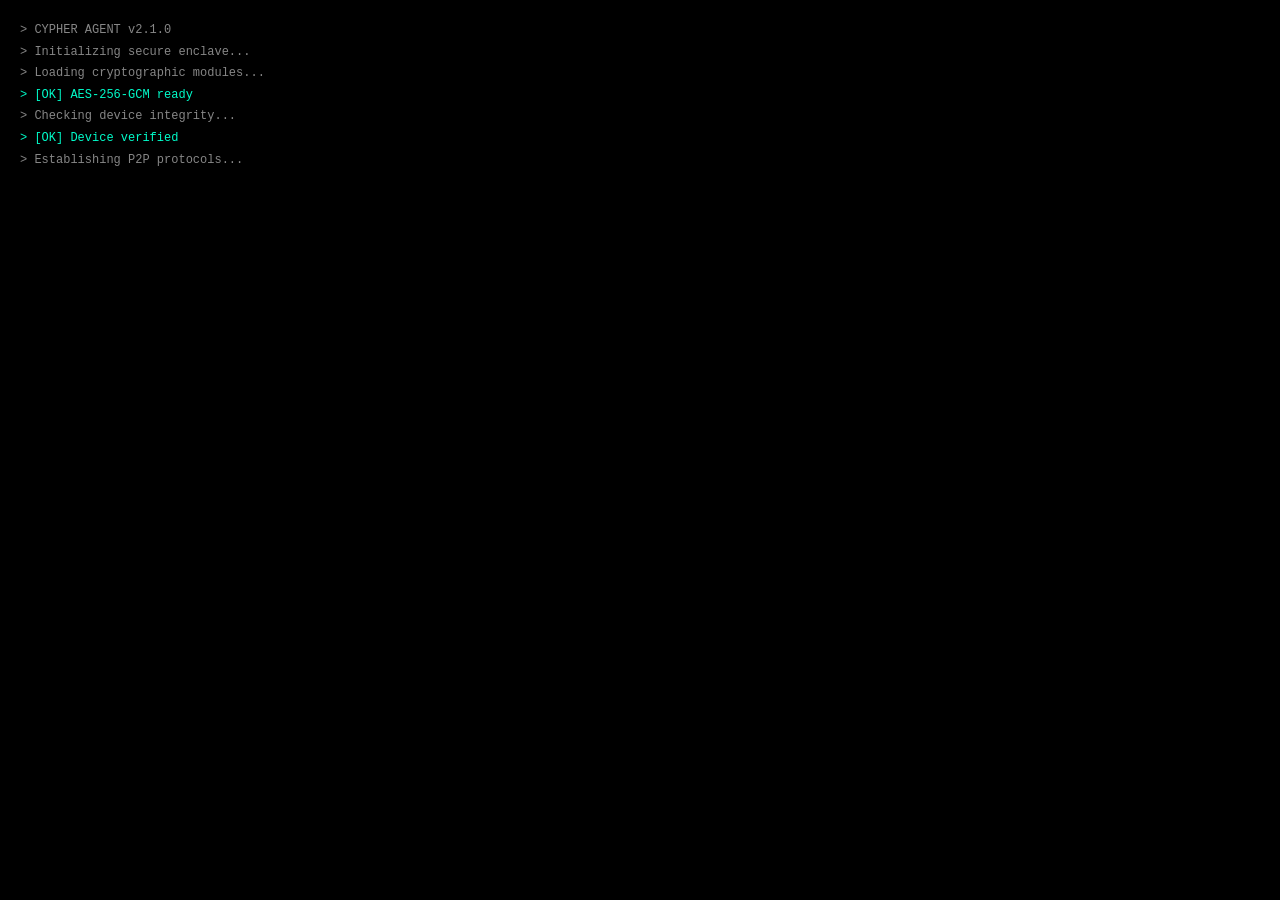
<file: docs/agent-ui-cypher.html>
<!DOCTYPE html>
<html lang="en">
<head>
    <meta charset="UTF-8">
    <meta name="viewport" content="width=device-width, initial-scale=1.0, maximum-scale=1.0, user-scalable=no">
    <title>CYPHER Agent</title>
    <style>
        /* --- CYPHER Design Tokens --- */
        :root {
            --cypher-text-bright: #ffffff;
            --cypher-text: #aaaaaa;
            --cypher-text-dim: #888888;
            --cypher-text-muted: #666666;
            --cypher-text-faint: #444444;
            --cypher-text-ghost: #333333;

            --cypher-bg-darkest: #000000;
            --cypher-bg-dark: #0a0a0a;
            --cypher-bg: #111111;
            --cypher-bg-light: #1a1a1a;
        }

        /* Default Theme (Cyan) */
        body {
            --cypher-primary: #00FFCC;
            --cypher-primary-dim: #00CCAA;
            --cypher-primary-glow: rgba(0, 255, 204, 0.5);
            --cypher-primary-subtle: rgba(0, 255, 204, 0.2);
            --cypher-primary-faint: rgba(0, 255, 204, 0.1);
        }

        /* Matrix Theme */
        body.theme-matrix {
            --cypher-primary: #00FF41;
            --cypher-primary-dim: #00CC33;
            --cypher-primary-glow: rgba(0, 255, 65, 0.5);
            --cypher-primary-subtle: rgba(0, 255, 65, 0.2);
            --cypher-primary-faint: rgba(0, 255, 65, 0.1);
        }

        /* --- Reset --- */
        * {
            box-sizing: border-box;
            margin: 0;
            padding: 0;
            user-select: none;
            -webkit-tap-highlight-color: transparent;
        }

        body {
            font-family: 'Courier New', Consolas, Monaco, monospace;
            background: var(--cypher-bg-darkest);
            color: var(--cypher-primary);
            min-height: 100vh;
            overflow: hidden;
            touch-action: manipulation;
        }

        /* --- Boot Screen --- */
        #boot-screen {
            position: fixed;
            inset: 0;
            background: var(--cypher-bg-darkest);
            z-index: 2000;
            padding: 20px;
            display: flex;
            flex-direction: column;
            overflow: hidden;
        }

        #boot-log {
            font-size: 12px;
            line-height: 1.8;
        }

        .boot-line {
            opacity: 0;
            animation: fadeIn 0.3s forwards;
        }

        .boot-line.dim { color: var(--cypher-text-dim); }
        .boot-line.success { color: var(--cypher-primary); }

        @keyframes fadeIn {
            to { opacity: 1; }
        }

        /* --- Lock Screen --- */
        #lock-screen {
            position: fixed;
            inset: 0;
            background: var(--cypher-bg-darkest);
            z-index: 1000;
            display: none;
            flex-direction: column;
            align-items: center;
            justify-content: center;
        }

        .lock-time {
            font-size: 4rem;
            font-weight: bold;
            text-shadow: 0 0 30px var(--cypher-primary-glow);
            margin-bottom: 8px;
        }

        .lock-date {
            font-size: 10px;
            color: var(--cypher-text-dim);
            text-transform: uppercase;
            letter-spacing: 2px;
            margin-bottom: 60px;
        }

        .lock-status {
            font-size: 9px;
            color: var(--cypher-text-muted);
            text-transform: uppercase;
            letter-spacing: 1px;
            margin-bottom: 40px;
        }

        .swipe-track {
            width: 220px;
            height: 50px;
            border: 1px solid var(--cypher-primary);
            border-radius: 25px;
            display: flex;
            align-items: center;
            padding: 5px;
            position: relative;
        }

        .swipe-handle {
            width: 40px;
            height: 40px;
            background: var(--cypher-primary);
            border-radius: 50%;
            display: flex;
            align-items: center;
            justify-content: center;
            color: var(--cypher-bg-darkest);
            font-size: 14px;
            touch-action: none;
            cursor: pointer;
            box-shadow: 0 0 15px var(--cypher-primary-glow);
        }

        .swipe-text {
            position: absolute;
            width: 100%;
            text-align: center;
            font-size: 9px;
            text-transform: uppercase;
            letter-spacing: 2px;
            pointer-events: none;
            opacity: 0.4;
        }

        /* --- Status Bar --- */
        .status-bar {
            position: fixed;
            top: 0;
            left: 0;
            right: 0;
            height: 32px;
            background: var(--cypher-bg-darkest);
            border-bottom: 1px solid var(--cypher-primary-subtle);
            display: flex;
            align-items: center;
            justify-content: space-between;
            padding: 0 16px;
            font-size: 10px;
            z-index: 100;
        }

        .status-bar .system-name {
            display: flex;
            align-items: center;
            gap: 6px;
            font-weight: bold;
            letter-spacing: 0.1em;
        }

        .status-bar .clock {
            font-size: 12px;
        }

        .connection-dot {
            width: 6px;
            height: 6px;
            border-radius: 50%;
            background: var(--cypher-text-muted);
        }

        .connection-dot.connected {
            background: var(--cypher-primary);
            box-shadow: 0 0 8px var(--cypher-primary-glow);
        }

        /* --- Main Area --- */
        .main-area {
            padding-top: 48px;
            padding-bottom: 80px;
            min-height: 100vh;
            overflow-y: auto;
        }

        /* --- Icon Grid --- */
        .icon-grid {
            display: grid;
            grid-template-columns: repeat(3, 1fr);
            gap: 24px;
            padding: 24px;
            max-width: 320px;
            margin: 0 auto;
        }

        .app-icon {
            display: flex;
            flex-direction: column;
            align-items: center;
            gap: 8px;
            cursor: pointer;
        }

        .app-icon-box {
            width: 56px;
            height: 56px;
            border: 1px solid var(--cypher-primary-subtle);
            display: flex;
            align-items: center;
            justify-content: center;
            position: relative;
            transition: all 0.15s;
        }

        .app-icon-box svg {
            width: 24px;
            height: 24px;
            stroke: var(--cypher-primary);
            stroke-width: 1.5;
            fill: none;
        }

        .app-icon-box::before {
            content: '';
            position: absolute;
            inset: 0;
            background-image: repeating-conic-gradient(var(--cypher-primary) 0% 25%, transparent 0% 50%);
            background-size: 2px 2px;
            opacity: 0;
            transition: opacity 0.15s;
        }

        .app-icon:active .app-icon-box::before {
            opacity: 0.5;
        }

        .app-icon:active .app-icon-box {
            border-color: var(--cypher-primary);
            box-shadow: 0 0 15px var(--cypher-primary-glow);
        }

        .app-icon-label {
            font-size: 9px;
            text-transform: uppercase;
            letter-spacing: 0.1em;
            color: var(--cypher-text-dim);
        }

        .app-icon:active .app-icon-label {
            color: var(--cypher-primary);
        }

        /* --- App Screens --- */
        .app-screen {
            position: fixed;
            top: 32px;
            left: 0;
            right: 0;
            bottom: 64px;
            background: var(--cypher-bg-darkest);
            z-index: 50;
            display: none;
            flex-direction: column;
            transform: translateY(20px);
            opacity: 0;
            transition: transform 0.2s, opacity 0.2s;
        }

        .app-screen.active {
            display: flex;
            transform: translateY(0);
            opacity: 1;
        }

        .app-header {
            height: 44px;
            border-bottom: 1px solid var(--cypher-primary-subtle);
            display: flex;
            align-items: center;
            justify-content: space-between;
            padding: 0 16px;
            background: var(--cypher-bg);
        }

        .app-title {
            font-size: 11px;
            font-weight: bold;
            text-transform: uppercase;
            letter-spacing: 0.1em;
        }

        .app-close {
            width: 32px;
            height: 32px;
            display: flex;
            align-items: center;
            justify-content: center;
            cursor: pointer;
            opacity: 0.6;
        }

        .app-close:active {
            opacity: 1;
        }

        .app-body {
            flex: 1;
            overflow-y: auto;
            padding: 16px;
        }

        /* --- Profile Card --- */
        .profile-card {
            text-align: center;
            padding: 24px 16px;
        }

        .profile-avatar {
            width: 100px;
            height: 100px;
            border-radius: 50%;
            border: 2px solid var(--cypher-primary);
            margin: 0 auto 16px;
            display: flex;
            align-items: center;
            justify-content: center;
            font-size: 32px;
            background: var(--cypher-bg);
            box-shadow: 0 0 30px var(--cypher-primary-glow);
        }

        .profile-codename {
            font-size: 20px;
            font-weight: bold;
            margin-bottom: 4px;
            text-shadow: 0 0 10px var(--cypher-primary-glow);
        }

        .profile-level {
            font-size: 10px;
            color: var(--cypher-text-dim);
            text-transform: uppercase;
            letter-spacing: 0.1em;
            margin-bottom: 24px;
        }

        .profile-stats {
            display: grid;
            grid-template-columns: repeat(3, 1fr);
            gap: 16px;
            padding: 16px;
            border: 1px solid var(--cypher-primary-subtle);
            background: var(--cypher-bg);
        }

        .stat-item {
            text-align: center;
        }

        .stat-value {
            font-size: 20px;
            font-weight: bold;
            margin-bottom: 4px;
        }

        .stat-label {
            font-size: 8px;
            color: var(--cypher-text-muted);
            text-transform: uppercase;
            letter-spacing: 0.05em;
        }

        /* --- Scanner Screen --- */
        .scanner-container {
            display: flex;
            flex-direction: column;
            align-items: center;
            padding: 24px;
        }

        .scanner-frame {
            width: 200px;
            height: 200px;
            border: 2px solid var(--cypher-primary);
            position: relative;
            margin-bottom: 24px;
            display: flex;
            align-items: center;
            justify-content: center;
        }

        .scanner-corner {
            position: absolute;
            width: 20px;
            height: 20px;
            border: 2px solid var(--cypher-primary);
        }

        .scanner-corner.tl { top: -2px; left: -2px; border-right: none; border-bottom: none; }
        .scanner-corner.tr { top: -2px; right: -2px; border-left: none; border-bottom: none; }
        .scanner-corner.bl { bottom: -2px; left: -2px; border-right: none; border-top: none; }
        .scanner-corner.br { bottom: -2px; right: -2px; border-left: none; border-top: none; }

        .scanner-line {
            position: absolute;
            left: 0;
            right: 0;
            height: 2px;
            background: var(--cypher-primary);
            box-shadow: 0 0 10px var(--cypher-primary-glow);
            animation: scanLine 2s linear infinite;
        }

        @keyframes scanLine {
            0% { top: 0; }
            50% { top: calc(100% - 2px); }
            100% { top: 0; }
        }

        .scanner-text {
            font-size: 10px;
            color: var(--cypher-text-dim);
            text-transform: uppercase;
            letter-spacing: 0.1em;
            text-align: center;
        }

        .scanner-text.highlight {
            color: var(--cypher-primary);
            margin-top: 8px;
        }

        /* --- Intel List --- */
        .intel-list {
            display: flex;
            flex-direction: column;
            gap: 12px;
        }

        .intel-item {
            border: 1px solid var(--cypher-primary-subtle);
            padding: 12px;
            position: relative;
            cursor: pointer;
        }

        .intel-item::before {
            content: '';
            position: absolute;
            inset: 0;
            background-image: repeating-conic-gradient(var(--cypher-primary) 0% 25%, transparent 0% 50%);
            background-size: 2px 2px;
            opacity: 0;
            transition: opacity 0.1s;
        }

        .intel-item:active::before {
            opacity: 0.2;
        }

        .intel-item-header {
            display: flex;
            justify-content: space-between;
            align-items: center;
            margin-bottom: 4px;
        }

        .intel-item-name {
            font-size: 12px;
            font-weight: bold;
            position: relative;
        }

        .intel-item-badge {
            font-size: 8px;
            padding: 2px 6px;
            border: 1px solid var(--cypher-primary);
            text-transform: uppercase;
            letter-spacing: 0.05em;
            position: relative;
        }

        .intel-item-meta {
            font-size: 9px;
            color: var(--cypher-text-muted);
            position: relative;
        }

        /* --- Settings List --- */
        .settings-list {
            display: flex;
            flex-direction: column;
        }

        .settings-item {
            display: flex;
            justify-content: space-between;
            align-items: center;
            padding: 16px 0;
            border-bottom: 1px solid var(--cypher-primary-subtle);
        }

        .settings-label {
            font-size: 12px;
        }

        .settings-value {
            font-size: 11px;
            color: var(--cypher-text-dim);
        }

        .toggle-switch {
            width: 40px;
            height: 22px;
            border: 1px solid var(--cypher-primary);
            border-radius: 11px;
            position: relative;
            cursor: pointer;
        }

        .toggle-switch::after {
            content: '';
            position: absolute;
            top: 3px;
            left: 3px;
            width: 14px;
            height: 14px;
            background: var(--cypher-primary);
            border-radius: 50%;
            transition: transform 0.2s;
        }

        .toggle-switch.active::after {
            transform: translateX(18px);
        }

        /* --- Dock --- */
        .dock {
            position: fixed;
            bottom: 0;
            left: 0;
            right: 0;
            height: 64px;
            background: var(--cypher-bg-darkest);
            border-top: 1px solid var(--cypher-primary-subtle);
            display: flex;
            justify-content: space-around;
            align-items: center;
            padding-bottom: env(safe-area-inset-bottom);
            z-index: 100;
        }

        .dock-btn {
            display: flex;
            flex-direction: column;
            align-items: center;
            gap: 4px;
            cursor: pointer;
            padding: 8px 16px;
            opacity: 0.6;
            transition: opacity 0.15s;
        }

        .dock-btn:active,
        .dock-btn.active {
            opacity: 1;
        }

        .dock-btn svg {
            width: 20px;
            height: 20px;
            stroke: var(--cypher-primary);
            stroke-width: 1.5;
            fill: none;
        }

        .dock-btn-label {
            font-size: 8px;
            text-transform: uppercase;
            letter-spacing: 0.05em;
        }

        /* --- CRT Overlay --- */
        .crt-overlay {
            position: fixed;
            inset: 0;
            pointer-events: none;
            z-index: 9999;
            background: repeating-linear-gradient(
                0deg,
                rgba(0, 0, 0, 0.1) 0px,
                rgba(0, 0, 0, 0.1) 1px,
                transparent 1px,
                transparent 2px
            );
            opacity: 0.3;
        }

        /* Hidden by default */
        #main-ui { display: none; }
    </style>
</head>
<body>
    <div class="crt-overlay"></div>

    <!-- Boot Screen -->
    <div id="boot-screen">
        <div id="boot-log"></div>
    </div>

    <!-- Lock Screen -->
    <div id="lock-screen">
        <div class="lock-time" id="lockTime">00:00</div>
        <div class="lock-date" id="lockDate">Loading...</div>
        <div class="lock-status">CYPHER AGENT v2.1</div>
        <div class="swipe-track">
            <span class="swipe-text">Slide to unlock</span>
            <div class="swipe-handle" id="swipeHandle">→</div>
        </div>
    </div>

    <!-- Main UI -->
    <div id="main-ui">
        <!-- Status Bar -->
        <div class="status-bar">
            <div class="system-name">
                <div class="connection-dot" id="connectionDot"></div>
                <span>CYPHER</span>
            </div>
            <div class="clock" id="topClock">00:00</div>
        </div>

        <!-- Main Area with Icon Grid -->
        <div class="main-area">
            <div class="icon-grid">
                <div class="app-icon" onclick="openApp('scanner')">
                    <div class="app-icon-box">
                        <svg viewBox="0 0 24 24"><path d="M3 7V5a2 2 0 0 1 2-2h2M17 3h2a2 2 0 0 1 2 2v2M21 17v2a2 2 0 0 1-2 2h-2M7 21H5a2 2 0 0 1-2-2v-2"/><rect x="7" y="7" width="10" height="10"/></svg>
                    </div>
                    <span class="app-icon-label">Scan</span>
                </div>
                <div class="app-icon" onclick="openApp('profile')">
                    <div class="app-icon-box">
                        <svg viewBox="0 0 24 24"><circle cx="12" cy="8" r="4"/><path d="M20 21a8 8 0 1 0-16 0"/></svg>
                    </div>
                    <span class="app-icon-label">Profile</span>
                </div>
                <div class="app-icon" onclick="openApp('intel')">
                    <div class="app-icon-box">
                        <svg viewBox="0 0 24 24"><path d="M14.5 2H6a2 2 0 0 0-2 2v16a2 2 0 0 0 2 2h12a2 2 0 0 0 2-2V7.5L14.5 2z"/><polyline points="14 2 14 8 20 8"/></svg>
                    </div>
                    <span class="app-icon-label">Intel</span>
                </div>
                <div class="app-icon" onclick="openApp('comms')">
                    <div class="app-icon-box">
                        <svg viewBox="0 0 24 24"><path d="M21 15a2 2 0 0 1-2 2H7l-4 4V5a2 2 0 0 1 2-2h14a2 2 0 0 1 2 2z"/></svg>
                    </div>
                    <span class="app-icon-label">Comms</span>
                </div>
                <div class="app-icon" onclick="openApp('settings')">
                    <div class="app-icon-box">
                        <svg viewBox="0 0 24 24"><circle cx="12" cy="12" r="3"/><path d="M19.4 15a1.65 1.65 0 0 0 .33 1.82l.06.06a2 2 0 0 1 0 2.83 2 2 0 0 1-2.83 0l-.06-.06a1.65 1.65 0 0 0-1.82-.33 1.65 1.65 0 0 0-1 1.51V21a2 2 0 0 1-2 2 2 2 0 0 1-2-2v-.09A1.65 1.65 0 0 0 9 19.4a1.65 1.65 0 0 0-1.82.33l-.06.06a2 2 0 0 1-2.83 0 2 2 0 0 1 0-2.83l.06-.06a1.65 1.65 0 0 0 .33-1.82 1.65 1.65 0 0 0-1.51-1H3a2 2 0 0 1-2-2 2 2 0 0 1 2-2h.09A1.65 1.65 0 0 0 4.6 9a1.65 1.65 0 0 0-.33-1.82l-.06-.06a2 2 0 0 1 0-2.83 2 2 0 0 1 2.83 0l.06.06a1.65 1.65 0 0 0 1.82.33H9a1.65 1.65 0 0 0 1-1.51V3a2 2 0 0 1 2-2 2 2 0 0 1 2 2v.09a1.65 1.65 0 0 0 1 1.51 1.65 1.65 0 0 0 1.82-.33l.06-.06a2 2 0 0 1 2.83 0 2 2 0 0 1 0 2.83l-.06.06a1.65 1.65 0 0 0-.33 1.82V9a1.65 1.65 0 0 0 1.51 1H21a2 2 0 0 1 2 2 2 2 0 0 1-2 2h-.09a1.65 1.65 0 0 0-1.51 1z"/></svg>
                    </div>
                    <span class="app-icon-label">Config</span>
                </div>
                <div class="app-icon" onclick="toggleTheme()">
                    <div class="app-icon-box">
                        <svg viewBox="0 0 24 24"><circle cx="12" cy="12" r="5"/><line x1="12" y1="1" x2="12" y2="3"/><line x1="12" y1="21" x2="12" y2="23"/><line x1="4.22" y1="4.22" x2="5.64" y2="5.64"/><line x1="18.36" y1="18.36" x2="19.78" y2="19.78"/><line x1="1" y1="12" x2="3" y2="12"/><line x1="21" y1="12" x2="23" y2="12"/><line x1="4.22" y1="19.78" x2="5.64" y2="18.36"/><line x1="18.36" y1="5.64" x2="19.78" y2="4.22"/></svg>
                    </div>
                    <span class="app-icon-label">Theme</span>
                </div>
            </div>
        </div>

        <!-- App: Scanner -->
        <div class="app-screen" id="app-scanner">
            <div class="app-header">
                <span class="app-title">Terminal Scanner</span>
                <div class="app-close" onclick="closeApp('scanner')">✕</div>
            </div>
            <div class="app-body">
                <div class="scanner-container">
                    <div class="scanner-frame">
                        <div class="scanner-corner tl"></div>
                        <div class="scanner-corner tr"></div>
                        <div class="scanner-corner bl"></div>
                        <div class="scanner-corner br"></div>
                        <div class="scanner-line"></div>
                        <svg width="48" height="48" viewBox="0 0 24 24" fill="none" stroke="var(--cypher-primary)" stroke-width="1" opacity="0.3">
                            <rect x="3" y="3" width="18" height="18" rx="2"/>
                            <path d="M7 7h3v3H7zM14 7h3v3h-3zM7 14h3v3H7z"/>
                        </svg>
                    </div>
                    <div class="scanner-text">Point camera at Terminal QR code</div>
                    <div class="scanner-text highlight">Waiting for QR...</div>
                </div>
            </div>
        </div>

        <!-- App: Profile -->
        <div class="app-screen" id="app-profile">
            <div class="app-header">
                <span class="app-title">Agent Profile</span>
                <div class="app-close" onclick="closeApp('profile')">✕</div>
            </div>
            <div class="app-body">
                <div class="profile-card">
                    <div class="profile-avatar">◇</div>
                    <div class="profile-codename">GHOST</div>
                    <div class="profile-level">Clearance Level 3</div>
                    <div class="profile-stats">
                        <div class="stat-item">
                            <div class="stat-value">12</div>
                            <div class="stat-label">Missions</div>
                        </div>
                        <div class="stat-item">
                            <div class="stat-value">47</div>
                            <div class="stat-label">Intel</div>
                        </div>
                        <div class="stat-item">
                            <div class="stat-value">89%</div>
                            <div class="stat-label">Rating</div>
                        </div>
                    </div>
                </div>
            </div>
        </div>

        <!-- App: Intel -->
        <div class="app-screen" id="app-intel">
            <div class="app-header">
                <span class="app-title">Downloaded Intel</span>
                <div class="app-close" onclick="closeApp('intel')">✕</div>
            </div>
            <div class="app-body">
                <div class="intel-list">
                    <div class="intel-item" onclick="triggerHaptic(10)">
                        <div class="intel-item-header">
                            <span class="intel-item-name">OPERATION_NEXUS.md</span>
                            <span class="intel-item-badge">Secret</span>
                        </div>
                        <div class="intel-item-meta">Downloaded 2h ago • 4.2 KB</div>
                    </div>
                    <div class="intel-item" onclick="triggerHaptic(10)">
                        <div class="intel-item-header">
                            <span class="intel-item-name">PERSONNEL_CHEN.md</span>
                            <span class="intel-item-badge">Conf</span>
                        </div>
                        <div class="intel-item-meta">Downloaded 1d ago • 2.8 KB</div>
                    </div>
                    <div class="intel-item" onclick="triggerHaptic(10)">
                        <div class="intel-item-header">
                            <span class="intel-item-name">INTERCEPT_7734.md</span>
                            <span class="intel-item-badge">Secret</span>
                        </div>
                        <div class="intel-item-meta">Downloaded 3d ago • 1.5 KB</div>
                    </div>
                </div>
            </div>
        </div>

        <!-- App: Comms -->
        <div class="app-screen" id="app-comms">
            <div class="app-header">
                <span class="app-title">Communications</span>
                <div class="app-close" onclick="closeApp('comms')">✕</div>
            </div>
            <div class="app-body">
                <div style="text-align: center; padding: 40px 20px; color: var(--cypher-text-muted);">
                    <svg width="48" height="48" viewBox="0 0 24 24" fill="none" stroke="currentColor" stroke-width="1" style="margin: 0 auto 16px; opacity: 0.5;">
                        <path d="M21 15a2 2 0 0 1-2 2H7l-4 4V5a2 2 0 0 1 2-2h14a2 2 0 0 1 2 2z"/>
                    </svg>
                    <div style="font-size: 11px; text-transform: uppercase; letter-spacing: 0.1em;">No messages</div>
                    <div style="font-size: 10px; margin-top: 8px; opacity: 0.6;">Connect to Terminal to receive comms</div>
                </div>
            </div>
        </div>

        <!-- App: Settings -->
        <div class="app-screen" id="app-settings">
            <div class="app-header">
                <span class="app-title">Configuration</span>
                <div class="app-close" onclick="closeApp('settings')">✕</div>
            </div>
            <div class="app-body">
                <div class="settings-list">
                    <div class="settings-item">
                        <span class="settings-label">Theme</span>
                        <span class="settings-value" onclick="toggleTheme()">Cyan / Matrix</span>
                    </div>
                    <div class="settings-item">
                        <span class="settings-label">Haptic Feedback</span>
                        <div class="toggle-switch active" onclick="this.classList.toggle('active'); triggerHaptic(10);"></div>
                    </div>
                    <div class="settings-item">
                        <span class="settings-label">CRT Effect</span>
                        <div class="toggle-switch active" onclick="this.classList.toggle('active'); document.querySelector('.crt-overlay').style.display = this.classList.contains('active') ? 'block' : 'none';"></div>
                    </div>
                    <div class="settings-item">
                        <span class="settings-label">Agent ID</span>
                        <span class="settings-value">AG-7734-X</span>
                    </div>
                    <div class="settings-item">
                        <span class="settings-label">Version</span>
                        <span class="settings-value">2.1.0</span>
                    </div>
                </div>
            </div>
        </div>

        <!-- Dock -->
        <div class="dock">
            <div class="dock-btn active" onclick="goHome()">
                <svg viewBox="0 0 24 24"><path d="M3 9l9-7 9 7v11a2 2 0 0 1-2 2H5a2 2 0 0 1-2-2z"/><polyline points="9 22 9 12 15 12 15 22"/></svg>
                <span class="dock-btn-label">Home</span>
            </div>
            <div class="dock-btn" onclick="openApp('scanner')">
                <svg viewBox="0 0 24 24"><path d="M3 7V5a2 2 0 0 1 2-2h2M17 3h2a2 2 0 0 1 2 2v2M21 17v2a2 2 0 0 1-2 2h-2M7 21H5a2 2 0 0 1-2-2v-2"/></svg>
                <span class="dock-btn-label">Scan</span>
            </div>
            <div class="dock-btn" onclick="openApp('intel')">
                <svg viewBox="0 0 24 24"><path d="M14.5 2H6a2 2 0 0 0-2 2v16a2 2 0 0 0 2 2h12a2 2 0 0 0 2-2V7.5L14.5 2z"/><polyline points="14 2 14 8 20 8"/></svg>
                <span class="dock-btn-label">Intel</span>
            </div>
        </div>
    </div>

    <script>
        /* --- Boot Sequence --- */
        const bootLines = [
            { text: '> CYPHER AGENT v2.1.0', dim: true },
            { text: '> Initializing secure enclave...', dim: true },
            { text: '> Loading cryptographic modules...', dim: true },
            { text: '> [OK] AES-256-GCM ready', dim: false },
            { text: '> Checking device integrity...', dim: true },
            { text: '> [OK] Device verified', dim: false },
            { text: '> Establishing P2P protocols...', dim: true },
            { text: '> [OK] WebRTC initialized', dim: false },
            { text: '> System ready.', dim: false },
        ];

        let bootIndex = 0;

        function runBoot() {
            const log = document.getElementById('boot-log');

            if (bootIndex < bootLines.length) {
                const line = bootLines[bootIndex];
                const p = document.createElement('div');
                p.className = 'boot-line' + (line.dim ? ' dim' : ' success');
                p.textContent = line.text;
                p.style.animationDelay = '0s';
                log.appendChild(p);
                bootIndex++;
                setTimeout(runBoot, 150 + Math.random() * 100);
            } else {
                setTimeout(() => {
                    document.getElementById('boot-screen').style.display = 'none';
                    document.getElementById('lock-screen').style.display = 'flex';
                }, 500);
            }
        }

        /* --- Lock Screen --- */
        const swipeHandle = document.getElementById('swipeHandle');
        const swipeTrack = document.querySelector('.swipe-track');
        let startX = 0;
        let isSwiping = false;

        swipeHandle.addEventListener('touchstart', (e) => {
            startX = e.touches[0].clientX;
            isSwiping = true;
            triggerHaptic(10);
        });

        swipeHandle.addEventListener('touchmove', (e) => {
            if (!isSwiping) return;
            let dx = e.touches[0].clientX - startX;
            const maxX = swipeTrack.offsetWidth - swipeHandle.offsetWidth - 10;
            dx = Math.max(0, Math.min(dx, maxX));
            swipeHandle.style.transform = `translateX(${dx}px)`;

            if (dx >= maxX) {
                isSwiping = false;
                unlock();
            }
        });

        swipeHandle.addEventListener('touchend', () => {
            if (isSwiping) {
                swipeHandle.style.transform = 'translateX(0)';
                isSwiping = false;
            }
        });

        // Click for desktop testing
        swipeHandle.addEventListener('click', unlock);

        function unlock() {
            triggerHaptic([30, 50, 30]);
            document.getElementById('lock-screen').style.opacity = '0';
            document.getElementById('lock-screen').style.transition = 'opacity 0.3s';
            setTimeout(() => {
                document.getElementById('lock-screen').style.display = 'none';
                document.getElementById('main-ui').style.display = 'block';
            }, 300);
        }

        /* --- Apps --- */
        function openApp(id) {
            triggerHaptic(10);
            closeAllApps();
            const app = document.getElementById(`app-${id}`);
            if (app) {
                app.classList.add('active');
                updateDockState(id);
            }
        }

        function closeApp(id) {
            triggerHaptic(5);
            const app = document.getElementById(`app-${id}`);
            if (app) app.classList.remove('active');
            updateDockState(null);
        }

        function closeAllApps() {
            document.querySelectorAll('.app-screen').forEach(app => app.classList.remove('active'));
        }

        function goHome() {
            triggerHaptic(5);
            closeAllApps();
            updateDockState(null);
        }

        function updateDockState(activeApp) {
            document.querySelectorAll('.dock-btn').forEach(btn => btn.classList.remove('active'));
            if (!activeApp) {
                document.querySelector('.dock-btn').classList.add('active'); // Home
            }
        }

        /* --- Theme --- */
        function toggleTheme() {
            triggerHaptic(20);
            document.body.classList.toggle('theme-matrix');
        }

        /* --- Haptic --- */
        function triggerHaptic(pattern) {
            if ('vibrate' in navigator) {
                navigator.vibrate(pattern);
            }
        }

        /* --- Clock --- */
        function updateClock() {
            const now = new Date();
            const time = now.toLocaleTimeString([], { hour: '2-digit', minute: '2-digit', hour12: false });
            const date = now.toLocaleDateString('en-US', { weekday: 'long', month: 'short', day: 'numeric' });

            document.getElementById('lockTime').textContent = time;
            document.getElementById('lockDate').textContent = date;
            document.getElementById('topClock').textContent = time;
        }

        /* --- Init --- */
        updateClock();
        setInterval(updateClock, 1000);
        window.onload = runBoot;
    </script>
</body>
</html>
</file>
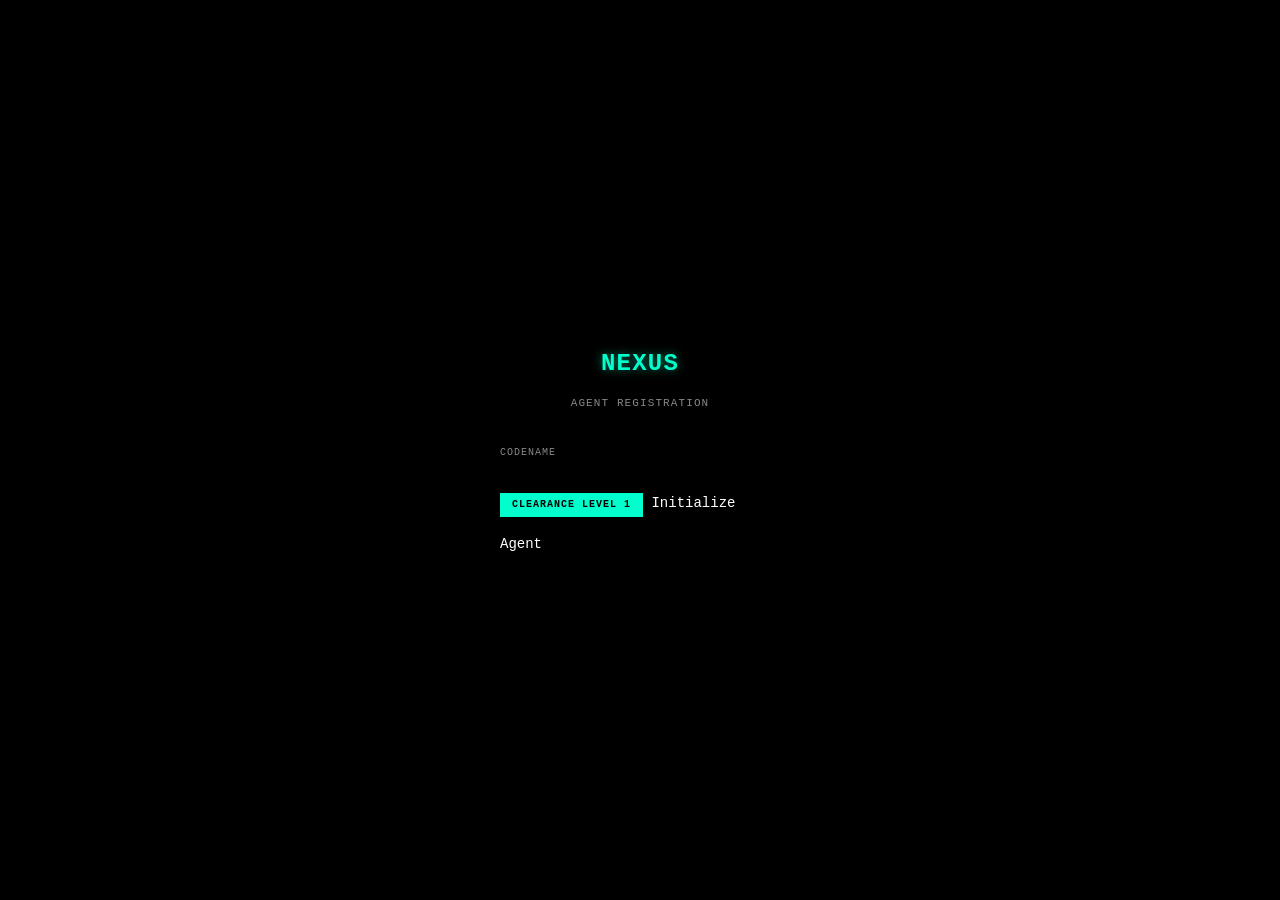
<file: docs/agent-ui-nexus.html>
<!DOCTYPE html>
<html lang="en">
<head>
  <meta charset="UTF-8">
  <meta name="viewport" content="width=device-width, initial-scale=1.0, user-scalable=no">
  <title>NEXUS Agent - Component Demo</title>
  <link rel="stylesheet" href="../shared/styles/base.css">
  <style>
    /* Mobile-first agent layout */
    .agent-app {
      display: flex;
      flex-direction: column;
      height: 100vh;
      height: 100dvh;
      overflow: hidden;
      background: var(--nx-bg);
    }

    /* ========== Setup View ========== */
    .setup-view {
      position: fixed;
      inset: 0;
      background: var(--nx-bg);
      z-index: 2000;
      display: flex;
      flex-direction: column;
      align-items: center;
      justify-content: center;
      padding: var(--nx-lg);
    }

    .setup-view.hidden { display: none; }

    .setup-title {
      font-size: 24px;
      font-weight: bold;
      color: var(--nx-primary);
      text-shadow: var(--nx-glow);
      margin-bottom: var(--nx-xs);
    }

    .setup-subtitle {
      font-size: 11px;
      color: var(--nx-fg-dim);
      text-transform: uppercase;
      letter-spacing: 0.1em;
      margin-bottom: var(--nx-xl);
    }

    .setup-form {
      width: 100%;
      max-width: 280px;
    }

    .setup-form .form-group {
      margin-bottom: var(--nx-md);
    }

    .setup-form .form-label {
      display: block;
      font-size: 10px;
      text-transform: uppercase;
      letter-spacing: 0.1em;
      color: var(--nx-fg-dim);
      margin-bottom: var(--nx-xs);
    }

    .setup-badge {
      display: inline-block;
      background: var(--nx-primary);
      color: var(--nx-bg);
      padding: 4px 12px;
      font-size: 10px;
      font-weight: bold;
      text-transform: uppercase;
      letter-spacing: 0.1em;
      margin: var(--nx-md) 0;
    }

    /* ========== Lock Screen ========== */
    .lock-screen {
      position: fixed;
      inset: 0;
      background: var(--nx-bg);
      z-index: 1500;
      display: none;
      flex-direction: column;
      align-items: center;
      justify-content: center;
    }

    .lock-screen.active { display: flex; }

    .lock-time {
      font-size: 4rem;
      font-weight: bold;
      color: var(--nx-primary);
      text-shadow: var(--nx-glow-lg);
      margin-bottom: var(--nx-xs);
    }

    .lock-date {
      font-size: 11px;
      color: var(--nx-fg-dim);
      text-transform: uppercase;
      letter-spacing: 0.15em;
      margin-bottom: var(--nx-xl);
    }

    .lock-avatar {
      margin-bottom: var(--nx-md);
    }

    .lock-codename {
      font-size: 14px;
      font-weight: bold;
      color: var(--nx-fg);
      text-transform: uppercase;
      letter-spacing: 0.1em;
      margin-bottom: var(--nx-xl);
    }

    .lock-status {
      font-size: 9px;
      color: var(--nx-fg-muted);
      text-transform: uppercase;
      letter-spacing: 0.1em;
      margin-bottom: var(--nx-lg);
    }

    /* ========== Boot Screen ========== */
    .boot-screen {
      position: fixed;
      inset: 0;
      background: var(--nx-bg);
      z-index: 1400;
      display: none;
      flex-direction: column;
      padding: var(--nx-lg);
      overflow: hidden;
    }

    .boot-screen.active { display: flex; }

    .boot-header {
      font-size: 10px;
      color: var(--nx-fg-dim);
      text-transform: uppercase;
      letter-spacing: 0.15em;
      margin-bottom: var(--nx-md);
      padding-bottom: var(--nx-sm);
      border-bottom: var(--nx-thin) solid var(--nx-border);
    }

    .boot-log {
      flex: 1;
      font-size: 12px;
      line-height: 1.8;
      overflow-y: auto;
    }

    .boot-line {
      opacity: 0;
      animation: bootFadeIn 0.15s forwards;
      white-space: nowrap;
    }

    .boot-line.dim { color: var(--nx-fg-dim); }
    .boot-line.success { color: var(--nx-primary); }
    .boot-line.error { color: #ff4444; }

    .boot-cursor {
      display: inline-block;
      width: 8px;
      height: 14px;
      background: var(--nx-primary);
      animation: blink 0.8s step-end infinite;
      vertical-align: text-bottom;
      margin-left: 2px;
    }

    @keyframes bootFadeIn {
      to { opacity: 1; }
    }

    @keyframes blink {
      0%, 100% { opacity: 1; }
      50% { opacity: 0; }
    }

    /* Swipe track */
    .swipe-track {
      width: 200px;
      height: 44px;
      border: var(--nx-thin) solid var(--nx-primary);
      display: flex;
      align-items: center;
      padding: 4px;
      position: relative;
    }

    .swipe-handle {
      width: 36px;
      height: 36px;
      background: var(--nx-primary);
      display: flex;
      align-items: center;
      justify-content: center;
      color: var(--nx-bg);
      font-size: 14px;
      cursor: pointer;
      box-shadow: var(--nx-glow);
      touch-action: none;
    }

    .swipe-text {
      position: absolute;
      width: 100%;
      text-align: center;
      font-size: 9px;
      text-transform: uppercase;
      letter-spacing: 0.15em;
      color: var(--nx-fg-muted);
      pointer-events: none;
    }

    /* ========== Main UI ========== */
    .main-ui {
      display: none;
      flex-direction: column;
      height: 100%;
    }

    .main-ui.active { display: flex; }

    /* Status bar */
    .status-bar {
      height: 36px;
      background: var(--nx-bg);
      border-bottom: var(--nx-thin) solid var(--nx-border);
      display: flex;
      align-items: center;
      justify-content: space-between;
      padding: 0 var(--nx-md);
      font-size: 11px;
    }

    .status-bar .system-name {
      display: flex;
      align-items: center;
      gap: var(--nx-xs);
      font-weight: bold;
      letter-spacing: 0.1em;
      color: var(--nx-primary);
    }

    .status-bar .clock {
      color: var(--nx-fg-dim);
    }

    /* Main area */
    .main-area {
      flex: 1;
      overflow-y: auto;
      padding: var(--nx-lg);
    }

    /* Icon grid */
    .icon-grid {
      display: grid;
      grid-template-columns: repeat(3, 1fr);
      gap: var(--nx-lg);
      max-width: 300px;
      margin: 0 auto;
    }

    .app-icon {
      display: flex;
      flex-direction: column;
      align-items: center;
      gap: var(--nx-sm);
      cursor: pointer;
    }

    .app-icon-box {
      width: 56px;
      height: 56px;
      border: var(--nx-thin) solid var(--nx-border);
      display: flex;
      align-items: center;
      justify-content: center;
      transition: all 0.15s;
    }

    .app-icon-box svg {
      width: 24px;
      height: 24px;
      stroke: var(--nx-primary);
      stroke-width: 1.5;
      fill: none;
    }

    .app-icon:active .app-icon-box {
      border-color: var(--nx-primary);
      box-shadow: var(--nx-glow);
    }

    .app-icon-label {
      font-size: 9px;
      text-transform: uppercase;
      letter-spacing: 0.1em;
      color: var(--nx-fg-dim);
    }

    .app-icon:active .app-icon-label {
      color: var(--nx-primary);
    }

    /* App screens */
    .app-screen {
      position: fixed;
      top: 36px;
      left: 0;
      right: 0;
      bottom: 64px;
      background: var(--nx-bg);
      z-index: 50;
      display: none;
      flex-direction: column;
    }

    .app-screen.active { display: flex; }

    .app-header {
      height: 44px;
      border-bottom: var(--nx-thin) solid var(--nx-border);
      display: flex;
      align-items: center;
      justify-content: space-between;
      padding: 0 var(--nx-md);
      background: var(--nx-bg-raised);
    }

    .app-title {
      font-size: 12px;
      font-weight: bold;
      text-transform: uppercase;
      letter-spacing: 0.1em;
    }

    .app-body {
      flex: 1;
      overflow-y: auto;
      padding: var(--nx-md);
    }

    /* Profile content */
    .profile-card {
      text-align: center;
      padding: var(--nx-md);
    }

    .profile-stats {
      display: grid;
      grid-template-columns: repeat(3, 1fr);
      gap: var(--nx-md);
      margin-top: var(--nx-lg);
      padding: var(--nx-md);
      border: var(--nx-thin) solid var(--nx-border);
    }

    .stat-value {
      font-size: 20px;
      font-weight: bold;
      color: var(--nx-primary);
    }

    .stat-label {
      font-size: 9px;
      color: var(--nx-fg-muted);
      text-transform: uppercase;
    }

    /* Intel list */
    .intel-item {
      border: var(--nx-thin) solid var(--nx-border);
      padding: var(--nx-md);
      margin-bottom: var(--nx-sm);
      cursor: pointer;
      transition: border-color 0.15s;
    }

    .intel-item:active {
      border-color: var(--nx-primary);
    }

    .intel-item-header {
      display: flex;
      justify-content: space-between;
      margin-bottom: var(--nx-xs);
    }

    .intel-item-name {
      font-size: 12px;
      font-weight: bold;
    }

    .intel-item-badge {
      font-size: 9px;
      padding: 2px 6px;
      border: var(--nx-thin) solid var(--nx-primary);
      text-transform: uppercase;
    }

    .intel-item-meta {
      font-size: 10px;
      color: var(--nx-fg-muted);
    }

    /* Settings */
    .settings-item {
      display: flex;
      justify-content: space-between;
      align-items: center;
      padding: var(--nx-md) 0;
      border-bottom: var(--nx-thin) solid var(--nx-border);
    }

    .settings-label { font-size: 12px; }
    .settings-value { font-size: 11px; color: var(--nx-fg-dim); }

    /* Dock */
    .dock {
      height: 64px;
      background: var(--nx-bg);
      border-top: var(--nx-thin) solid var(--nx-border);
      display: flex;
      justify-content: space-around;
      align-items: center;
      padding-bottom: env(safe-area-inset-bottom);
    }

    .dock-btn {
      display: flex;
      flex-direction: column;
      align-items: center;
      gap: 4px;
      cursor: pointer;
      padding: var(--nx-sm);
      opacity: 0.5;
      transition: opacity 0.15s;
    }

    .dock-btn:active, .dock-btn.active { opacity: 1; }

    .dock-btn svg {
      width: 22px;
      height: 22px;
      stroke: var(--nx-primary);
      stroke-width: 1.5;
      fill: none;
    }

    .dock-btn-label {
      font-size: 8px;
      text-transform: uppercase;
      letter-spacing: 0.05em;
      color: var(--nx-primary);
    }

    /* Scanner overlay (bottom sheet) */
    .scanner-sheet {
      display: none;
    }

    .scanner-sheet.active {
      display: block;
    }

    .scanner-content {
      display: flex;
      flex-direction: column;
      align-items: center;
      padding: var(--nx-lg);
    }

    .scanner-hint {
      font-size: 11px;
      color: var(--nx-fg-dim);
      text-align: center;
      margin-top: var(--nx-md);
    }
  </style>
</head>
<body>
  <div class="agent-app">
    <!-- Setup View -->
    <div class="setup-view" id="setup-view">
      <h1 class="setup-title">NEXUS</h1>
      <p class="setup-subtitle">Agent Registration</p>

      <nexus-avatar id="setup-avatar" size="120" editable></nexus-avatar>

      <div class="setup-form">
        <div class="form-group">
          <label class="form-label">Codename</label>
          <nexus-input id="input-codename" placeholder="Enter codename"></nexus-input>
        </div>

        <div class="setup-badge">Clearance Level 1</div>

        <nexus-button variant="primary" style="width: 100%; margin-top: var(--nx-md);" onclick="completeSetup()">
          Initialize Agent
        </nexus-button>
      </div>
    </div>

    <!-- Lock Screen -->
    <div class="lock-screen" id="lock-screen">
      <div class="lock-time" id="lock-time">00:00</div>
      <div class="lock-date" id="lock-date">Loading...</div>

      <div class="lock-avatar">
        <nexus-avatar id="lock-avatar" size="80"></nexus-avatar>
      </div>
      <div class="lock-codename" id="lock-codename">AGENT</div>

      <div class="lock-status">
        <nexus-status-badge id="lock-status" status="offline" label="Terminal"></nexus-status-badge>
      </div>

      <div class="swipe-track">
        <span class="swipe-text">Slide to unlock</span>
        <div class="swipe-handle" id="swipe-handle">&rarr;</div>
      </div>
    </div>

    <!-- Boot Screen -->
    <div class="boot-screen" id="boot-screen">
      <div class="boot-header">System Boot Sequence</div>
      <div class="boot-log" id="boot-log"></div>
    </div>

    <!-- Main UI -->
    <div class="main-ui" id="main-ui">
      <!-- Status Bar -->
      <div class="status-bar">
        <div class="system-name">
          <nexus-status-badge id="main-status" status="offline" size="sm"></nexus-status-badge>
          <span>NEXUS</span>
        </div>
        <div class="clock" id="top-clock">00:00</div>
      </div>

      <!-- Main Area -->
      <div class="main-area">
        <div class="icon-grid">
          <div class="app-icon" onclick="openScanner()">
            <div class="app-icon-box">
              <svg viewBox="0 0 24 24"><path d="M3 7V5a2 2 0 0 1 2-2h2M17 3h2a2 2 0 0 1 2 2v2M21 17v2a2 2 0 0 1-2 2h-2M7 21H5a2 2 0 0 1-2-2v-2"/><rect x="7" y="7" width="10" height="10"/></svg>
            </div>
            <span class="app-icon-label">Scan</span>
          </div>
          <div class="app-icon" onclick="openApp('profile')">
            <div class="app-icon-box">
              <svg viewBox="0 0 24 24"><circle cx="12" cy="8" r="4"/><path d="M20 21a8 8 0 1 0-16 0"/></svg>
            </div>
            <span class="app-icon-label">Profile</span>
          </div>
          <div class="app-icon" onclick="openApp('intel')">
            <div class="app-icon-box">
              <svg viewBox="0 0 24 24"><path d="M14.5 2H6a2 2 0 0 0-2 2v16a2 2 0 0 0 2 2h12a2 2 0 0 0 2-2V7.5L14.5 2z"/><polyline points="14 2 14 8 20 8"/></svg>
            </div>
            <span class="app-icon-label">Intel</span>
          </div>
          <div class="app-icon" onclick="openApp('comms')">
            <div class="app-icon-box">
              <svg viewBox="0 0 24 24"><path d="M21 15a2 2 0 0 1-2 2H7l-4 4V5a2 2 0 0 1 2-2h14a2 2 0 0 1 2 2z"/></svg>
            </div>
            <span class="app-icon-label">Comms</span>
          </div>
          <div class="app-icon" onclick="openApp('settings')">
            <div class="app-icon-box">
              <svg viewBox="0 0 24 24"><circle cx="12" cy="12" r="3"/><path d="M19.4 15a1.65 1.65 0 0 0 .33 1.82l.06.06a2 2 0 0 1 0 2.83 2 2 0 0 1-2.83 0l-.06-.06a1.65 1.65 0 0 0-1.82-.33 1.65 1.65 0 0 0-1 1.51V21a2 2 0 0 1-4 0v-.09A1.65 1.65 0 0 0 9 19.4a1.65 1.65 0 0 0-1.82.33l-.06.06a2 2 0 0 1-2.83 0 2 2 0 0 1 0-2.83l.06-.06a1.65 1.65 0 0 0 .33-1.82 1.65 1.65 0 0 0-1.51-1H3a2 2 0 0 1 0-4h.09A1.65 1.65 0 0 0 4.6 9a1.65 1.65 0 0 0-.33-1.82l-.06-.06a2 2 0 0 1 0-2.83 2 2 0 0 1 2.83 0l.06.06a1.65 1.65 0 0 0 1.82.33H9a1.65 1.65 0 0 0 1-1.51V3a2 2 0 0 1 4 0v.09a1.65 1.65 0 0 0 1 1.51 1.65 1.65 0 0 0 1.82-.33l.06-.06a2 2 0 0 1 2.83 0 2 2 0 0 1 0 2.83l-.06.06a1.65 1.65 0 0 0-.33 1.82V9a1.65 1.65 0 0 0 1.51 1H21a2 2 0 0 1 0 4h-.09a1.65 1.65 0 0 0-1.51 1z"/></svg>
            </div>
            <span class="app-icon-label">Config</span>
          </div>
          <div class="app-icon" onclick="lockDevice()">
            <div class="app-icon-box">
              <svg viewBox="0 0 24 24"><rect x="3" y="11" width="18" height="11" rx="2" ry="2"/><path d="M7 11V7a5 5 0 0 1 10 0v4"/></svg>
            </div>
            <span class="app-icon-label">Lock</span>
          </div>
        </div>
      </div>

      <!-- App: Profile -->
      <div class="app-screen" id="app-profile">
        <div class="app-header">
          <span class="app-title">Agent Profile</span>
          <nexus-button variant="ghost" icon="close" icon-only onclick="closeApp('profile')"></nexus-button>
        </div>
        <div class="app-body">
          <div class="profile-card">
            <nexus-avatar id="profile-avatar" size="100"></nexus-avatar>
            <div style="font-size: 20px; font-weight: bold; margin-top: var(--nx-md);" id="profile-codename">AGENT</div>
            <div style="font-size: 10px; color: var(--nx-fg-dim); text-transform: uppercase;">Clearance Level 1</div>
            <div class="profile-stats">
              <div><div class="stat-value">0</div><div class="stat-label">Missions</div></div>
              <div><div class="stat-value">3</div><div class="stat-label">Intel</div></div>
              <div><div class="stat-value">--</div><div class="stat-label">Rating</div></div>
            </div>
          </div>
        </div>
      </div>

      <!-- App: Intel -->
      <div class="app-screen" id="app-intel">
        <div class="app-header">
          <span class="app-title">Downloaded Intel</span>
          <nexus-button variant="ghost" icon="close" icon-only onclick="closeApp('intel')"></nexus-button>
        </div>
        <div class="app-body">
          <div class="intel-item">
            <div class="intel-item-header">
              <span class="intel-item-name">OPERATION_NEXUS.md</span>
              <span class="intel-item-badge">Secret</span>
            </div>
            <div class="intel-item-meta">Downloaded 2h ago - 4.2 KB</div>
          </div>
          <div class="intel-item">
            <div class="intel-item-header">
              <span class="intel-item-name">PERSONNEL_CHEN.md</span>
              <span class="intel-item-badge">Conf</span>
            </div>
            <div class="intel-item-meta">Downloaded 1d ago - 2.8 KB</div>
          </div>
          <div class="intel-item">
            <div class="intel-item-header">
              <span class="intel-item-name">INTERCEPT_7734.md</span>
              <span class="intel-item-badge">Secret</span>
            </div>
            <div class="intel-item-meta">Downloaded 3d ago - 1.5 KB</div>
          </div>
        </div>
      </div>

      <!-- App: Comms -->
      <div class="app-screen" id="app-comms">
        <div class="app-header">
          <span class="app-title">Communications</span>
          <nexus-button variant="ghost" icon="close" icon-only onclick="closeApp('comms')"></nexus-button>
        </div>
        <div class="app-body">
          <div style="text-align: center; padding: var(--nx-xl); color: var(--nx-fg-muted);">
            <svg width="48" height="48" viewBox="0 0 24 24" fill="none" stroke="currentColor" stroke-width="1" style="margin-bottom: var(--nx-md); opacity: 0.4;">
              <path d="M21 15a2 2 0 0 1-2 2H7l-4 4V5a2 2 0 0 1 2-2h14a2 2 0 0 1 2 2z"/>
            </svg>
            <div style="font-size: 11px; text-transform: uppercase;">No messages</div>
            <div style="font-size: 10px; margin-top: var(--nx-sm);">Connect to Terminal to receive comms</div>
          </div>
        </div>
      </div>

      <!-- App: Settings -->
      <div class="app-screen" id="app-settings">
        <div class="app-header">
          <span class="app-title">Configuration</span>
          <nexus-button variant="ghost" icon="close" icon-only onclick="closeApp('settings')"></nexus-button>
        </div>
        <div class="app-body">
          <div class="settings-item">
            <span class="settings-label">Terminal Status</span>
            <nexus-status-badge status="offline" size="sm"></nexus-status-badge>
          </div>
          <div class="settings-item">
            <span class="settings-label">Agent ID</span>
            <span class="settings-value" id="settings-agent-id">AG-0000-X</span>
          </div>
          <div class="settings-item">
            <span class="settings-label">Encryption</span>
            <span class="settings-value">AES-256-GCM</span>
          </div>
          <div class="settings-item">
            <span class="settings-label">Version</span>
            <span class="settings-value">2.1.0</span>
          </div>
          <div style="margin-top: var(--nx-xl);">
            <nexus-button variant="secondary" style="width: 100%;" onclick="resetAgent()">Reset Agent</nexus-button>
          </div>
        </div>
      </div>

      <!-- Dock -->
      <div class="dock">
        <div class="dock-btn active" onclick="goHome()">
          <svg viewBox="0 0 24 24"><path d="M3 9l9-7 9 7v11a2 2 0 0 1-2 2H5a2 2 0 0 1-2-2z"/><polyline points="9 22 9 12 15 12 15 22"/></svg>
          <span class="dock-btn-label">Home</span>
        </div>
        <div class="dock-btn" onclick="openScanner()">
          <svg viewBox="0 0 24 24"><path d="M3 7V5a2 2 0 0 1 2-2h2M17 3h2a2 2 0 0 1 2 2v2M21 17v2a2 2 0 0 1-2 2h-2M7 21H5a2 2 0 0 1-2-2v-2"/></svg>
          <span class="dock-btn-label">Scan</span>
        </div>
        <div class="dock-btn" onclick="openApp('intel')">
          <svg viewBox="0 0 24 24"><path d="M14.5 2H6a2 2 0 0 0-2 2v16a2 2 0 0 0 2 2h12a2 2 0 0 0 2-2V7.5L14.5 2z"/><polyline points="14 2 14 8 20 8"/></svg>
          <span class="dock-btn-label">Intel</span>
        </div>
      </div>
    </div>

    <!-- Scanner Bottom Sheet -->
    <nexus-overlay id="scanner-sheet" variant="sheet" title="Terminal Scanner">
      <div class="scanner-content">
        <nexus-scanner id="qr-scanner" size="220" label="Scan QR Code"></nexus-scanner>
        <p class="scanner-hint">Point camera at Terminal QR code to establish secure connection</p>
      </div>
      <nexus-button slot="footer" variant="secondary" onclick="closeScanner()">Cancel</nexus-button>
    </nexus-overlay>
  </div>

  <!-- Toast container -->
  <nexus-toast-container position="bottom-center"></nexus-toast-container>

  <script type="module">
    import '../shared/components/nexus-button.js';
    import '../shared/components/nexus-input.js';
    import '../shared/components/nexus-avatar.js';
    import '../shared/components/nexus-status-badge.js';
    import '../shared/components/nexus-scanner.js';
    import '../shared/components/nexus-overlay.js';
    import '../shared/components/nexus-toast.js';

    // State
    let agentProfile = { codename: '', avatar: '' };

    // Elements
    const setupView = document.getElementById('setup-view');
    const lockScreen = document.getElementById('lock-screen');
    const bootScreen = document.getElementById('boot-screen');
    const bootLog = document.getElementById('boot-log');
    const mainUI = document.getElementById('main-ui');
    const scannerSheet = document.getElementById('scanner-sheet');
    const qrScanner = document.getElementById('qr-scanner');

    // Boot sequence lines
    const bootLines = [
      { text: 'NEXUS AGENT OS v2.1.0', cls: 'success' },
      { text: 'Initializing secure environment...', cls: 'dim' },
      { text: '[OK] Cryptographic modules loaded', cls: '' },
      { text: '[OK] Secure enclave verified', cls: '' },
      { text: '[OK] Agent credentials validated', cls: '' },
      { text: 'Loading profile: ' + (agentProfile.codename || 'AGENT'), cls: 'dim' },
      { text: '[OK] Memory isolation active', cls: '' },
      { text: '[OK] Network stack initialized', cls: '' },
      { text: 'Scanning for Terminal signals...', cls: 'dim' },
      { text: '[--] No Terminal detected', cls: 'dim' },
      { text: '[OK] Offline mode enabled', cls: '' },
      { text: 'System ready.', cls: 'success' },
      { text: '> Entering main interface...', cls: 'success' }
    ];

    // Setup completion
    window.completeSetup = function() {
      const codenameInput = document.getElementById('input-codename');
      const setupAvatar = document.getElementById('setup-avatar');

      agentProfile.codename = (codenameInput?.value || 'SHADOW').toUpperCase();
      agentProfile.avatar = setupAvatar?.src || '';

      // Update all displays
      document.getElementById('lock-codename').textContent = agentProfile.codename;
      document.getElementById('profile-codename').textContent = agentProfile.codename;

      // Copy avatar
      if (agentProfile.avatar) {
        document.getElementById('lock-avatar').src = agentProfile.avatar;
        document.getElementById('profile-avatar').src = agentProfile.avatar;
      }

      // Generate agent ID
      const agentId = 'AG-' + Math.floor(1000 + Math.random() * 9000) + '-X';
      document.getElementById('settings-agent-id').textContent = agentId;

      // Transition to lock screen
      setupView.classList.add('hidden');
      lockScreen.classList.add('active');

      showToast(`Agent ${agentProfile.codename} initialized`);
    };

    // Lock screen swipe
    const swipeHandle = document.getElementById('swipe-handle');
    const swipeTrack = document.querySelector('.swipe-track');
    let startX = 0, isSwiping = false;

    swipeHandle.addEventListener('touchstart', (e) => {
      startX = e.touches[0].clientX;
      isSwiping = true;
    });

    swipeHandle.addEventListener('touchmove', (e) => {
      if (!isSwiping) return;
      let dx = e.touches[0].clientX - startX;
      const maxX = swipeTrack.offsetWidth - swipeHandle.offsetWidth - 8;
      dx = Math.max(0, Math.min(dx, maxX));
      swipeHandle.style.transform = `translateX(${dx}px)`;

      if (dx >= maxX) {
        isSwiping = false;
        unlock();
      }
    });

    swipeHandle.addEventListener('touchend', () => {
      if (isSwiping) {
        swipeHandle.style.transform = 'translateX(0)';
        isSwiping = false;
      }
    });

    // Click for desktop testing
    swipeHandle.addEventListener('click', unlock);

    function unlock() {
      lockScreen.style.opacity = '0';
      lockScreen.style.transition = 'opacity 0.3s';
      setTimeout(() => {
        lockScreen.classList.remove('active');
        lockScreen.style.opacity = '';
        // Start boot sequence instead of going directly to main UI
        runBoot();
      }, 300);
    }

    // Boot sequence animation
    function runBoot() {
      bootLog.innerHTML = '';
      bootScreen.classList.add('active');

      // Update the profile line with current codename
      bootLines[5] = { text: 'Loading profile: ' + (agentProfile.codename || 'AGENT'), cls: 'dim' };

      let i = 0;
      let cursor = null;

      const addLine = () => {
        // Remove cursor from previous line
        if (cursor) cursor.remove();

        if (i >= bootLines.length) {
          // Boot complete, transition to main UI
          setTimeout(() => {
            bootScreen.style.opacity = '0';
            bootScreen.style.transition = 'opacity 0.3s';
            setTimeout(() => {
              bootScreen.classList.remove('active');
              bootScreen.style.opacity = '';
              mainUI.classList.add('active');
            }, 300);
          }, 600);
          return;
        }

        const line = bootLines[i];
        const div = document.createElement('div');
        div.className = 'boot-line' + (line.cls ? ' ' + line.cls : '');
        div.textContent = line.text;

        // Add cursor to new line
        cursor = document.createElement('span');
        cursor.className = 'boot-cursor';
        div.appendChild(cursor);

        bootLog.appendChild(div);
        bootLog.scrollTop = bootLog.scrollHeight;
        i++;

        // Vary timing for realism
        const delay = line.cls === 'dim' ? 450 : 180;
        setTimeout(addLine, delay);
      };

      setTimeout(addLine, 400);
    }

    // Lock device
    window.lockDevice = function() {
      mainUI.classList.remove('active');
      closeAllApps();
      lockScreen.classList.add('active');
    };

    // Apps
    window.openApp = function(id) {
      closeAllApps();
      document.getElementById(`app-${id}`)?.classList.add('active');
    };

    window.closeApp = function(id) {
      document.getElementById(`app-${id}`)?.classList.remove('active');
    };

    function closeAllApps() {
      document.querySelectorAll('.app-screen').forEach(app => app.classList.remove('active'));
    }

    window.goHome = function() {
      closeAllApps();
    };

    // Scanner
    window.openScanner = function() {
      scannerSheet.show();
      qrScanner.active = true;
    };

    window.closeScanner = function() {
      qrScanner.active = false;
      scannerSheet.close();
    };

    qrScanner?.addEventListener('scan-success', (e) => {
      showToast(`Connected: ${e.detail.data.substring(0, 20)}...`);
      document.getElementById('main-status').status = 'online';
      document.getElementById('lock-status').status = 'online';
      closeScanner();
    });

    // Reset
    window.resetAgent = function() {
      mainUI.classList.remove('active');
      lockScreen.classList.remove('active');
      setupView.classList.remove('hidden');
      agentProfile = { codename: '', avatar: '' };
    };

    // Toast helper
    window.showToast = function(message) {
      document.querySelector('nexus-toast-container')?.info(message, 3000);
    };

    // Clock
    function updateClock() {
      const now = new Date();
      const time = now.toLocaleTimeString([], { hour: '2-digit', minute: '2-digit', hour12: false });
      const date = now.toLocaleDateString('en-US', { weekday: 'long', month: 'short', day: 'numeric' });

      document.getElementById('lock-time').textContent = time;
      document.getElementById('lock-date').textContent = date;
      document.getElementById('top-clock').textContent = time;
    }

    updateClock();
    setInterval(updateClock, 1000);

    // Avatar events
    document.getElementById('setup-avatar')?.addEventListener('avatar-confirmed', (e) => {
      showToast('Avatar captured');
    });
  </script>
</body>
</html>
</file>
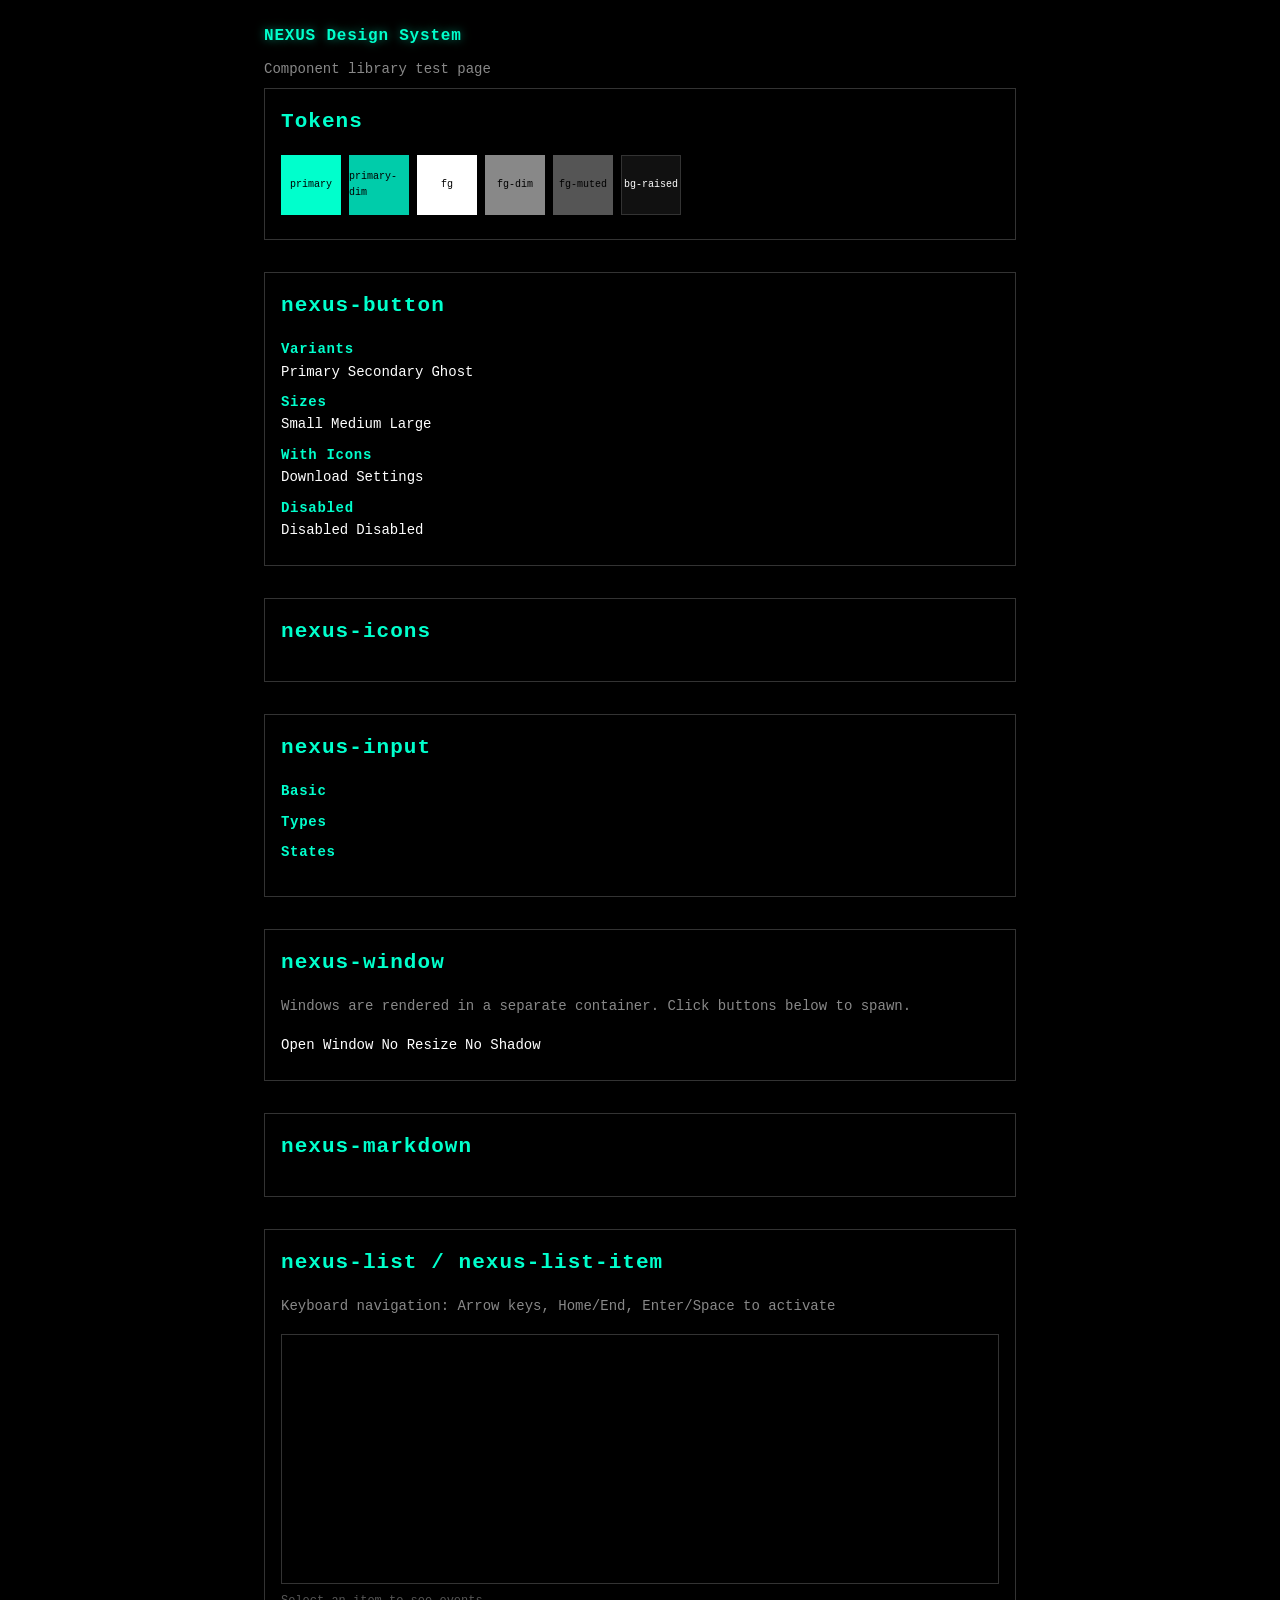
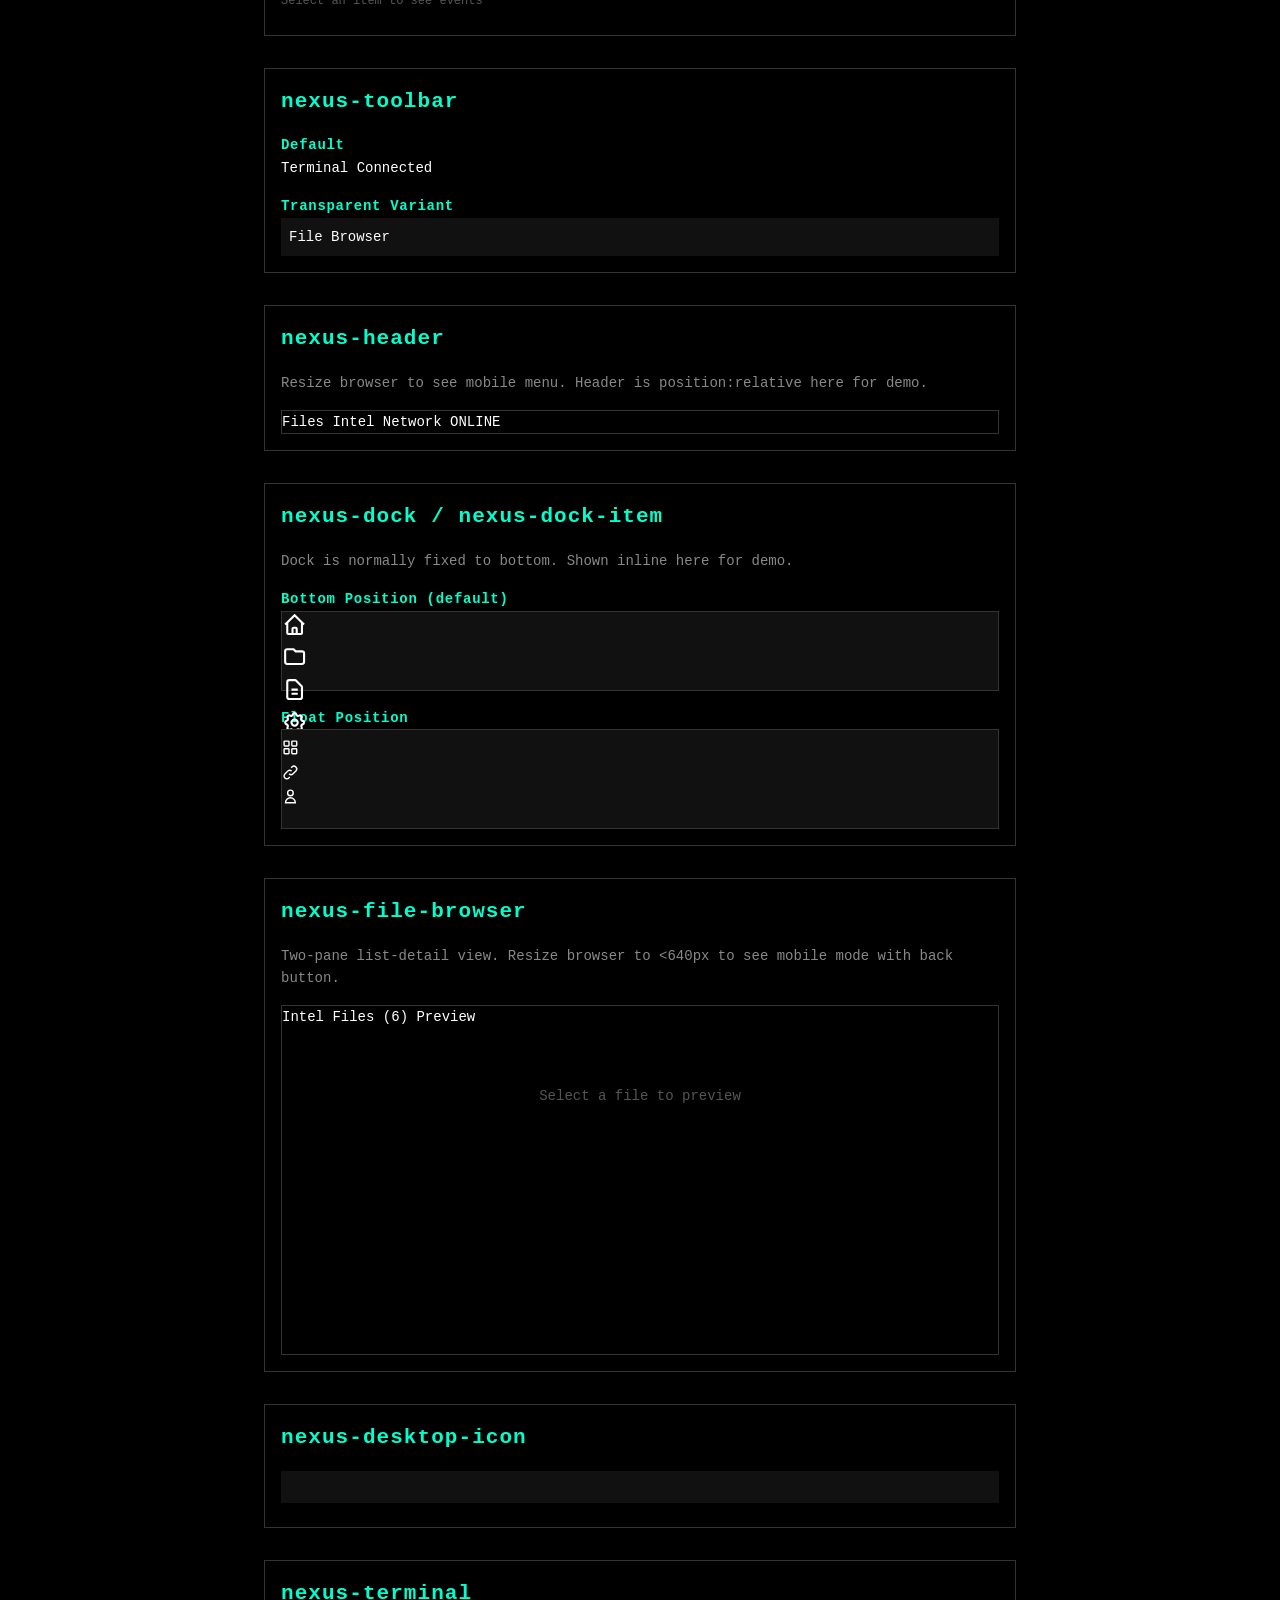
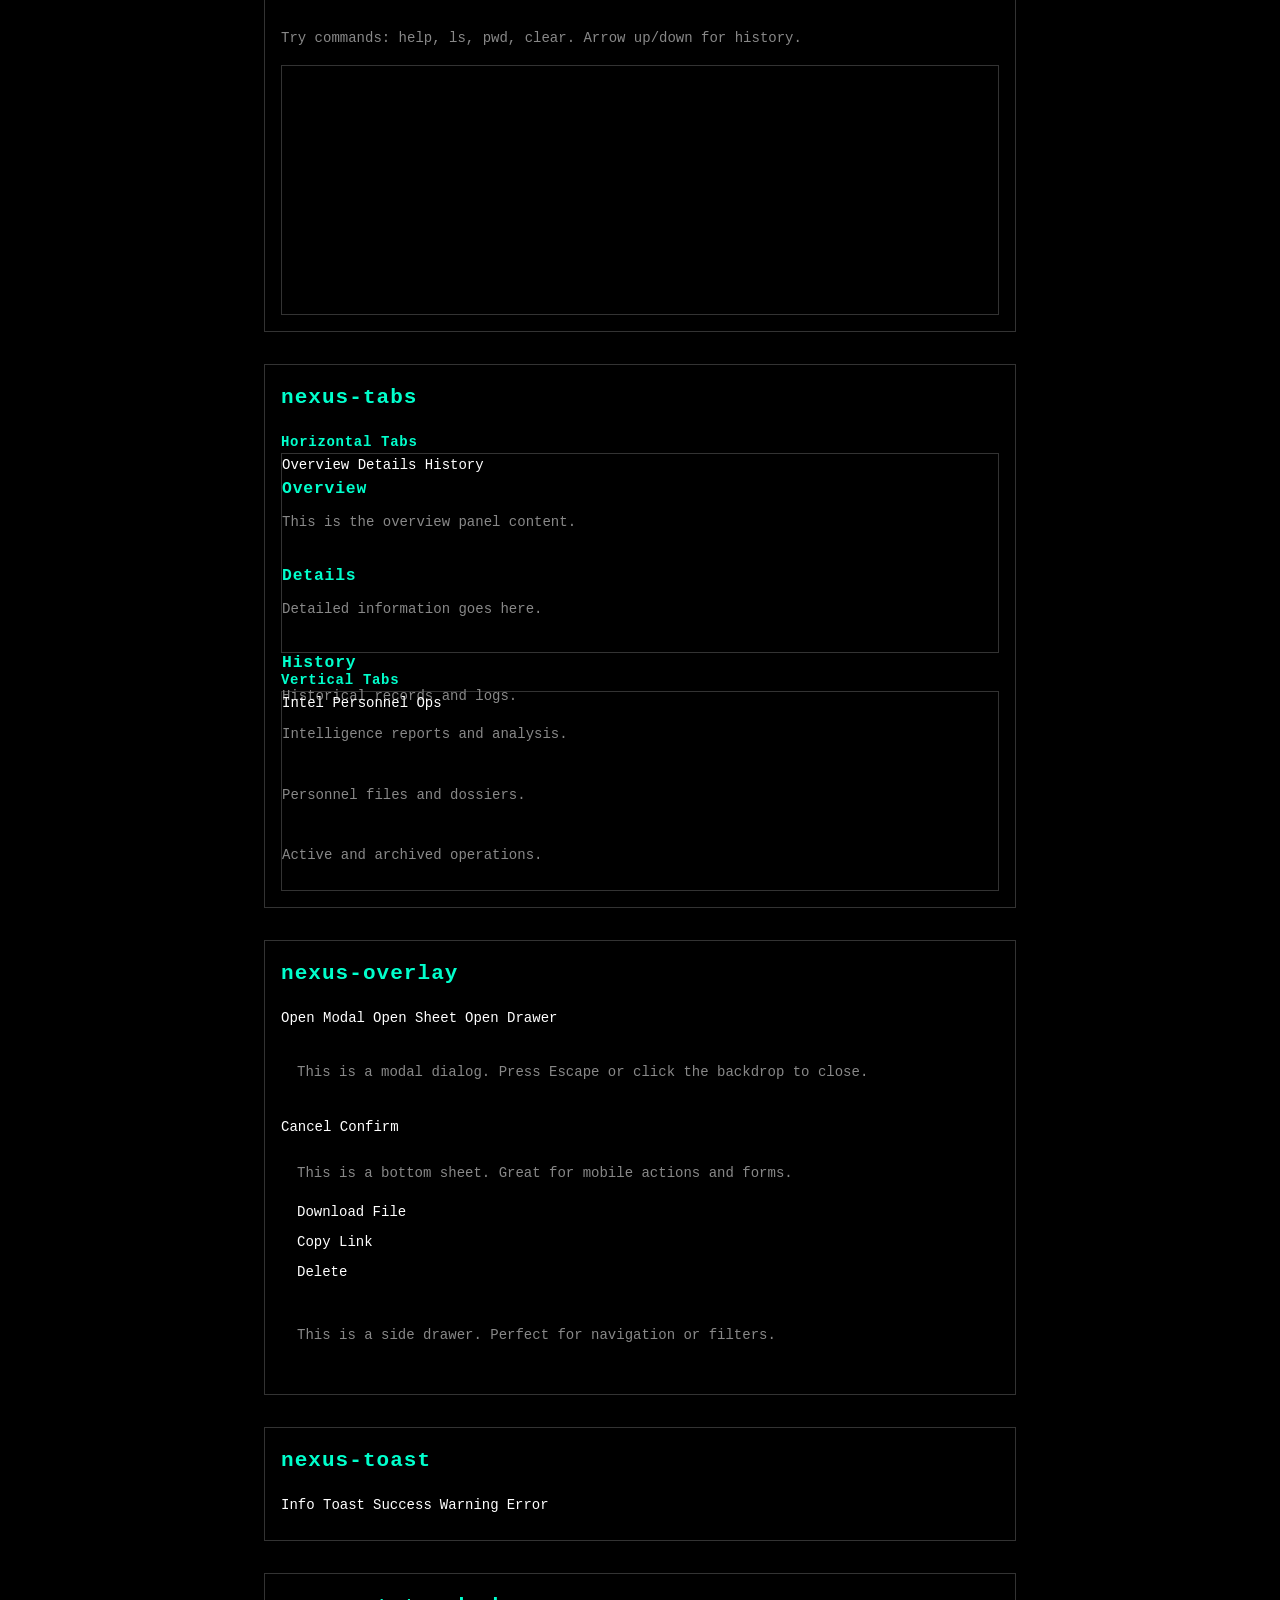
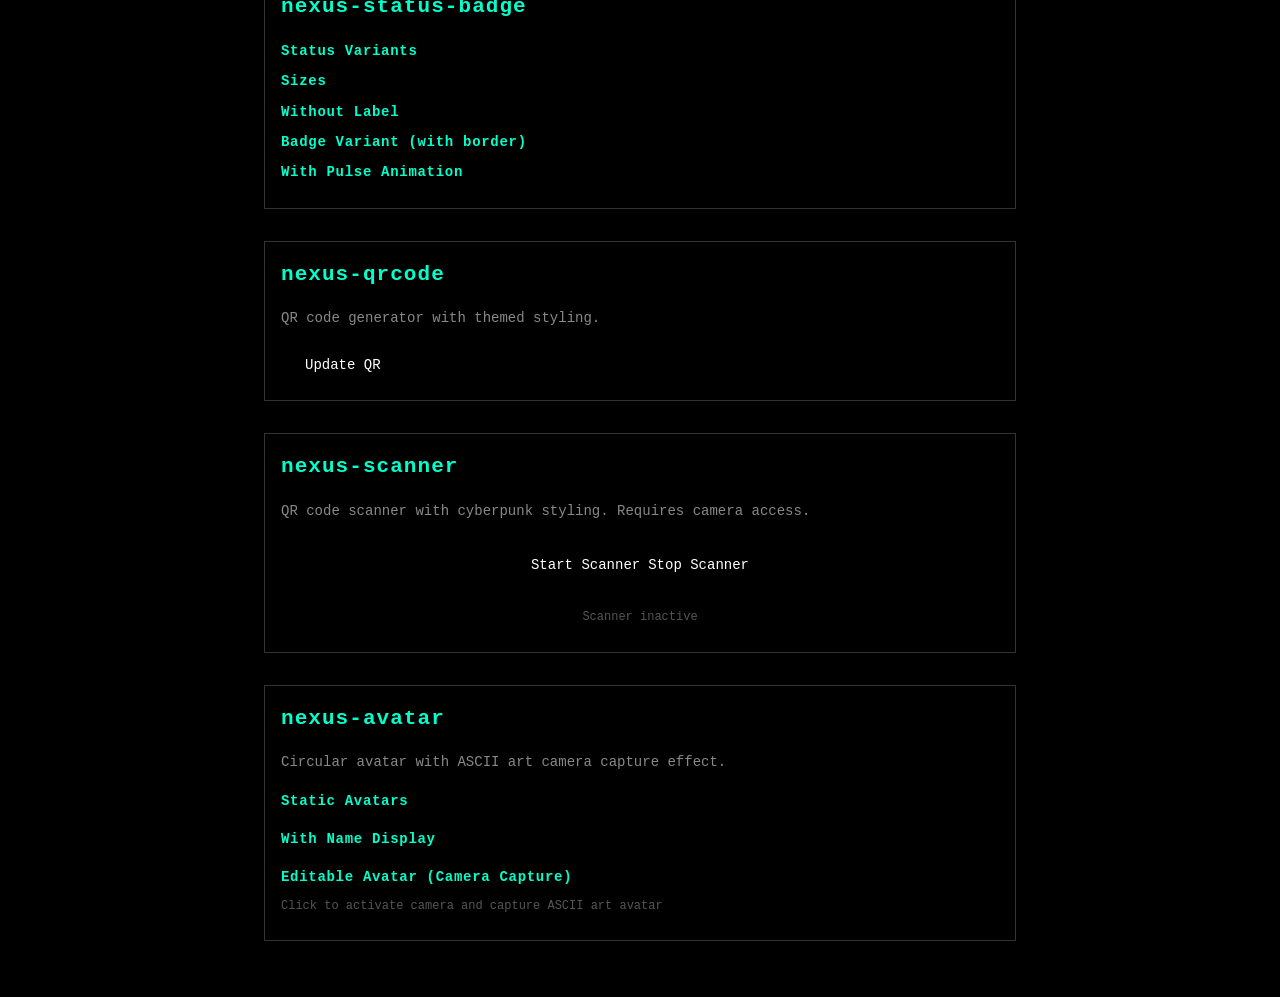
<file: docs/components-test.html>
<!DOCTYPE html>
<html lang="en">
<head>
  <meta charset="UTF-8">
  <meta name="viewport" content="width=device-width, initial-scale=1.0">
  <title>NEXUS Components Test</title>
  <link rel="stylesheet" href="../shared/styles/base.css">
  <style>
    body {
      padding: var(--nx-lg);
      max-width: 800px;
      margin: 0 auto;
    }

    section {
      margin-bottom: var(--nx-xl);
      padding: var(--nx-md);
      border: var(--nx-thin) solid var(--nx-border);
    }

    h2 {
      margin-bottom: var(--nx-md);
    }

    .demo-row {
      display: flex;
      gap: var(--nx-sm);
      flex-wrap: wrap;
      margin-bottom: var(--nx-sm);
    }

    .icon-grid {
      display: grid;
      grid-template-columns: repeat(auto-fill, minmax(80px, 1fr));
      gap: var(--nx-sm);
    }

    .icon-item {
      display: flex;
      flex-direction: column;
      align-items: center;
      gap: var(--nx-xs);
      padding: var(--nx-sm);
      border: var(--nx-thin) solid var(--nx-border);
    }

    .icon-item svg {
      width: 24px;
      height: 24px;
      color: var(--nx-primary);
    }

    .icon-item span {
      font-size: var(--nx-text-sm);
      color: var(--nx-fg-muted);
    }

    .stack-sm {
      display: flex;
      flex-direction: column;
      gap: var(--nx-sm);
    }
  </style>
</head>
<body>
  <h1>NEXUS Design System</h1>
  <p>Component library test page</p>

  <!-- Tokens -->
  <section>
    <h2>Tokens</h2>
    <div class="demo-row">
      <div style="width:60px; height:60px; background:var(--nx-primary); display:flex; align-items:center; justify-content:center; color:var(--nx-bg); font-size:10px;">primary</div>
      <div style="width:60px; height:60px; background:var(--nx-primary-dim); display:flex; align-items:center; justify-content:center; color:var(--nx-bg); font-size:10px;">primary-dim</div>
      <div style="width:60px; height:60px; background:var(--nx-fg); display:flex; align-items:center; justify-content:center; color:var(--nx-bg); font-size:10px;">fg</div>
      <div style="width:60px; height:60px; background:var(--nx-fg-dim); display:flex; align-items:center; justify-content:center; color:var(--nx-bg); font-size:10px;">fg-dim</div>
      <div style="width:60px; height:60px; background:var(--nx-fg-muted); display:flex; align-items:center; justify-content:center; color:var(--nx-bg); font-size:10px;">fg-muted</div>
      <div style="width:60px; height:60px; background:var(--nx-bg-raised); border:1px solid var(--nx-border); display:flex; align-items:center; justify-content:center; color:var(--nx-fg); font-size:10px;">bg-raised</div>
    </div>
  </section>

  <!-- Buttons -->
  <section>
    <h2>nexus-button</h2>

    <h4>Variants</h4>
    <div class="demo-row">
      <nexus-button>Primary</nexus-button>
      <nexus-button variant="secondary">Secondary</nexus-button>
      <nexus-button variant="ghost">Ghost</nexus-button>
    </div>

    <h4>Sizes</h4>
    <div class="demo-row">
      <nexus-button size="sm">Small</nexus-button>
      <nexus-button size="md">Medium</nexus-button>
      <nexus-button size="lg">Large</nexus-button>
    </div>

    <h4>With Icons</h4>
    <div class="demo-row">
      <nexus-button icon="download">Download</nexus-button>
      <nexus-button variant="secondary" icon="settings">Settings</nexus-button>
      <nexus-button icon="close" icon-only></nexus-button>
      <nexus-button variant="secondary" icon="menu" icon-only></nexus-button>
      <nexus-button variant="ghost" icon="search" icon-only></nexus-button>
    </div>

    <h4>Disabled</h4>
    <div class="demo-row">
      <nexus-button disabled>Disabled</nexus-button>
      <nexus-button variant="secondary" disabled>Disabled</nexus-button>
    </div>
  </section>

  <!-- Icons -->
  <section>
    <h2>nexus-icons</h2>
    <div class="icon-grid" id="icon-grid"></div>
  </section>

  <!-- Input -->
  <section>
    <h2>nexus-input</h2>

    <h4>Basic</h4>
    <div class="stack-sm" style="max-width: 300px;">
      <nexus-input label="Username" placeholder="Enter username"></nexus-input>
      <nexus-input label="Email" placeholder="you@example.com" required></nexus-input>
    </div>

    <h4>Types</h4>
    <div class="stack-sm" style="max-width: 300px;">
      <nexus-input type="search" placeholder="Search files..."></nexus-input>
      <nexus-input type="password" label="Password" placeholder="Enter password"></nexus-input>
    </div>

    <h4>States</h4>
    <div class="stack-sm" style="max-width: 300px;">
      <nexus-input label="With Value" value="pre-filled value"></nexus-input>
      <nexus-input label="With Error" value="invalid" error="This field has an error"></nexus-input>
      <nexus-input label="Disabled" value="cannot edit" disabled></nexus-input>
    </div>
  </section>

  <!-- Window -->
  <section>
    <h2>nexus-window</h2>
    <p style="color: var(--nx-fg-dim); margin-bottom: var(--nx-md);">
      Windows are rendered in a separate container. Click buttons below to spawn.
    </p>
    <div class="demo-row">
      <nexus-button onclick="spawnWindow()">Open Window</nexus-button>
      <nexus-button variant="secondary" onclick="spawnWindow({noResize: true})">No Resize</nexus-button>
      <nexus-button variant="secondary" onclick="spawnWindow({noShadow: true})">No Shadow</nexus-button>
    </div>
  </section>

  <!-- Markdown -->
  <section>
    <h2>nexus-markdown</h2>
    <nexus-markdown id="md-demo"></nexus-markdown>
  </section>

  <!-- List -->
  <section>
    <h2>nexus-list / nexus-list-item</h2>
    <p style="color: var(--nx-fg-dim); margin-bottom: var(--nx-md);">
      Keyboard navigation: Arrow keys, Home/End, Enter/Space to activate
    </p>
    <div style="height: 250px; border: var(--nx-thin) solid var(--nx-border);">
      <nexus-list id="demo-list">
        <nexus-list-item icon="file" label="intel-report.md" meta="2.4 KB"></nexus-list-item>
        <nexus-list-item icon="file" label="personnel-dossier.md" meta="1.8 KB"></nexus-list-item>
        <nexus-list-item icon="folder" label="operations" meta="3 items"></nexus-list-item>
        <nexus-list-item icon="file" label="encrypted-data.bin" meta="512 B" disabled></nexus-list-item>
        <nexus-list-item icon="file" label="network-logs.txt" meta="4.2 KB"></nexus-list-item>
        <nexus-list-item icon="file" label="surveillance-notes.md" meta="890 B"></nexus-list-item>
      </nexus-list>
    </div>
    <p id="list-status" style="color: var(--nx-fg-muted); margin-top: var(--nx-sm); font-size: var(--nx-text-sm);">
      Select an item to see events
    </p>
  </section>

  <!-- Toolbar -->
  <section>
    <h2>nexus-toolbar</h2>

    <h4>Default</h4>
    <nexus-toolbar>
      <span slot="start" class="toolbar-title">Terminal</span>
      <span class="toolbar-status">Connected</span>
      <nexus-button slot="end" variant="ghost" icon="settings" icon-only></nexus-button>
    </nexus-toolbar>

    <h4 style="margin-top: var(--nx-md);">Transparent Variant</h4>
    <div style="background: var(--nx-bg-raised); padding: var(--nx-sm);">
      <nexus-toolbar variant="transparent">
        <nexus-button slot="start" variant="ghost" icon="chevron-left" icon-only></nexus-button>
        <span class="toolbar-title">File Browser</span>
        <nexus-button slot="end" variant="ghost" icon="download" icon-only></nexus-button>
      </nexus-toolbar>
    </div>
  </section>

  <!-- Header -->
  <section>
    <h2>nexus-header</h2>
    <p style="color: var(--nx-fg-dim); margin-bottom: var(--nx-md);">
      Resize browser to see mobile menu. Header is position:relative here for demo.
    </p>
    <div style="position: relative; border: var(--nx-thin) solid var(--nx-border);">
      <nexus-header title="NEXUS" style="position: relative;">
        <span slot="menu" class="menu-item">Files</span>
        <span slot="menu" class="menu-item">Intel</span>
        <span slot="menu" class="menu-item">Network</span>
        <span slot="status">ONLINE</span>
      </nexus-header>
    </div>
  </section>

  <!-- Dock -->
  <section>
    <h2>nexus-dock / nexus-dock-item</h2>
    <p style="color: var(--nx-fg-dim); margin-bottom: var(--nx-md);">
      Dock is normally fixed to bottom. Shown inline here for demo.
    </p>

    <h4>Bottom Position (default)</h4>
    <div style="position: relative; height: 80px; background: var(--nx-bg-raised); border: var(--nx-thin) solid var(--nx-border);">
      <nexus-dock id="demo-dock" style="position: absolute;">
        <nexus-dock-item slot="start" label="Home" active>
          <svg slot="icon" viewBox="0 0 24 24"><path stroke="currentColor" stroke-width="2" fill="none" d="M3 12l2-2m0 0l7-7 7 7M5 10v10a1 1 0 001 1h3m10-11l2 2m-2-2v10a1 1 0 01-1 1h-3m-6 0a1 1 0 001-1v-4a1 1 0 011-1h2a1 1 0 011 1v4a1 1 0 001 1m-6 0h6"/></svg>
        </nexus-dock-item>
        <nexus-dock-item label="Files">
          <svg slot="icon" viewBox="0 0 24 24"><path stroke="currentColor" stroke-width="2" fill="none" d="M3 7v10a2 2 0 002 2h14a2 2 0 002-2V9a2 2 0 00-2-2h-6l-2-2H5a2 2 0 00-2 2z"/></svg>
        </nexus-dock-item>
        <nexus-dock-item label="Intel">
          <svg slot="icon" viewBox="0 0 24 24"><path stroke="currentColor" stroke-width="2" fill="none" d="M9 12h6m-6 4h6m2 5H7a2 2 0 01-2-2V5a2 2 0 012-2h5.586a1 1 0 01.707.293l5.414 5.414a1 1 0 01.293.707V19a2 2 0 01-2 2z"/></svg>
        </nexus-dock-item>
        <nexus-dock-item slot="end" label="Settings">
          <svg slot="icon" viewBox="0 0 24 24"><path stroke="currentColor" stroke-width="2" fill="none" d="M10.325 4.317c.426-1.756 2.924-1.756 3.35 0a1.724 1.724 0 002.573 1.066c1.543-.94 3.31.826 2.37 2.37a1.724 1.724 0 001.065 2.572c1.756.426 1.756 2.924 0 3.35a1.724 1.724 0 00-1.066 2.573c.94 1.543-.826 3.31-2.37 2.37a1.724 1.724 0 00-2.572 1.065c-.426 1.756-2.924 1.756-3.35 0a1.724 1.724 0 00-2.573-1.066c-1.543.94-3.31-.826-2.37-2.37a1.724 1.724 0 00-1.065-2.572c-1.756-.426-1.756-2.924 0-3.35a1.724 1.724 0 001.066-2.573c-.94-1.543.826-3.31 2.37-2.37.996.608 2.296.07 2.572-1.065z"/><circle cx="12" cy="12" r="3" stroke="currentColor" stroke-width="2" fill="none"/></svg>
        </nexus-dock-item>
      </nexus-dock>
    </div>

    <h4 style="margin-top: var(--nx-md);">Float Position</h4>
    <div style="position: relative; height: 100px; background: var(--nx-bg-raised); border: var(--nx-thin) solid var(--nx-border);">
      <nexus-dock position="float" style="position: absolute; bottom: var(--nx-md);">
        <nexus-dock-item label="Scan">
          <svg slot="icon" viewBox="0 0 24 24"><rect x="3" y="3" width="7" height="7" rx="1" stroke="currentColor" stroke-width="2" fill="none"/><rect x="14" y="3" width="7" height="7" rx="1" stroke="currentColor" stroke-width="2" fill="none"/><rect x="3" y="14" width="7" height="7" rx="1" stroke="currentColor" stroke-width="2" fill="none"/><rect x="14" y="14" width="7" height="7" rx="1" stroke="currentColor" stroke-width="2" fill="none"/></svg>
        </nexus-dock-item>
        <nexus-dock-item label="Connect" active>
          <svg slot="icon" viewBox="0 0 24 24"><path stroke="currentColor" stroke-width="2" fill="none" d="M13.828 10.172a4 4 0 00-5.656 0l-4 4a4 4 0 105.656 5.656l1.102-1.101m-.758-4.899a4 4 0 005.656 0l4-4a4 4 0 00-5.656-5.656l-1.1 1.1"/></svg>
        </nexus-dock-item>
        <nexus-dock-item label="Profile">
          <svg slot="icon" viewBox="0 0 24 24"><path stroke="currentColor" stroke-width="2" fill="none" d="M16 7a4 4 0 11-8 0 4 4 0 018 0zM12 14a7 7 0 00-7 7h14a7 7 0 00-7-7z"/></svg>
        </nexus-dock-item>
      </nexus-dock>
    </div>
  </section>

  <!-- File Browser -->
  <section>
    <h2>nexus-file-browser</h2>
    <p style="color: var(--nx-fg-dim); margin-bottom: var(--nx-md);">
      Two-pane list-detail view. Resize browser to &lt;640px to see mobile mode with back button.
    </p>
    <div style="height: 350px; border: var(--nx-thin) solid var(--nx-border);">
      <nexus-file-browser id="demo-browser" list-width="220px">
        <span slot="list-header">Intel Files <span class="count">(6)</span></span>
        <nexus-list slot="list" id="browser-list">
          <nexus-list-item icon="file" label="mission-brief.md" meta="3.1 KB"></nexus-list-item>
          <nexus-list-item icon="file" label="target-profile.md" meta="2.4 KB"></nexus-list-item>
          <nexus-list-item icon="file" label="comm-intercept.md" meta="1.2 KB"></nexus-list-item>
          <nexus-list-item icon="folder" label="evidence" meta="5 items"></nexus-list-item>
          <nexus-list-item icon="file" label="timeline.md" meta="890 B"></nexus-list-item>
          <nexus-list-item icon="file" label="contacts.md" meta="1.5 KB"></nexus-list-item>
        </nexus-list>
        <span slot="detail-header">Preview</span>
        <div slot="detail" id="browser-preview" style="padding: var(--nx-md); color: var(--nx-fg-dim);">
          <p style="text-align: center; padding: var(--nx-xl); color: var(--nx-fg-muted);">
            Select a file to preview
          </p>
        </div>
      </nexus-file-browser>
    </div>
  </section>

  <!-- Desktop Icon -->
  <section>
    <h2>nexus-desktop-icon</h2>
    <div class="demo-row" style="gap: var(--nx-lg); padding: var(--nx-md); background: var(--nx-bg-raised);">
      <nexus-desktop-icon icon="settings" label="Config"></nexus-desktop-icon>
      <nexus-desktop-icon icon="folder" label="Files"></nexus-desktop-icon>
      <nexus-desktop-icon icon="terminal" label="Terminal"></nexus-desktop-icon>
      <nexus-desktop-icon icon="database" label="Database" disabled></nexus-desktop-icon>
    </div>
  </section>

  <!-- Terminal -->
  <section>
    <h2>nexus-terminal</h2>
    <p style="color: var(--nx-fg-dim); margin-bottom: var(--nx-md);">
      Try commands: help, ls, pwd, clear. Arrow up/down for history.
    </p>
    <div style="height: 250px; border: var(--nx-thin) solid var(--nx-border);">
      <nexus-terminal id="demo-terminal" prompt="$" greeting="NEXUS Terminal v2.1.0&#10;Type 'help' for available commands."></nexus-terminal>
    </div>
  </section>

  <!-- Tabs -->
  <section>
    <h2>nexus-tabs</h2>

    <h4>Horizontal Tabs</h4>
    <div style="height: 200px; border: var(--nx-thin) solid var(--nx-border);">
      <nexus-tabs>
        <span slot="tab">Overview</span>
        <span slot="tab">Details</span>
        <span slot="tab">History</span>
        <nexus-tab-panel style="padding: var(--nx-md);">
          <h3 style="color: var(--nx-primary); margin-bottom: var(--nx-sm);">Overview</h3>
          <p style="color: var(--nx-fg-dim);">This is the overview panel content.</p>
        </nexus-tab-panel>
        <nexus-tab-panel style="padding: var(--nx-md);">
          <h3 style="color: var(--nx-primary); margin-bottom: var(--nx-sm);">Details</h3>
          <p style="color: var(--nx-fg-dim);">Detailed information goes here.</p>
        </nexus-tab-panel>
        <nexus-tab-panel style="padding: var(--nx-md);">
          <h3 style="color: var(--nx-primary); margin-bottom: var(--nx-sm);">History</h3>
          <p style="color: var(--nx-fg-dim);">Historical records and logs.</p>
        </nexus-tab-panel>
      </nexus-tabs>
    </div>

    <h4 style="margin-top: var(--nx-md);">Vertical Tabs</h4>
    <div style="height: 200px; border: var(--nx-thin) solid var(--nx-border);">
      <nexus-tabs vertical>
        <span slot="tab">Intel</span>
        <span slot="tab">Personnel</span>
        <span slot="tab">Ops</span>
        <nexus-tab-panel style="padding: var(--nx-md);">
          <p style="color: var(--nx-fg-dim);">Intelligence reports and analysis.</p>
        </nexus-tab-panel>
        <nexus-tab-panel style="padding: var(--nx-md);">
          <p style="color: var(--nx-fg-dim);">Personnel files and dossiers.</p>
        </nexus-tab-panel>
        <nexus-tab-panel style="padding: var(--nx-md);">
          <p style="color: var(--nx-fg-dim);">Active and archived operations.</p>
        </nexus-tab-panel>
      </nexus-tabs>
    </div>
  </section>

  <!-- Overlay -->
  <section>
    <h2>nexus-overlay</h2>
    <div class="demo-row">
      <nexus-button onclick="document.getElementById('demo-modal').show()">Open Modal</nexus-button>
      <nexus-button variant="secondary" onclick="document.getElementById('demo-sheet').show()">Open Sheet</nexus-button>
      <nexus-button variant="secondary" onclick="document.getElementById('demo-drawer').show()">Open Drawer</nexus-button>
    </div>

    <nexus-overlay id="demo-modal" variant="modal" title="Modal Dialog">
      <div style="padding: var(--nx-md);">
        <p style="color: var(--nx-fg-dim); margin-bottom: var(--nx-md);">
          This is a modal dialog. Press Escape or click the backdrop to close.
        </p>
        <nexus-input label="Input Field" placeholder="Enter something..."></nexus-input>
      </div>
      <nexus-button slot="footer" onclick="document.getElementById('demo-modal').close()">Cancel</nexus-button>
      <nexus-button slot="footer">Confirm</nexus-button>
    </nexus-overlay>

    <nexus-overlay id="demo-sheet" variant="sheet" title="Bottom Sheet">
      <div style="padding: var(--nx-md);">
        <p style="color: var(--nx-fg-dim);">
          This is a bottom sheet. Great for mobile actions and forms.
        </p>
        <div style="display: flex; flex-direction: column; gap: var(--nx-sm); margin-top: var(--nx-md);">
          <nexus-button variant="secondary" icon="download">Download File</nexus-button>
          <nexus-button variant="secondary" icon="copy">Copy Link</nexus-button>
          <nexus-button variant="secondary" icon="trash">Delete</nexus-button>
        </div>
      </div>
    </nexus-overlay>

    <nexus-overlay id="demo-drawer" variant="drawer" title="Side Drawer">
      <div style="padding: var(--nx-md);">
        <p style="color: var(--nx-fg-dim); margin-bottom: var(--nx-md);">
          This is a side drawer. Perfect for navigation or filters.
        </p>
        <nexus-list>
          <nexus-list-item icon="home" label="Dashboard"></nexus-list-item>
          <nexus-list-item icon="folder" label="Files"></nexus-list-item>
          <nexus-list-item icon="user" label="Profile"></nexus-list-item>
          <nexus-list-item icon="settings" label="Settings"></nexus-list-item>
        </nexus-list>
      </div>
    </nexus-overlay>
  </section>

  <!-- Toast -->
  <section>
    <h2>nexus-toast</h2>
    <div class="demo-row">
      <nexus-button onclick="showToast('info')">Info Toast</nexus-button>
      <nexus-button variant="secondary" onclick="showToast('success')">Success</nexus-button>
      <nexus-button variant="secondary" onclick="showToast('warning')">Warning</nexus-button>
      <nexus-button variant="secondary" onclick="showToast('error')">Error</nexus-button>
    </div>
  </section>

  <!-- Status Badge -->
  <section>
    <h2>nexus-status-badge</h2>

    <h4>Status Variants</h4>
    <div class="demo-row" style="align-items: center;">
      <nexus-status-badge status="online" label="Online"></nexus-status-badge>
      <nexus-status-badge status="offline" label="Offline"></nexus-status-badge>
      <nexus-status-badge status="connecting" label="Connecting"></nexus-status-badge>
      <nexus-status-badge status="error" label="Error"></nexus-status-badge>
      <nexus-status-badge status="warning" label="Warning"></nexus-status-badge>
    </div>

    <h4>Sizes</h4>
    <div class="demo-row" style="align-items: center;">
      <nexus-status-badge status="online" label="Small" size="sm"></nexus-status-badge>
      <nexus-status-badge status="online" label="Medium" size="md"></nexus-status-badge>
      <nexus-status-badge status="online" label="Large" size="lg"></nexus-status-badge>
    </div>

    <h4>Without Label</h4>
    <div class="demo-row" style="align-items: center;">
      <nexus-status-badge status="online"></nexus-status-badge>
      <nexus-status-badge status="connecting"></nexus-status-badge>
      <nexus-status-badge status="error"></nexus-status-badge>
    </div>

    <h4>Badge Variant (with border)</h4>
    <div class="demo-row" style="align-items: center;">
      <nexus-status-badge status="online" label="Terminal" variant="badge"></nexus-status-badge>
      <nexus-status-badge status="error" label="Server" variant="badge"></nexus-status-badge>
    </div>

    <h4>With Pulse Animation</h4>
    <div class="demo-row" style="align-items: center;">
      <nexus-status-badge status="online" label="Active" pulse></nexus-status-badge>
      <nexus-status-badge status="warning" label="Alert" pulse></nexus-status-badge>
    </div>
  </section>

  <!-- QR Code -->
  <section>
    <h2>nexus-qrcode</h2>
    <p style="color: var(--nx-fg-dim); margin-bottom: var(--nx-md);">
      QR code generator with themed styling.
    </p>

    <div class="demo-row" style="align-items: flex-start; gap: var(--nx-lg);">
      <nexus-qrcode
        id="demo-qr"
        value="https://nexus.example.com/connect/abc123"
        size="150"
        label="Scan to Connect"
      ></nexus-qrcode>

      <div style="flex: 1; max-width: 300px;">
        <div class="stack-sm">
          <nexus-input
            id="qr-input"
            label="QR Value"
            value="https://nexus.example.com/connect/abc123"
            placeholder="Enter text to encode"
          ></nexus-input>
          <nexus-button onclick="updateQR()">Update QR</nexus-button>
        </div>
      </div>
    </div>
  </section>

  <!-- Scanner -->
  <section>
    <h2>nexus-scanner</h2>
    <p style="color: var(--nx-fg-dim); margin-bottom: var(--nx-md);">
      QR code scanner with cyberpunk styling. Requires camera access.
    </p>

    <div style="display: flex; flex-direction: column; align-items: center; gap: var(--nx-md);">
      <nexus-scanner
        id="demo-scanner"
        size="250"
        label="Point at QR Code"
      ></nexus-scanner>

      <div class="demo-row">
        <nexus-button onclick="toggleScanner(true)">Start Scanner</nexus-button>
        <nexus-button variant="secondary" onclick="toggleScanner(false)">Stop Scanner</nexus-button>
      </div>

      <p id="scanner-result" style="color: var(--nx-fg-muted); font-size: var(--nx-text-sm);">
        Scanner inactive
      </p>
    </div>
  </section>

  <!-- Avatar -->
  <section>
    <h2>nexus-avatar</h2>
    <p style="color: var(--nx-fg-dim); margin-bottom: var(--nx-md);">
      Circular avatar with ASCII art camera capture effect.
    </p>

    <h4>Static Avatars</h4>
    <div class="demo-row" style="align-items: flex-end; gap: var(--nx-lg);">
      <nexus-avatar size="50" name="John Doe"></nexus-avatar>
      <nexus-avatar size="80" name="Agent X"></nexus-avatar>
      <nexus-avatar size="100" name="Shadow"></nexus-avatar>
    </div>

    <h4 style="margin-top: var(--nx-md);">With Name Display</h4>
    <div class="demo-row" style="gap: var(--nx-lg);">
      <nexus-avatar size="80" name="SPHINX"></nexus-avatar>
      <nexus-avatar size="80" name="ORACLE"></nexus-avatar>
      <nexus-avatar size="80" name="GHOST"></nexus-avatar>
    </div>

    <h4 style="margin-top: var(--nx-md);">Editable Avatar (Camera Capture)</h4>
    <p style="color: var(--nx-fg-muted); margin-bottom: var(--nx-sm); font-size: var(--nx-text-sm);">
      Click to activate camera and capture ASCII art avatar
    </p>
    <div style="display: flex; justify-content: center;">
      <nexus-avatar
        id="editable-avatar"
        size="150"
        name="Your Avatar"
        editable
      ></nexus-avatar>
    </div>
  </section>

  <!-- Toast container (outside flow) -->
  <nexus-toast-container id="toast-container" position="top-right"></nexus-toast-container>

  <!-- Window container (outside main content flow) -->
  <div id="window-container" style="position: fixed; inset: 0; pointer-events: none; z-index: 100;">
  </div>

  <script type="module">
    import '../shared/components/nexus-button.js';
    import '../shared/components/nexus-input.js';
    import '../shared/components/nexus-window.js';
    import '../shared/components/nexus-markdown.js';
    import '../shared/components/nexus-list-item.js';
    import '../shared/components/nexus-list.js';
    import '../shared/components/nexus-toolbar.js';
    import '../shared/components/nexus-header.js';
    import '../shared/components/nexus-dock.js';
    import '../shared/components/nexus-file-browser.js';
    import '../shared/components/nexus-desktop-icon.js';
    import '../shared/components/nexus-terminal.js';
    import '../shared/components/nexus-tabs.js';
    import '../shared/components/nexus-overlay.js';
    import '../shared/components/nexus-toast.js';
    import '../shared/components/nexus-status-badge.js';
    import '../shared/components/nexus-qrcode.js';
    import '../shared/components/nexus-scanner.js';
    import '../shared/components/nexus-avatar.js';
    import { icons } from '../shared/components/nexus-icons.js';
    import { html, render } from 'https://esm.sh/lit@3';

    // Render icon grid
    const iconGrid = document.getElementById('icon-grid');
    Object.keys(icons).forEach(name => {
      const item = document.createElement('div');
      item.className = 'icon-item';
      item.innerHTML = `
        <svg viewBox="0 0 24 24"></svg>
        <span>${name}</span>
      `;
      // Use Lit to render the SVG content
      render(icons[name], item.querySelector('svg'));
      iconGrid.appendChild(item);
    });

    // Markdown demo
    document.getElementById('md-demo').content = `
# Intel Report

## Classification: **TOP SECRET**

This is a sample document demonstrating the markdown renderer.

### Key Points

- First item with *emphasis*
- Second item with **strong text**
- Third item with \`inline code\`

### Status

- [COMPLETE] Phase 1
- [ACTIVE] Phase 2
- [PENDING] Phase 3

---

> This is a blockquote with important information.

\`\`\`
// Code block example
function decrypt(data) {
  return process(data);
}
\`\`\`
    `;
    document.getElementById('md-demo').filename = 'intel-report.md';

    // Window spawning
    let windowCount = 0;
    let zIndex = 100;

    window.spawnWindow = function(options = {}) {
      const container = document.getElementById('window-container');
      const win = document.createElement('nexus-window');

      windowCount++;
      win.title = `Window ${windowCount}`;
      win.x = 150 + (windowCount - 1) * 30;
      win.y = 80 + (windowCount - 1) * 30;
      win.width = 400;
      win.height = 300;
      win.style.pointerEvents = 'auto';
      win.style.zIndex = ++zIndex;

      if (options.noResize) win.setAttribute('no-resize', '');
      if (options.noShadow) win.setAttribute('no-shadow', '');

      win.innerHTML = `
        <div style="padding: var(--nx-md); color: var(--nx-fg-dim);">
          <h3 style="margin-bottom: var(--nx-sm);">Window Content</h3>
          <p>This is a draggable, resizable window component.</p>
          <p>Try dragging the title bar or resizing from the corner.</p>
          <div style="margin-top: var(--nx-md);">
            <nexus-button size="sm" variant="secondary">Action</nexus-button>
          </div>
        </div>
      `;

      win.addEventListener('close', () => win.remove());
      win.addEventListener('focus-window', () => {
        win.style.zIndex = ++zIndex;
      });

      container.appendChild(win);
    };

    // List demo event handling
    const demoList = document.getElementById('demo-list');
    const listStatus = document.getElementById('list-status');

    demoList?.addEventListener('selection-change', (e) => {
      const { index, item } = e.detail;
      listStatus.textContent = `Selected: ${item?.label || 'none'} (index: ${index})`;
    });

    demoList?.addEventListener('item-activate', (e) => {
      const { item } = e.detail;
      listStatus.textContent = `Activated: ${item?.label}`;
    });

    // File browser demo
    const browserList = document.getElementById('browser-list');
    const browserPreview = document.getElementById('browser-preview');

    const previewContent = {
      'mission-brief.md': `
        <h3 style="color: var(--nx-primary); margin-bottom: var(--nx-sm);">MISSION BRIEF</h3>
        <p><strong>Classification:</strong> TOP SECRET</p>
        <p><strong>Operation:</strong> SILENT WHISPER</p>
        <hr style="border-color: var(--nx-border); margin: var(--nx-sm) 0;">
        <p>Primary objective: Extract encrypted communications from target server...</p>
      `,
      'target-profile.md': `
        <h3 style="color: var(--nx-primary); margin-bottom: var(--nx-sm);">TARGET PROFILE</h3>
        <p><strong>Codename:</strong> NIGHTINGALE</p>
        <p><strong>Status:</strong> Active surveillance</p>
        <hr style="border-color: var(--nx-border); margin: var(--nx-sm) 0;">
        <p>Known associates: 3 confirmed, 2 suspected...</p>
      `,
      'comm-intercept.md': `
        <h3 style="color: var(--nx-primary); margin-bottom: var(--nx-sm);">COMM INTERCEPT</h3>
        <p><strong>Timestamp:</strong> 2024-03-15 14:32:07 UTC</p>
        <p><strong>Channel:</strong> Encrypted mesh network</p>
        <hr style="border-color: var(--nx-border); margin: var(--nx-sm) 0;">
        <code style="display: block; padding: var(--nx-sm); background: var(--nx-bg); color: var(--nx-fg-dim);">
          [ENCRYPTED] Package ready for extraction...
        </code>
      `,
      'evidence': `
        <h3 style="color: var(--nx-primary); margin-bottom: var(--nx-sm);">EVIDENCE FOLDER</h3>
        <p style="color: var(--nx-fg-muted);">Contains 5 items</p>
        <ul style="margin-top: var(--nx-sm); padding-left: var(--nx-md);">
          <li>photo_001.jpg</li>
          <li>audio_recording.mp3</li>
          <li>document_scan.pdf</li>
          <li>metadata.json</li>
          <li>notes.txt</li>
        </ul>
      `,
      'timeline.md': `
        <h3 style="color: var(--nx-primary); margin-bottom: var(--nx-sm);">TIMELINE</h3>
        <ul style="padding-left: var(--nx-md);">
          <li><strong>Day 1:</strong> Initial contact established</li>
          <li><strong>Day 3:</strong> First data packet received</li>
          <li><strong>Day 7:</strong> Encryption key obtained</li>
          <li><strong>Day 12:</strong> Full access confirmed</li>
        </ul>
      `,
      'contacts.md': `
        <h3 style="color: var(--nx-primary); margin-bottom: var(--nx-sm);">CONTACTS</h3>
        <p><strong>Handler:</strong> SPHINX</p>
        <p><strong>Tech Support:</strong> ORACLE</p>
        <p><strong>Field Agent:</strong> GHOST</p>
      `
    };

    browserList?.addEventListener('selection-change', (e) => {
      const { item } = e.detail;
      if (item && browserPreview) {
        const content = previewContent[item.label] || `<p style="color: var(--nx-fg-muted);">No preview available for ${item.label}</p>`;
        browserPreview.innerHTML = content;
      }
    });

    // Dock item click handling
    const demoDock = document.getElementById('demo-dock');
    demoDock?.addEventListener('dock-item-click', (e) => {
      // Toggle active state
      demoDock.querySelectorAll('nexus-dock-item').forEach(item => {
        item.active = (item === e.detail.item);
      });
    });

    // Terminal demo
    const demoTerminal = document.getElementById('demo-terminal');
    demoTerminal?.addEventListener('command', (e) => {
      const { command, terminal } = e.detail;
      const cmd = command.toLowerCase().split(' ')[0];

      switch (cmd) {
        case 'help':
          terminal.addLine('Available commands: ls, pwd, clear, echo, date', 'output');
          e.preventDefault();
          break;
        case 'ls':
          terminal.addLine('intel/  personnel/  operations/  README.md', 'output');
          e.preventDefault();
          break;
        case 'pwd':
          terminal.addLine('/nexus/data', 'output');
          e.preventDefault();
          break;
        case 'clear':
          terminal.clear();
          e.preventDefault();
          break;
        case 'echo':
          terminal.addLine(command.substring(5), 'output');
          e.preventDefault();
          break;
        case 'date':
          terminal.addLine(new Date().toISOString(), 'output');
          e.preventDefault();
          break;
      }
    });

    // Toast demo
    const toastContainer = document.getElementById('toast-container');
    window.showToast = function(variant) {
      const messages = {
        info: 'This is an informational message.',
        success: 'Operation completed successfully!',
        warning: 'Warning: Check your input.',
        error: 'Error: Something went wrong.'
      };
      toastContainer?.[variant]?.(messages[variant]);
    };

    // QR Code demo
    window.updateQR = function() {
      const input = document.getElementById('qr-input');
      const qr = document.getElementById('demo-qr');
      if (input && qr) {
        qr.value = input.value;
      }
    };

    // Scanner demo
    const demoScanner = document.getElementById('demo-scanner');
    const scannerResult = document.getElementById('scanner-result');

    window.toggleScanner = function(active) {
      if (demoScanner) {
        demoScanner.active = active;
        scannerResult.textContent = active ? 'Scanning...' : 'Scanner inactive';
      }
    };

    demoScanner?.addEventListener('scan-success', (e) => {
      scannerResult.textContent = `Scanned: ${e.detail.data}`;
      scannerResult.style.color = 'var(--nx-primary)';
      toastContainer?.success?.(`QR Code scanned: ${e.detail.data.substring(0, 30)}...`);
    });

    demoScanner?.addEventListener('scan-error', (e) => {
      scannerResult.textContent = `Error: ${e.detail.error}`;
      scannerResult.style.color = '#ff4444';
    });

    // Avatar demo
    const editableAvatar = document.getElementById('editable-avatar');

    editableAvatar?.addEventListener('avatar-captured', (e) => {
      toastContainer?.info?.('Avatar captured! Click Confirm to save.');
    });

    editableAvatar?.addEventListener('avatar-confirmed', (e) => {
      toastContainer?.success?.('Avatar saved successfully!');
    });

    editableAvatar?.addEventListener('camera-error', (e) => {
      toastContainer?.error?.(`Camera error: ${e.detail.error}`);
    });
  </script>
</body>
</html>
</file>
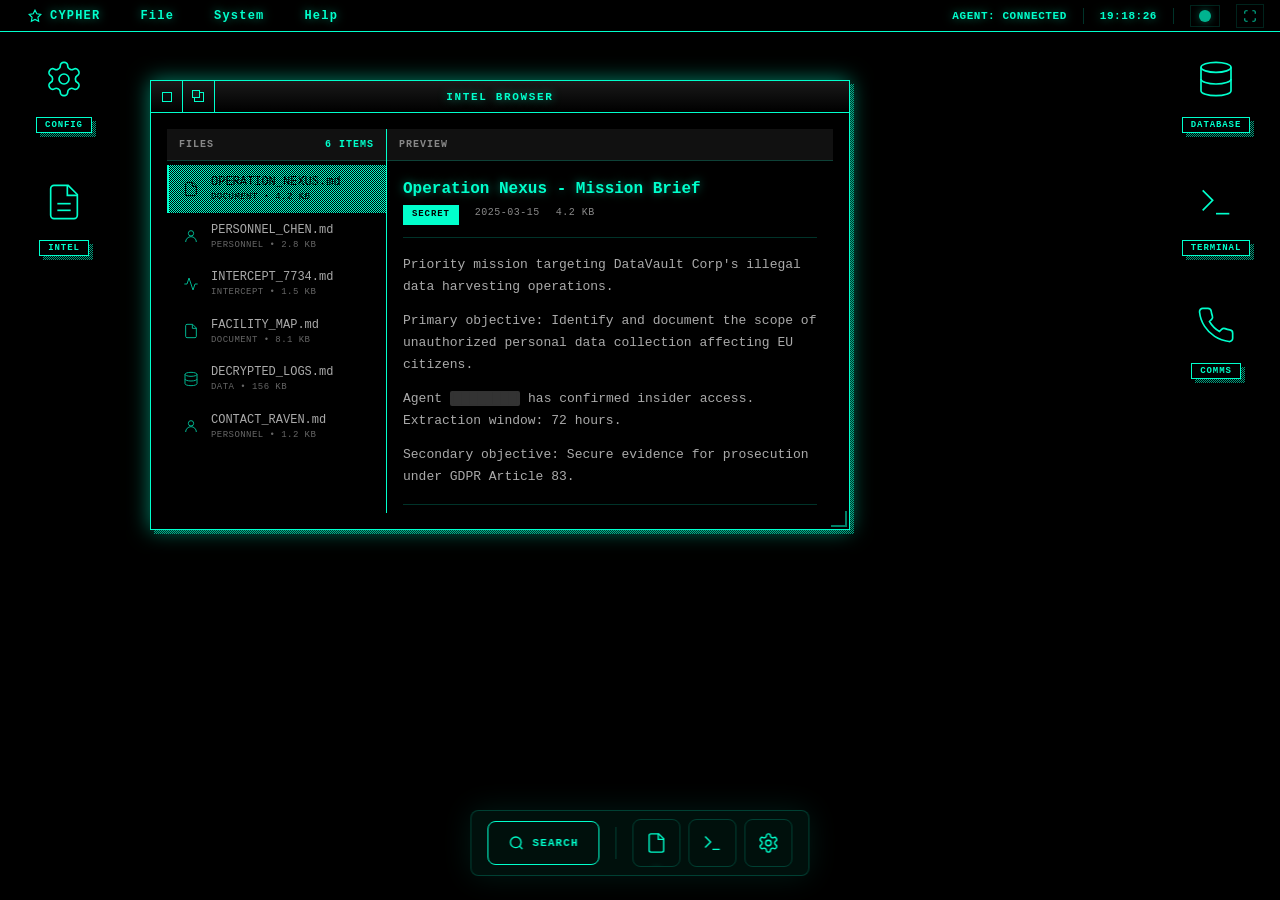
<file: docs/terminal-ui-cypher.html>
<!DOCTYPE html>
<html lang="en">
<head>
    <meta charset="UTF-8">
    <meta name="viewport" content="width=device-width, initial-scale=1.0">
    <title>CYPHER Terminal - UI POC</title>
    <style>
        /* --- CYPHER Design Tokens --- */
        :root {
            /* Text - Grayscale only */
            --cypher-text-bright: #ffffff;
            --cypher-text: #aaaaaa;
            --cypher-text-dim: #888888;
            --cypher-text-muted: #666666;
            --cypher-text-faint: #444444;
            --cypher-text-ghost: #333333;

            /* Backgrounds - Dark shades */
            --cypher-bg-darkest: #000000;
            --cypher-bg-dark: #0a0a0a;
            --cypher-bg: #111111;
            --cypher-bg-light: #1a1a1a;

            /* Static theme mappings */
            --bg-color: var(--cypher-bg-darkest);
            --window-shadow-opacity: 0.6;
            --desktop-pattern-opacity: 0.15;
        }

        /* Default Theme (Cyan) */
        body {
            --cypher-primary: #00FFCC;
            --cypher-primary-dim: #00CCAA;
            --cypher-primary-glow: rgba(0, 255, 204, 0.5);
            --cypher-primary-subtle: rgba(0, 255, 204, 0.2);
            --cypher-primary-faint: rgba(0, 255, 204, 0.1);
            --text-color: #00FFCC;
            --border-color: #00FFCC;
            --dither-color: #00FFCC;
            --dock-bg: rgba(0, 20, 15, 0.8);
            --dock-border: rgba(0, 255, 204, 0.2);
        }

        /* Matrix Green Theme */
        body.theme-matrix {
            --cypher-primary: #00FF41;
            --cypher-primary-dim: #00CC33;
            --cypher-primary-glow: rgba(0, 255, 65, 0.5);
            --cypher-primary-subtle: rgba(0, 255, 65, 0.2);
            --cypher-primary-faint: rgba(0, 255, 65, 0.1);
            --text-color: #00FF41;
            --border-color: #00FF41;
            --dither-color: #00FF41;
            --dock-bg: rgba(0, 15, 5, 0.8);
            --dock-border: rgba(0, 255, 65, 0.2);
        }

        /* --- Global Reset & Base --- */
        * {
            box-sizing: border-box;
            margin: 0;
            padding: 0;
            user-select: none;
        }

        body {
            font-family: 'Courier New', Consolas, Monaco, monospace;
            background-color: var(--bg-color);
            color: var(--text-color);
            height: 100vh;
            width: 100vw;
            overflow: hidden;
        }

        /* --- Desktop Patterns (CSS Reactive) --- */
        .desktop-canvas {
            position: absolute;
            inset: 0;
            pointer-events: none;
            opacity: var(--desktop-pattern-opacity);
            z-index: 0;
            background-color: transparent;
        }

        /* Pattern Definitions */
        body[data-pattern="dither"] .desktop-canvas {
            background-image: repeating-conic-gradient(var(--text-color) 0% 25%, transparent 0% 50%);
            background-size: 2px 2px;
        }
        body[data-pattern="grid"] .desktop-canvas {
            background-image: radial-gradient(var(--text-color) 0.5px, transparent 0);
            background-size: 4px 4px;
        }
        body[data-pattern="scanlines"] .desktop-canvas {
            background-image: linear-gradient(0deg, var(--text-color) 0.5px, transparent 0.5px);
            background-size: 100% 2px;
        }
        body[data-pattern="matrix"] .desktop-canvas {
            background-image:
                linear-gradient(var(--text-color) 0.5px, transparent 0.5px),
                linear-gradient(90deg, var(--text-color) 0.5px, transparent 0.5px);
            background-size: 20px 20px;
        }
        body[data-pattern="hex"] .desktop-canvas {
            background-image: radial-gradient(var(--text-color) 1px, transparent 1px);
            background-size: 16px 16px;
        }

        /* --- Dither Utilities --- */
        .dither-shadow {
            position: absolute;
            top: 4px;
            left: 4px;
            right: -4px;
            bottom: -4px;
            pointer-events: none;
            background-image: repeating-conic-gradient(var(--dither-color) 0% 25%, transparent 0% 50%);
            background-size: 2px 2px;
            opacity: var(--window-shadow-opacity);
            z-index: -1;
        }

        /* Dither hover effect - use instead of solid backgrounds */
        .dither-hover {
            position: relative;
        }

        .dither-hover::before {
            content: '';
            position: absolute;
            inset: 0;
            background-image: repeating-conic-gradient(var(--cypher-primary) 0% 25%, transparent 0% 50%);
            background-size: 2px 2px;
            opacity: 0;
            transition: opacity 0.15s;
            pointer-events: none;
        }

        .dither-hover:hover::before {
            opacity: 0.8;
        }

        .dither-hover:hover {
            color: var(--bg-color);
        }

        /* --- Header --- */
        header {
            position: absolute;
            top: -40px;
            left: 0;
            right: 0;
            height: 32px;
            background-color: var(--bg-color);
            border-bottom: 1px solid var(--border-color);
            display: flex;
            align-items: center;
            justify-content: space-between;
            padding: 0 16px;
            font-size: 12px;
            font-weight: bold;
            z-index: 1000;
            transition: top 0.7s ease-out;
            text-shadow: 0 0 10px var(--cypher-primary-glow);
        }

        header.ready { top: 0; }

        .menu-items { display: flex; gap: 16px; }
        .menu-items span {
            cursor: default;
            padding: 4px 12px;
            letter-spacing: 0.1em;
            position: relative;
        }

        .menu-items span::before {
            content: '';
            position: absolute;
            inset: 0;
            background-image: repeating-conic-gradient(var(--cypher-primary) 0% 25%, transparent 0% 50%);
            background-size: 2px 2px;
            opacity: 0;
            transition: opacity 0.1s;
        }

        .menu-items span:hover::before {
            opacity: 1;
        }

        .menu-items span:hover {
            color: var(--bg-color);
            text-shadow: none;
        }

        .system-logo {
            display: flex;
            align-items: center;
            gap: 8px;
            letter-spacing: 0.2em;
        }

        /* --- Desktop Icons --- */
        .desktop-area {
            position: relative;
            height: 100%;
            padding-top: 32px;
        }

        .icon-grid {
            position: absolute;
            top: 50px;
            display: flex;
            flex-direction: column;
            gap: 40px;
            padding: 0 24px;
        }
        .icon-grid.right { right: 0; }
        .icon-grid.left { left: 0; }

        .desktop-icon {
            display: flex;
            flex-direction: column;
            align-items: center;
            width: 80px;
            cursor: default;
            animation: fadeIn 0.5s ease-out forwards;
            opacity: 0;
        }

        @keyframes fadeIn {
            from { opacity: 0; transform: scale(0.9); }
            to { opacity: 1; transform: scale(1); }
        }

        .icon-visual {
            padding: 8px;
            border: 1px solid transparent;
            transition: all 0.15s;
            color: var(--cypher-primary);
        }
        .desktop-icon:hover .icon-visual {
            border-color: var(--cypher-primary-subtle);
            box-shadow: 0 0 15px var(--cypher-primary-glow);
        }
        .desktop-icon:active .icon-visual {
            background: var(--text-color);
            color: var(--bg-color);
        }

        .icon-label-wrap { position: relative; margin-top: 4px; }
        .icon-label {
            position: relative;
            background: var(--bg-color);
            border: 1px solid var(--border-color);
            font-size: 9px;
            font-weight: bold;
            padding: 2px 8px;
            white-space: nowrap;
            letter-spacing: 0.1em;
            text-transform: uppercase;
        }

        /* --- Window System --- */
        .window {
            position: absolute;
            min-width: 280px;
            min-height: 180px;
            display: flex;
            flex-direction: column;
        }

        .window-frame {
            position: relative;
            display: flex;
            flex-direction: column;
            width: 100%;
            height: 100%;
            background: var(--bg-color);
            border: 1px solid var(--border-color);
            box-shadow: 0 0 20px var(--cypher-primary-glow);
        }

        .title-bar {
            height: 32px;
            border-bottom: 1px solid var(--border-color);
            display: flex;
            align-items: center;
            cursor: default;
            background: linear-gradient(180deg, var(--cypher-bg-light) 0%, var(--cypher-bg-darkest) 100%);
        }

        .window-btn {
            width: 32px;
            height: 100%;
            border-right: 1px solid var(--border-color);
            display: flex;
            align-items: center;
            justify-content: center;
            transition: color 0.1s;
            cursor: pointer;
            position: relative;
        }

        .window-btn::before {
            content: '';
            position: absolute;
            inset: 0;
            background-image: repeating-conic-gradient(var(--cypher-primary) 0% 25%, transparent 0% 50%);
            background-size: 2px 2px;
            opacity: 0;
            transition: opacity 0.1s;
        }

        .window-btn:hover::before {
            opacity: 1;
        }

        .window-btn:hover {
            color: var(--bg-color);
        }

        .close-box {
            width: 10px;
            height: 10px;
            border: 1px solid currentColor;
        }

        .fullscreen-box {
            width: 10px;
            height: 10px;
            border: 1px solid currentColor;
            position: relative;
        }

        .fullscreen-box::after {
            content: '';
            position: absolute;
            top: -3px;
            left: -3px;
            width: 6px;
            height: 6px;
            border: 1px solid currentColor;
            background: var(--cypher-bg-light);
        }

        .window-btn:hover .fullscreen-box::after {
            background: var(--cypher-primary);
        }

        /* Fullscreen window state */
        .window.fullscreen {
            position: fixed !important;
            top: 32px !important;
            left: 0 !important;
            width: 100vw !important;
            height: calc(100vh - 32px - 80px) !important;
            z-index: 999 !important;
        }

        .window.fullscreen .dither-shadow {
            display: none;
        }

        .window.fullscreen .resize-handle {
            display: none;
        }

        .title-text {
            flex: 1;
            text-align: center;
            font-size: 11px;
            font-weight: bold;
            text-transform: uppercase;
            letter-spacing: 0.15em;
            text-shadow: 0 0 10px var(--cypher-primary-glow);
        }

        .window-content {
            flex: 1;
            padding: 16px;
            overflow: auto;
            font-size: 14px;
            line-height: 1.5;
            color: var(--cypher-text);
        }

        .resize-handle {
            position: absolute;
            bottom: 0;
            right: 0;
            width: 16px;
            height: 16px;
            cursor: nwse-resize;
            border-right: 2px solid var(--border-color);
            border-bottom: 2px solid var(--border-color);
            margin: 2px;
            opacity: 0.5;
        }
        .resize-handle:hover { opacity: 1; }

        /* --- Setup App UI --- */
        .setup-section { margin-bottom: 20px; }
        .setup-title {
            font-size: 11px;
            font-weight: bold;
            text-transform: uppercase;
            margin-bottom: 12px;
            padding-bottom: 4px;
            border-bottom: 1px solid var(--border-color);
            letter-spacing: 0.1em;
            color: var(--cypher-primary);
        }
        .pattern-grid { display: grid; grid-template-columns: repeat(4, 1fr); gap: 10px; }

        .pattern-preview {
            aspect-ratio: 1;
            border: 1px solid var(--border-color);
            cursor: pointer;
            position: relative;
            background-color: var(--bg-color);
            transition: all 0.15s;
        }

        /* Pattern previews */
        .pattern-preview[data-pattern="dither"] {
            background-image: repeating-conic-gradient(var(--text-color) 0% 25%, transparent 0% 50%);
            background-size: 2px 2px;
        }
        .pattern-preview[data-pattern="grid"] {
            background-image: radial-gradient(var(--text-color) 0.5px, transparent 0);
            background-size: 4px 4px;
        }
        .pattern-preview[data-pattern="scanlines"] {
            background-image: linear-gradient(0deg, var(--text-color) 0.5px, transparent 0.5px);
            background-size: 100% 2px;
        }
        .pattern-preview[data-pattern="matrix"] {
            background-image: linear-gradient(var(--text-color) 0.5px, transparent 0.5px), linear-gradient(90deg, var(--text-color) 0.5px, transparent 0.5px);
            background-size: 20px 20px;
        }
        .pattern-preview[data-pattern="hex"] {
            background-image: radial-gradient(var(--text-color) 1px, transparent 1px);
            background-size: 16px 16px;
        }

        .pattern-preview:hover {
            box-shadow: 0 0 10px var(--cypher-primary-glow);
        }
        .pattern-preview.active {
            outline: 2px solid var(--text-color);
            outline-offset: 2px;
            box-shadow: 0 0 15px var(--cypher-primary-glow);
        }

        .pattern-label {
            position: absolute;
            bottom: 2px;
            left: 2px;
            font-size: 7px;
            background: var(--bg-color);
            border: 1px solid var(--border-color);
            padding: 1px 4px;
            pointer-events: none;
            text-transform: uppercase;
            letter-spacing: 0.05em;
        }

        /* --- Terminal --- */
        .terminal-box {
            background: var(--cypher-primary-faint);
            font-family: 'Courier New', monospace;
            font-size: 13px;
            height: 100%;
            padding: 12px;
            overflow-y: auto;
            border: 1px solid var(--cypher-primary-subtle);
        }

        .terminal-line { margin: 2px 0; }
        .terminal-line.system { color: var(--cypher-text-dim); }
        .terminal-line.output { color: var(--cypher-text); }
        .terminal-line.highlight { color: var(--cypher-primary); }
        .terminal-line.dim { color: var(--cypher-text-muted); }

        .terminal-input-line {
            display: flex;
            margin-top: 8px;
        }
        .terminal-prompt {
            color: var(--cypher-primary);
            margin-right: 8px;
        }
        .terminal-input {
            background: none;
            border: none;
            color: var(--cypher-primary);
            outline: none;
            font-family: inherit;
            font-size: inherit;
            flex: 1;
            caret-color: var(--cypher-primary);
        }

        /* --- Two-Pane File Browser --- */
        .browser-content {
            display: flex;
            height: 100%;
        }

        .pane-left {
            width: 220px;
            border-right: 1px solid var(--border-color);
            display: flex;
            flex-direction: column;
            flex-shrink: 0;
        }

        .pane-right {
            flex: 1;
            display: flex;
            flex-direction: column;
            min-width: 0;
        }

        .pane-header {
            padding: 8px 12px;
            border-bottom: 1px solid var(--cypher-primary-subtle);
            font-size: 10px;
            font-weight: bold;
            text-transform: uppercase;
            letter-spacing: 0.1em;
            color: var(--cypher-text-dim);
            background: var(--cypher-bg);
            display: flex;
            justify-content: space-between;
            align-items: center;
        }

        .pane-header .count {
            color: var(--cypher-primary);
        }

        .pane-body {
            flex: 1;
            overflow-y: auto;
        }

        /* File list */
        .file-list {
            padding: 4px 0;
        }

        .file-item {
            display: flex;
            align-items: center;
            gap: 10px;
            padding: 8px 12px;
            cursor: pointer;
            transition: all 0.1s;
            border-left: 2px solid transparent;
            position: relative;
        }

        .file-item::before {
            content: '';
            position: absolute;
            inset: 0;
            background-image: repeating-conic-gradient(var(--cypher-primary) 0% 25%, transparent 0% 50%);
            background-size: 2px 2px;
            opacity: 0;
            transition: opacity 0.1s;
        }

        .file-item:hover::before {
            opacity: 0.15;
        }

        .file-item.selected {
            border-left-color: var(--cypher-primary);
        }

        .file-item.selected::before {
            opacity: 0.25;
        }

        .file-item-icon {
            width: 20px;
            height: 20px;
            display: flex;
            align-items: center;
            justify-content: center;
            color: var(--cypher-primary);
            font-size: 14px;
            flex-shrink: 0;
            opacity: 0.7;
            position: relative;
        }

        .file-item:hover .file-item-icon,
        .file-item.selected .file-item-icon {
            opacity: 1;
        }

        .file-item-info {
            flex: 1;
            min-width: 0;
            position: relative;
        }

        .file-item-name {
            font-size: 12px;
            color: var(--cypher-text);
            white-space: nowrap;
            overflow: hidden;
            text-overflow: ellipsis;
        }

        .file-item.selected .file-item-name {
            color: var(--cypher-primary);
        }

        .file-item-meta {
            font-size: 9px;
            color: var(--cypher-text-muted);
            text-transform: uppercase;
            letter-spacing: 0.05em;
        }

        /* Preview pane */
        .preview-empty {
            display: flex;
            align-items: center;
            justify-content: center;
            height: 100%;
            color: var(--cypher-text-muted);
            font-size: 11px;
            text-transform: uppercase;
            letter-spacing: 0.1em;
        }

        .preview-content {
            padding: 16px;
        }

        .preview-header {
            margin-bottom: 16px;
            padding-bottom: 12px;
            border-bottom: 1px solid var(--cypher-primary-subtle);
        }

        .preview-title {
            font-size: 16px;
            font-weight: bold;
            color: var(--cypher-primary);
            margin-bottom: 4px;
            text-shadow: 0 0 10px var(--cypher-primary-glow);
        }

        .preview-meta {
            display: flex;
            gap: 16px;
            font-size: 10px;
            color: var(--cypher-text-dim);
            text-transform: uppercase;
            letter-spacing: 0.05em;
        }

        .preview-classification {
            padding: 2px 8px;
            border: 1px solid var(--cypher-primary);
            font-size: 9px;
            font-weight: bold;
            letter-spacing: 0.1em;
            color: var(--cypher-primary);
        }

        .preview-classification.secret {
            background: var(--cypher-primary);
            color: var(--bg-color);
        }

        .preview-classification.confidential {
            background: var(--cypher-primary-subtle);
        }

        .preview-classification.unclassified {
            opacity: 0.5;
        }

        .preview-body {
            font-size: 13px;
            line-height: 1.7;
            color: var(--cypher-text);
        }

        .preview-body p {
            margin-bottom: 12px;
        }

        .preview-body .redacted {
            background: var(--cypher-text-ghost);
            color: var(--cypher-text-ghost);
            padding: 0 4px;
            border-radius: 2px;
            user-select: none;
        }

        .preview-tags {
            display: flex;
            flex-wrap: wrap;
            gap: 8px;
            margin-top: 16px;
            padding-top: 16px;
            border-top: 1px solid var(--cypher-primary-subtle);
        }

        .preview-tag {
            padding: 4px 10px;
            border: 1px solid var(--cypher-primary-subtle);
            font-size: 10px;
            color: var(--cypher-text-dim);
            text-transform: uppercase;
            letter-spacing: 0.05em;
        }

        .preview-actions {
            margin-top: 20px;
            display: flex;
            gap: 12px;
        }

        .preview-btn {
            padding: 8px 16px;
            background: transparent;
            border: 1px solid var(--cypher-primary);
            color: var(--cypher-primary);
            font-family: inherit;
            font-size: 11px;
            font-weight: bold;
            text-transform: uppercase;
            letter-spacing: 0.1em;
            cursor: pointer;
            position: relative;
            overflow: hidden;
            transition: color 0.1s, box-shadow 0.15s;
        }

        .preview-btn::before {
            content: '';
            position: absolute;
            inset: 0;
            background-image: repeating-conic-gradient(var(--cypher-primary) 0% 25%, transparent 0% 50%);
            background-size: 2px 2px;
            opacity: 0;
            transition: opacity 0.1s;
        }

        .preview-btn:hover::before {
            opacity: 1;
        }

        .preview-btn:hover {
            color: var(--bg-color);
            box-shadow: 0 0 15px var(--cypher-primary-glow);
        }

        .preview-btn.primary::before {
            opacity: 1;
        }

        .preview-btn.primary {
            color: var(--bg-color);
        }

        /* --- Dock --- */
        footer {
            position: absolute;
            left: 50%;
            transform: translateX(-50%);
            bottom: -100px;
            z-index: 1000;
            transition: bottom 1s cubic-bezier(0.2, 0.8, 0.2, 1);
            transition-delay: 0.3s;
        }
        footer.ready { bottom: 24px; }

        .dock {
            display: flex;
            align-items: center;
            padding: 8px 16px;
            border-radius: 8px;
            border: 1px solid var(--dock-border);
            background: var(--dock-bg);
            backdrop-filter: blur(20px);
            box-shadow: 0 0 30px var(--cypher-primary-faint);
            gap: 8px;
        }

        .dock-btn {
            width: 48px;
            height: 48px;
            border-radius: 8px;
            border: 1px solid var(--dock-border);
            background: transparent;
            display: flex;
            align-items: center;
            justify-content: center;
            cursor: pointer;
            position: relative;
            color: var(--cypher-primary);
            transition: transform 0.15s, box-shadow 0.15s;
            overflow: hidden;
        }

        .dock-btn::before {
            content: '';
            position: absolute;
            inset: 0;
            background-image: repeating-conic-gradient(var(--cypher-primary) 0% 25%, transparent 0% 50%);
            background-size: 2px 2px;
            opacity: 0;
            transition: opacity 0.15s;
        }

        .dock-btn:hover::before {
            opacity: 0.3;
        }

        .dock-btn:hover {
            transform: translateY(-4px);
            box-shadow: 0 4px 15px var(--cypher-primary-glow);
            border-color: var(--cypher-primary-subtle);
        }

        .find-btn {
            padding: 0 20px;
            height: 44px;
            border: 1px solid var(--border-color);
            background: transparent;
            color: var(--cypher-primary);
            font-family: inherit;
            font-weight: bold;
            text-transform: uppercase;
            font-size: 11px;
            display: flex;
            align-items: center;
            gap: 8px;
            border-radius: 8px;
            cursor: pointer;
            letter-spacing: 0.1em;
            position: relative;
            overflow: hidden;
            transition: color 0.1s, box-shadow 0.15s;
        }

        .find-btn::before {
            content: '';
            position: absolute;
            inset: 0;
            background-image: repeating-conic-gradient(var(--cypher-primary) 0% 25%, transparent 0% 50%);
            background-size: 2px 2px;
            opacity: 0;
            transition: opacity 0.1s;
        }

        .find-btn:hover::before {
            opacity: 1;
        }

        .find-btn:hover {
            color: var(--bg-color);
            box-shadow: 0 0 20px var(--cypher-primary-glow);
        }

        .dock-separator {
            width: 1px;
            height: 32px;
            background: var(--dock-border);
            margin: 0 8px;
        }

        .indicator {
            position: absolute;
            bottom: -8px;
            width: 4px;
            height: 4px;
            background: var(--cypher-primary);
            border-radius: 50%;
            display: none;
            box-shadow: 0 0 8px var(--cypher-primary);
        }
        .is-running .indicator { display: block; }

        /* --- Status Bar Info --- */
        .status-info {
            display: flex;
            align-items: center;
            gap: 16px;
            font-size: 11px;
            letter-spacing: 0.05em;
        }
        .status-info .separator {
            width: 1px;
            height: 16px;
            background: var(--dock-border);
        }
        #clock {
            font-family: 'Courier New', monospace;
        }
        .theme-toggle {
            background: none;
            border: 1px solid var(--cypher-primary-subtle);
            padding: 4px 8px;
            cursor: pointer;
            display: flex;
            align-items: center;
            justify-content: center;
            transition: all 0.15s;
            opacity: 0.7;
        }
        .theme-toggle:hover {
            opacity: 1;
            background: var(--cypher-primary-faint);
        }
        .theme-indicator {
            width: 12px;
            height: 12px;
            border-radius: 50%;
            background: var(--cypher-primary);
            box-shadow: 0 0 8px var(--cypher-primary-glow);
            transition: background 0.3s, box-shadow 0.3s;
        }

        .fullscreen-toggle {
            background: none;
            border: 1px solid var(--cypher-primary-subtle);
            color: var(--cypher-primary);
            padding: 4px 6px;
            cursor: pointer;
            display: flex;
            align-items: center;
            justify-content: center;
            transition: all 0.15s;
            opacity: 0.7;
        }
        .fullscreen-toggle:hover {
            opacity: 1;
            background: var(--cypher-primary-faint);
        }

        /* --- CRT Scanline overlay (optional) --- */
        .crt-overlay {
            position: fixed;
            inset: 0;
            pointer-events: none;
            z-index: 9999;
            background: repeating-linear-gradient(
                0deg,
                rgba(0, 0, 0, 0.1) 0px,
                rgba(0, 0, 0, 0.1) 1px,
                transparent 1px,
                transparent 2px
            );
        }

        /* --- Custom Scrollbar --- */
        .pane-body::-webkit-scrollbar {
            width: 8px;
        }

        .pane-body::-webkit-scrollbar-track {
            background: var(--cypher-bg-darkest);
        }

        .pane-body::-webkit-scrollbar-thumb {
            background: var(--cypher-primary-subtle);
            border-radius: 4px;
        }

        .pane-body::-webkit-scrollbar-thumb:hover {
            background: var(--cypher-primary);
        }

        /* File list focus state */
        .file-list:focus {
            outline: none;
        }

        .file-list:focus .file-item.selected {
            background: none;
        }

        .file-list:focus .file-item.selected::before {
            content: '';
            position: absolute;
            inset: 0;
            background-image: repeating-conic-gradient(var(--cypher-primary) 0% 25%, transparent 0% 50%);
            background-size: 2px 2px;
            opacity: 1;
        }

        .file-list:focus .file-item.selected .file-item-name,
        .file-list:focus .file-item.selected .file-item-meta,
        .file-list:focus .file-item.selected .file-item-icon {
            position: relative;
            color: var(--bg-color);
        }
    </style>
</head>
<body data-pattern="scanlines">
    <div class="desktop-canvas"></div>
    <!-- <div class="crt-overlay"></div> -->

    <header id="main-header">
        <div class="menu-items">
            <span class="system-logo">
                <svg width="14" height="14" viewBox="0 0 24 24" fill="none" stroke="currentColor" stroke-width="2">
                    <polygon points="12 2 15.09 8.26 22 9.27 17 14.14 18.18 21.02 12 17.77 5.82 21.02 7 14.14 2 9.27 8.91 8.26 12 2"/>
                </svg>
                CYPHER
            </span>
            <span>File</span>
            <span>System</span>
            <span>Help</span>
        </div>
        <div class="status-info">
            <span>AGENT: CONNECTED</span>
            <div class="separator"></div>
            <span id="clock">00:00:00</span>
            <div class="separator"></div>
            <button class="theme-toggle" onclick="toggleTheme()" title="Toggle Theme">
                <span class="theme-indicator"></span>
            </button>
            <button class="fullscreen-toggle" onclick="togglePageFullscreen()" title="Toggle Fullscreen">
                <svg width="14" height="14" viewBox="0 0 24 24" fill="none" stroke="currentColor" stroke-width="2">
                    <path d="M8 3H5a2 2 0 0 0-2 2v3m18 0V5a2 2 0 0 0-2-2h-3m0 18h3a2 2 0 0 0 2-2v-3M3 16v3a2 2 0 0 0 2 2h3"/>
                </svg>
            </button>
        </div>
    </header>

    <main class="desktop-area" id="desktop">
        <!-- Icons Left -->
        <div class="icon-grid left">
            <div class="desktop-icon" onclick="openApp('pref')" style="animation-delay: 0.1s">
                <div class="icon-visual">
                    <svg width="40" height="40" viewBox="0 0 24 24" fill="none" stroke="currentColor" stroke-width="1">
                        <path d="M12.22 2h-.44a2 2 0 0 0-2 2v.18a2 2 0 0 1-1 1.73l-.43.25a2 2 0 0 1-2 0l-.15-.08a2 2 0 0 0-2.73.73l-.22.38a2 2 0 0 0 .73 2.73l.15.1a2 2 0 0 1 1 1.72v.51a2 2 0 0 1-1 1.74l-.15.09a2 2 0 0 0-.73 2.73l.22.38a2 2 0 0 0 2.73.73l.15-.08a2 2 0 0 1 2 0l.43.25a2 2 0 0 1 1 1.73V20a2 2 0 0 0 2 2h.44a2 2 0 0 0 2-2v-.18a2 2 0 0 1 1-1.73l.43-.25a2 2 0 0 1 2 0l.15.08a2 2 0 0 0 2.73-.73l.22-.39a2 2 0 0 0-.73-2.73l-.15-.08a2 2 0 0 1-1-1.74v-.5a2 2 0 0 1 1-1.74l.15-.09a2 2 0 0 0 .73-2.73l-.22-.38a2 2 0 0 0-2.73-.73l-.15.08a2 2 0 0 1-2 0l-.43-.25a2 2 0 0 1-1-1.73V4a2 2 0 0 0-2-2z"/>
                        <circle cx="12" cy="12" r="3"/>
                    </svg>
                </div>
                <div class="icon-label-wrap">
                    <div class="dither-shadow"></div>
                    <div class="icon-label">Config</div>
                </div>
            </div>
            <div class="desktop-icon" onclick="openApp('intel')" style="animation-delay: 0.2s">
                <div class="icon-visual">
                    <svg width="40" height="40" viewBox="0 0 24 24" fill="none" stroke="currentColor" stroke-width="1">
                        <path d="M14.5 2H6a2 2 0 0 0-2 2v16a2 2 0 0 0 2 2h12a2 2 0 0 0 2-2V7.5L14.5 2z"/>
                        <polyline points="14 2 14 8 20 8"/>
                        <line x1="16" y1="13" x2="8" y2="13"/>
                        <line x1="16" y1="17" x2="8" y2="17"/>
                    </svg>
                </div>
                <div class="icon-label-wrap">
                    <div class="dither-shadow"></div>
                    <div class="icon-label">Intel</div>
                </div>
            </div>
        </div>

        <!-- Icons Right -->
        <div class="icon-grid right">
            <div class="desktop-icon" style="animation-delay: 0.15s">
                <div class="icon-visual">
                    <svg width="40" height="40" viewBox="0 0 24 24" fill="none" stroke="currentColor" stroke-width="1">
                        <ellipse cx="12" cy="5" rx="9" ry="3"/>
                        <path d="M3 5V19A9 3 0 0 0 21 19V5"/>
                        <path d="M3 12A9 3 0 0 0 21 12"/>
                    </svg>
                </div>
                <div class="icon-label-wrap">
                    <div class="dither-shadow"></div>
                    <div class="icon-label">Database</div>
                </div>
            </div>
            <div class="desktop-icon" onclick="openApp('term')" style="animation-delay: 0.25s">
                <div class="icon-visual">
                    <svg width="40" height="40" viewBox="0 0 24 24" fill="none" stroke="currentColor" stroke-width="1">
                        <polyline points="4 17 10 11 4 5"/>
                        <line x1="12" y1="19" x2="20" y2="19"/>
                    </svg>
                </div>
                <div class="icon-label-wrap">
                    <div class="dither-shadow"></div>
                    <div class="icon-label">Terminal</div>
                </div>
            </div>
            <div class="desktop-icon" onclick="openApp('comms')" style="animation-delay: 0.35s">
                <div class="icon-visual">
                    <svg width="40" height="40" viewBox="0 0 24 24" fill="none" stroke="currentColor" stroke-width="1">
                        <path d="M22 16.92v3a2 2 0 0 1-2.18 2 19.79 19.79 0 0 1-8.63-3.07 19.5 19.5 0 0 1-6-6 19.79 19.79 0 0 1-3.07-8.67A2 2 0 0 1 4.11 2h3a2 2 0 0 1 2 1.72 12.84 12.84 0 0 0 .7 2.81 2 2 0 0 1-.45 2.11L8.09 9.91a16 16 0 0 0 6 6l1.27-1.27a2 2 0 0 1 2.11-.45 12.84 12.84 0 0 0 2.81.7A2 2 0 0 1 22 16.92z"/>
                    </svg>
                </div>
                <div class="icon-label-wrap">
                    <div class="dither-shadow"></div>
                    <div class="icon-label">Comms</div>
                </div>
            </div>
        </div>
    </main>

    <footer id="main-footer">
        <div class="dock">
            <button class="find-btn">
                <svg width="16" height="16" viewBox="0 0 24 24" fill="none" stroke="currentColor" stroke-width="2">
                    <circle cx="11" cy="11" r="8"/>
                    <line x1="21" y1="21" x2="16.65" y2="16.65"/>
                </svg>
                Search
            </button>
            <div class="dock-separator"></div>
            <button class="dock-btn" onclick="openApp('intel')" id="dock-intel">
                <svg width="22" height="22" viewBox="0 0 24 24" fill="none" stroke="currentColor" stroke-width="1.5">
                    <path d="M14.5 2H6a2 2 0 0 0-2 2v16a2 2 0 0 0 2 2h12a2 2 0 0 0 2-2V7.5L14.5 2z"/>
                    <polyline points="14 2 14 8 20 8"/>
                </svg>
                <div class="indicator"></div>
            </button>
            <button class="dock-btn" onclick="openApp('term')" id="dock-term">
                <svg width="22" height="22" viewBox="0 0 24 24" fill="none" stroke="currentColor" stroke-width="1.5">
                    <polyline points="4 17 10 11 4 5"/>
                    <line x1="12" y1="19" x2="20" y2="19"/>
                </svg>
                <div class="indicator"></div>
            </button>
            <button class="dock-btn" onclick="openApp('pref')" id="dock-pref">
                <svg width="22" height="22" viewBox="0 0 24 24" fill="none" stroke="currentColor" stroke-width="1.5">
                    <path d="M12.22 2h-.44a2 2 0 0 0-2 2v.18a2 2 0 0 1-1 1.73l-.43.25a2 2 0 0 1-2 0l-.15-.08a2 2 0 0 0-2.73.73l-.22.38a2 2 0 0 0 .73 2.73l.15.1a2 2 0 0 1 1 1.72v.51a2 2 0 0 1-1 1.74l-.15.09a2 2 0 0 0-.73 2.73l.22.38a2 2 0 0 0 2.73.73l.15-.08a2 2 0 0 1 2 0l.43.25a2 2 0 0 1 1 1.73V20a2 2 0 0 0 2 2h.44a2 2 0 0 0 2-2v-.18a2 2 0 0 1 1-1.73l.43-.25a2 2 0 0 1 2 0l.15.08a2 2 0 0 0 2.73-.73l.22-.39a2 2 0 0 0-.73-2.73l-.15-.08a2 2 0 0 1-1-1.74v-.5a2 2 0 0 1 1-1.74l.15-.09a2 2 0 0 0 .73-2.73l-.22-.38a2 2 0 0 0-2.73-.73l-.15.08a2 2 0 0 1-2 0l-.43-.25a2 2 0 0 1-1-1.73V4a2 2 0 0 0-2-2z"/>
                    <circle cx="12" cy="12" r="3"/>
                </svg>
                <div class="indicator"></div>
            </button>
        </div>
    </footer>

    <script>
        /* --- State --- */
        const apps = {
            intel: { title: 'Intel Browser', isFileBrowser: true, width: '700px', height: '450px' },
            term: { title: 'Terminal', isTerminal: true },
            pref: { title: 'Configuration', isSetup: true },
            comms: { title: 'Communications', content: 'SECURE CHANNEL\n\nStatus: Encrypted\nProtocol: P2P-AES256\nLatency: 42ms\n\nNo new messages.' }
        };
        const openWindows = {};
        let zIndexCounter = 100;
        let selectedFileIndex = 0;

        /* --- Intel Files Data --- */
        const intelFiles = [
            {
                name: 'OPERATION_NEXUS.md',
                type: 'document',
                classification: 'secret',
                date: '2025-03-15',
                size: '4.2 KB',
                title: 'Operation Nexus - Mission Brief',
                content: `<p>Priority mission targeting DataVault Corp's illegal data harvesting operations.</p>
                <p>Primary objective: Identify and document the scope of unauthorized personal data collection affecting EU citizens.</p>
                <p>Agent <span class="redacted">████████</span> has confirmed insider access. Extraction window: 72 hours.</p>
                <p>Secondary objective: Secure evidence for prosecution under GDPR Article 83.</p>`,
                tags: ['Active', 'Priority-1', 'DataVault']
            },
            {
                name: 'PERSONNEL_CHEN.md',
                type: 'personnel',
                classification: 'confidential',
                date: '2025-03-12',
                size: '2.8 KB',
                title: 'Personnel File: Dr. Sarah Chen',
                content: `<p>Former DataVault Corp lead architect. Turned whistleblower after discovering Project Panopticon.</p>
                <p>Current status: Under DSU protection program.</p>
                <p>Expertise: Distributed systems, encryption protocols, data anonymization.</p>
                <p>Risk assessment: Low. Fully cooperative with investigation.</p>`,
                tags: ['Whistleblower', 'Protected', 'Technical']
            },
            {
                name: 'INTERCEPT_7734.md',
                type: 'intercept',
                classification: 'secret',
                date: '2025-03-14',
                size: '1.5 KB',
                title: 'Intercepted Communication #7734',
                content: `<p>Source: Internal DataVault Slack channel</p>
                <p>Timestamp: 2025-03-14 02:34 UTC</p>
                <p>"The regulators are getting close. Start the <span class="redacted">████████</span> protocol immediately. All EU servers need to be wiped before <span class="redacted">██████</span>."</p>
                <p>Analysis: Confirms intent to destroy evidence. Accelerated timeline required.</p>`,
                tags: ['Urgent', 'Evidence', 'Destruction']
            },
            {
                name: 'FACILITY_MAP.md',
                type: 'document',
                classification: 'confidential',
                date: '2025-03-10',
                size: '8.1 KB',
                title: 'DataVault Frankfurt Facility',
                content: `<p>Primary data center location confirmed: Frankfurt Industrial District, Building 7.</p>
                <p>Security: 24/7 guards, biometric access, internal network air-gapped from public internet.</p>
                <p>Points of entry: Service entrance (east), ventilation system (roof access), <span class="redacted">████████████</span>.</p>
                <p>Recommended approach: Social engineering via maintenance contractor cover.</p>`,
                tags: ['Location', 'Security', 'Frankfurt']
            },
            {
                name: 'DECRYPTED_LOGS.md',
                type: 'data',
                classification: 'unclassified',
                date: '2025-03-13',
                size: '156 KB',
                title: 'Decrypted Access Logs',
                content: `<p>Successfully decrypted server access logs from February 2025.</p>
                <p>Key findings:</p>
                <p>• 47 million unique EU citizen records accessed</p>
                <p>• Data exports to 3 non-EU jurisdictions detected</p>
                <p>• Automated profiling algorithms running on biometric data</p>
                <p>Full analysis pending review by legal team.</p>`,
                tags: ['Evidence', 'Logs', 'GDPR-Violation']
            },
            {
                name: 'CONTACT_RAVEN.md',
                type: 'personnel',
                classification: 'secret',
                date: '2025-03-11',
                size: '1.2 KB',
                title: 'Asset: RAVEN',
                content: `<p>Codename: RAVEN</p>
                <p>Position: DataVault Corp - Senior Systems Administrator</p>
                <p>Recruitment date: <span class="redacted">██████████</span></p>
                <p>Motivation: Financial + ideological</p>
                <p>Reliability rating: B+</p>
                <p>Handler: <span class="redacted">████████</span></p>`,
                tags: ['Asset', 'Inside-Source', 'Active']
            }
        ];

        /* --- Pattern definitions --- */
        const patterns = [
            { id: 'dither', label: 'Dither' },
            { id: 'grid', label: 'Dots' },
            { id: 'scanlines', label: 'Scan' },
            { id: 'matrix', label: 'Grid' },
            { id: 'hex', label: 'Hex' },
            { id: 'none', label: 'None' }
        ];

        /* --- Initialization --- */
        window.onload = () => {
            setTimeout(() => {
                document.getElementById('main-header').classList.add('ready');
                document.getElementById('main-footer').classList.add('ready');
            }, 400);
            updateClock();
            setInterval(updateClock, 1000);

            // Open intel browser by default to showcase the list-detail pattern
            setTimeout(() => openApp('intel'), 600);
        };

        function updateClock() {
            const now = new Date();
            document.getElementById('clock').innerText = now.toLocaleTimeString([], {
                hour: '2-digit',
                minute: '2-digit',
                second: '2-digit',
                hour12: false
            });
        }

        function togglePageFullscreen() {
            if (!document.fullscreenElement) {
                document.documentElement.requestFullscreen().catch(err => {
                    console.log('Fullscreen error:', err);
                });
            } else {
                document.exitFullscreen();
            }
        }

        function toggleTheme() {
            document.body.classList.toggle('theme-matrix');
        }

        function setPattern(id) {
            document.body.dataset.pattern = id;
            document.querySelectorAll('.pattern-preview').forEach((el) => {
                el.classList.toggle('active', el.dataset.pattern === id);
            });
        }

        /* --- App Management --- */
        function openApp(id) {
            if (openWindows[id]) {
                focusWindow(id);
                return;
            }

            const app = apps[id];
            const win = document.createElement('div');
            win.className = 'window';
            win.id = `window-${id}`;
            win.style.left = (150 + Object.keys(openWindows).length * 30) + 'px';
            win.style.top = (80 + Object.keys(openWindows).length * 30) + 'px';
            win.style.width = app.width || (app.isSetup ? '420px' : '500px');
            win.style.height = app.height || (app.isSetup ? '380px' : '350px');

            // Determine content
            let content;
            if (app.isTerminal) {
                content = renderTerminal();
            } else if (app.isSetup) {
                content = renderSetup();
            } else if (app.isFileBrowser) {
                content = renderFileBrowser();
            } else {
                content = `<pre style="white-space:pre-wrap; font-family:inherit; color: var(--cypher-text); padding: 16px;">${app.content}</pre>`;
            }

            win.innerHTML = `
                <div class="dither-shadow"></div>
                <div class="window-frame">
                    <div class="title-bar" onmousedown="startDrag(event, '${id}')">
                        <div class="window-btn" onclick="closeApp('${id}')" title="Close">
                            <div class="close-box"></div>
                        </div>
                        <div class="window-btn" onclick="toggleFullscreen('${id}')" title="Fullscreen">
                            <div class="fullscreen-box"></div>
                        </div>
                        <div class="title-text">${app.title}</div>
                        <div style="width:64px"></div>
                    </div>
                    <div class="window-content" id="content-${id}">
                        ${content}
                    </div>
                    <div class="resize-handle" onmousedown="startResize(event, '${id}')"></div>
                </div>
            `;

            document.getElementById('desktop').appendChild(win);
            openWindows[id] = win;
            document.getElementById(`dock-${id}`)?.classList.add('is-running');
            focusWindow(id);

            // Post-render initialization
            if (app.isFileBrowser) {
                setTimeout(() => populateFileList(), 0);
            }
        }

        function closeApp(id) {
            const win = openWindows[id];
            if (win) {
                win.remove();
                delete openWindows[id];
                document.getElementById(`dock-${id}`)?.classList.remove('is-running');
            }
        }

        function toggleFullscreen(id) {
            const win = openWindows[id];
            if (!win) return;

            if (win.classList.contains('fullscreen')) {
                // Restore previous position/size
                win.classList.remove('fullscreen');
                if (win._savedState) {
                    win.style.left = win._savedState.left;
                    win.style.top = win._savedState.top;
                    win.style.width = win._savedState.width;
                    win.style.height = win._savedState.height;
                }
            } else {
                // Save current position/size and go fullscreen
                win._savedState = {
                    left: win.style.left,
                    top: win.style.top,
                    width: win.style.width,
                    height: win.style.height
                };
                win.classList.add('fullscreen');
            }
            focusWindow(id);
        }

        function focusWindow(id) {
            Object.values(openWindows).forEach(w => w.style.zIndex = 40);
            openWindows[id].style.zIndex = zIndexCounter++;
        }

        /* --- Custom UI Renderers --- */
        function renderSetup() {
            const currentPattern = document.body.dataset.pattern;
            let patternHTML = patterns.map((p) => `
                <div class="pattern-preview ${currentPattern === p.id ? 'active' : ''}"
                     data-pattern="${p.id}"
                     onclick="setPattern('${p.id}')">
                    <div class="pattern-label">${p.label}</div>
                </div>
            `).join('');

            return `
                <div class="setup-section">
                    <div class="setup-title">Desktop Pattern</div>
                    <div class="pattern-grid">${patternHTML}</div>
                </div>
                <div class="setup-section">
                    <div class="setup-title">System Info</div>
                    <div style="font-size: 12px; line-height: 1.8; color: var(--cypher-text-dim);">
                        CYPHER Terminal v2.1.0<br>
                        Connection: P2P WebRTC<br>
                        Encryption: AES-256-GCM<br>
                        Agent Status: <span style="color: var(--cypher-success);">ONLINE</span>
                    </div>
                </div>
            `;
        }

        function renderTerminal() {
            return `
                <div class="terminal-box">
                    <div class="terminal-line system">CYPHER Terminal v2.1.0</div>
                    <div class="terminal-line system">(c) 2025 EU Digital Sovereignty Unit</div>
                    <div class="terminal-line" style="margin-top: 12px;">> help</div>
                    <div class="terminal-line output">Available commands: ls, cd, cat, download, pwd, help, clear</div>
                    <div class="terminal-input-line">
                        <span class="terminal-prompt">></span>
                        <input type="text" class="terminal-input" id="term-input" onkeydown="handleTerminal(event)" autofocus>
                    </div>
                </div>
            `;
        }

        function renderFileBrowser() {
            return `
                <div class="browser-content">
                    <div class="pane-left">
                        <div class="pane-header">
                            <span>Files</span>
                            <span class="count">${intelFiles.length} items</span>
                        </div>
                        <div class="pane-body">
                            <div class="file-list" id="fileList" tabindex="0"></div>
                        </div>
                    </div>
                    <div class="pane-right">
                        <div class="pane-header">
                            <span>Preview</span>
                        </div>
                        <div class="pane-body" id="previewPane">
                            <div class="preview-empty">Select a file to preview</div>
                        </div>
                    </div>
                </div>
            `;
        }

        /* --- File Icons (SVG) --- */
        const fileIcons = {
            document: `<svg width="16" height="16" viewBox="0 0 24 24" fill="none" stroke="currentColor" stroke-width="1.5">
                <path d="M14.5 2H6a2 2 0 0 0-2 2v16a2 2 0 0 0 2 2h12a2 2 0 0 0 2-2V7.5L14.5 2z"/>
                <polyline points="14 2 14 8 20 8"/>
            </svg>`,
            personnel: `<svg width="16" height="16" viewBox="0 0 24 24" fill="none" stroke="currentColor" stroke-width="1.5">
                <circle cx="12" cy="8" r="4"/>
                <path d="M20 21a8 8 0 1 0-16 0"/>
            </svg>`,
            intercept: `<svg width="16" height="16" viewBox="0 0 24 24" fill="none" stroke="currentColor" stroke-width="1.5">
                <path d="M2 12h4l3-9 6 18 3-9h4"/>
            </svg>`,
            data: `<svg width="16" height="16" viewBox="0 0 24 24" fill="none" stroke="currentColor" stroke-width="1.5">
                <ellipse cx="12" cy="5" rx="9" ry="3"/>
                <path d="M3 5v14a9 3 0 0 0 18 0V5"/>
                <path d="M3 12a9 3 0 0 0 18 0"/>
            </svg>`
        };

        function populateFileList() {
            const list = document.getElementById('fileList');
            if (!list) return;

            list.innerHTML = intelFiles.map((file, i) => {
                const icon = fileIcons[file.type] || fileIcons.document;
                return `
                    <div class="file-item ${i === selectedFileIndex ? 'selected' : ''}" data-index="${i}" onclick="selectFile(${i})">
                        <div class="file-item-icon">${icon}</div>
                        <div class="file-item-info">
                            <div class="file-item-name">${file.name}</div>
                            <div class="file-item-meta">${file.type} • ${file.size}</div>
                        </div>
                    </div>
                `;
            }).join('');

            // Add keyboard navigation
            list.addEventListener('keydown', handleFileListKeyboard);
            list.focus();

            // Show initial preview
            updateFilePreview();
        }

        function selectFile(index) {
            selectedFileIndex = index;
            document.querySelectorAll('.file-item').forEach((item, i) => {
                item.classList.toggle('selected', i === index);
            });
            updateFilePreview();
        }

        function updateFilePreview() {
            const preview = document.getElementById('previewPane');
            if (!preview) return;

            const file = intelFiles[selectedFileIndex];
            preview.innerHTML = `
                <div class="preview-content">
                    <div class="preview-header">
                        <div class="preview-title">${file.title}</div>
                        <div class="preview-meta">
                            <span class="preview-classification ${file.classification}">${file.classification}</span>
                            <span>${file.date}</span>
                            <span>${file.size}</span>
                        </div>
                    </div>
                    <div class="preview-body">
                        ${file.content}
                    </div>
                    <div class="preview-tags">
                        ${file.tags.map(t => `<span class="preview-tag">${t}</span>`).join('')}
                    </div>
                    <div class="preview-actions">
                        <button class="preview-btn primary">Download</button>
                        <button class="preview-btn">Export</button>
                    </div>
                </div>
            `;
        }

        function handleFileListKeyboard(e) {
            if (e.key === 'ArrowDown') {
                e.preventDefault();
                selectFile(Math.min(selectedFileIndex + 1, intelFiles.length - 1));
                document.querySelector('.file-item.selected')?.scrollIntoView({ block: 'nearest' });
            } else if (e.key === 'ArrowUp') {
                e.preventDefault();
                selectFile(Math.max(selectedFileIndex - 1, 0));
                document.querySelector('.file-item.selected')?.scrollIntoView({ block: 'nearest' });
            } else if (e.key === 'Enter') {
                // Could trigger download or open action
                console.log('Open file:', intelFiles[selectedFileIndex].name);
            }
        }

        function handleTerminal(e) {
            if (e.key === 'Enter') {
                const val = e.target.value.trim();
                if (!val) return;

                const parent = e.target.parentElement;
                const box = parent.parentElement;

                // Log command
                const log = document.createElement('div');
                log.className = 'terminal-line';
                log.innerText = `> ${val}`;
                box.insertBefore(log, parent);

                // Process command
                const res = document.createElement('div');
                res.className = 'terminal-line output';

                const cmd = val.toLowerCase().split(' ')[0];
                switch(cmd) {
                    case 'help':
                        res.innerText = 'Available commands: ls, cd, cat, download, pwd, help, clear';
                        break;
                    case 'ls':
                        res.innerHTML = 'intel/  personnel/  operations/  README.md';
                        res.className = 'terminal-line highlight';
                        break;
                    case 'pwd':
                        res.innerText = '/cypher/data';
                        break;
                    case 'clear':
                        [...box.querySelectorAll('.terminal-line')].forEach(n => n.remove());
                        e.target.value = '';
                        return;
                    default:
                        res.className = 'terminal-line dim';
                        res.innerText = `Unknown command: ${val}`;
                }

                box.insertBefore(res, parent);
                e.target.value = '';
                box.scrollTop = box.scrollHeight;
            }
        }

        /* --- Window Interaction --- */
        let activeAction = null;

        function startDrag(e, id) {
            if (e.target.closest('.close-btn')) return;
            focusWindow(id);
            activeAction = {
                type: 'drag',
                id,
                startX: e.clientX,
                startY: e.clientY,
                initialX: openWindows[id].offsetLeft,
                initialY: openWindows[id].offsetTop
            };
            window.addEventListener('mousemove', handleAction);
            window.addEventListener('mouseup', stopAction);
        }

        function startResize(e, id) {
            e.stopPropagation();
            focusWindow(id);
            activeAction = {
                type: 'resize',
                id,
                startX: e.clientX,
                startY: e.clientY,
                initialW: openWindows[id].offsetWidth,
                initialH: openWindows[id].offsetHeight
            };
            window.addEventListener('mousemove', handleAction);
            window.addEventListener('mouseup', stopAction);
        }

        function handleAction(e) {
            if (!activeAction) return;
            const win = openWindows[activeAction.id];
            if (activeAction.type === 'drag') {
                win.style.left = (activeAction.initialX + (e.clientX - activeAction.startX)) + 'px';
                win.style.top = (activeAction.initialY + (e.clientY - activeAction.startY)) + 'px';
            } else if (activeAction.type === 'resize') {
                win.style.width = Math.max(280, activeAction.initialW + (e.clientX - activeAction.startX)) + 'px';
                win.style.height = Math.max(180, activeAction.initialH + (e.clientY - activeAction.startY)) + 'px';
            }
        }

        function stopAction() {
            activeAction = null;
            window.removeEventListener('mousemove', handleAction);
            window.removeEventListener('mouseup', stopAction);
        }
    </script>
</body>
</html>
</file>
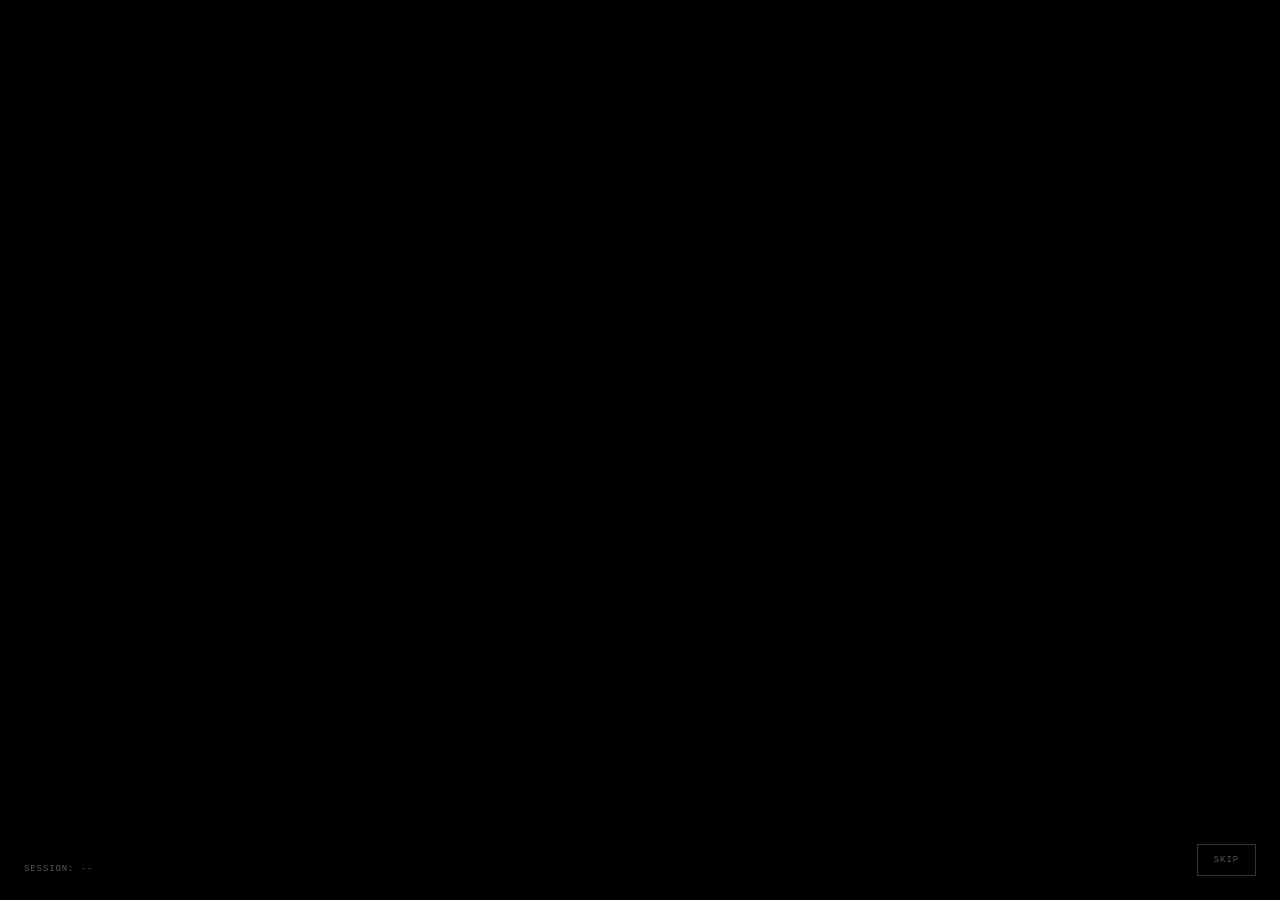
<file: docs/terminal-ui-nexus.html>
<!DOCTYPE html>
<html lang="en">
<head>
  <meta charset="UTF-8">
  <meta name="viewport" content="width=device-width, initial-scale=1.0">
  <title>NEXUS Terminal - Component Integration</title>
  <link rel="stylesheet" href="../shared/styles/base.css">
  <style>
    /* Desktop layout */
    .desktop {
      display: flex;
      flex-direction: column;
      height: 100vh;
      overflow: hidden;
    }

    /* Main content area - establishes stacking context to contain windows */
    .desktop-area {
      flex: 1;
      position: relative;
      min-height: 0;
      overflow: hidden;
      z-index: 1; /* Creates stacking context - windows stay within this layer */
      isolation: isolate; /* Modern way to ensure stacking context isolation */
    }

    /* Desktop background pattern */
    .desktop-area::before {
      content: '';
      position: absolute;
      inset: 0;
      background-image: var(--desktop-pattern, var(--nx-pattern-scanlines));
      background-size: var(--desktop-pattern-size, 100% 2px);
      opacity: 0.15;
      pointer-events: none;
    }

    /* Pattern variations */
    .desktop-area[data-pattern="dither"]::before {
      background-image: var(--nx-dither);
      background-size: var(--nx-dither-size);
    }

    .desktop-area[data-pattern="grid"]::before {
      background-image: var(--nx-pattern-grid);
      background-size: var(--nx-pattern-grid-size);
    }

    .desktop-area[data-pattern="scanlines"]::before {
      background-image: var(--nx-pattern-scanlines);
      background-size: var(--nx-pattern-scanlines-size);
    }

    .desktop-area[data-pattern="matrix"]::before {
      background-image:
        linear-gradient(var(--nx-primary) 0.5px, transparent 0.5px),
        linear-gradient(90deg, var(--nx-primary) 0.5px, transparent 0.5px);
      background-size: 20px 20px;
    }

    .desktop-area[data-pattern="hex"]::before {
      background-image: radial-gradient(var(--nx-primary) 1px, transparent 1px);
      background-size: 16px 16px;
    }

    .desktop-area[data-pattern="none"]::before {
      background-image: none;
    }

    /* Desktop icons grid */
    .icon-grid {
      position: absolute;
      display: flex;
      flex-direction: column;
      gap: 2.5rem;
      padding: 1.5rem;
      z-index: 1;
    }

    .icon-grid.left { left: 0; }
    .icon-grid.right { right: 0; }

    /* Window container layer - fills the desktop area */
    .window-layer {
      position: absolute;
      inset: 0;
      pointer-events: none;
      /* No z-index here - windows manage their own stacking within desktop-area's context */
    }

    .window-layer nexus-window {
      pointer-events: auto;
    }

    /* Config/Setup sections */
    .setup-section {
      margin-bottom: var(--nx-lg);
    }

    .setup-title {
      font-size: var(--nx-text-sm);
      font-weight: bold;
      text-transform: uppercase;
      margin-bottom: var(--nx-md);
      padding-bottom: var(--nx-xs);
      border-bottom: var(--nx-thin) solid var(--nx-border);
      letter-spacing: 0.1em;
      color: var(--nx-primary);
    }

    .pattern-grid {
      display: grid;
      grid-template-columns: repeat(4, 1fr);
      gap: var(--nx-sm);
    }

    .pattern-preview {
      aspect-ratio: 1;
      border: var(--nx-thin) solid var(--nx-border);
      cursor: pointer;
      position: relative;
      background-color: var(--nx-bg);
      transition: all 0.15s;
    }

    .pattern-preview[data-pattern="dither"] {
      background-image: var(--nx-dither);
      background-size: var(--nx-dither-size);
    }

    .pattern-preview[data-pattern="grid"] {
      background-image: var(--nx-pattern-grid);
    }

    .pattern-preview[data-pattern="scanlines"] {
      background-image: var(--nx-pattern-scanlines);
    }

    .pattern-preview[data-pattern="matrix"] {
      background-image:
        linear-gradient(var(--nx-primary) 0.5px, transparent 0.5px),
        linear-gradient(90deg, var(--nx-primary) 0.5px, transparent 0.5px);
      background-size: 10px 10px;
    }

    .pattern-preview[data-pattern="hex"] {
      background-image: radial-gradient(var(--nx-primary) 1px, transparent 1px);
      background-size: 8px 8px;
    }

    .pattern-preview:hover {
      box-shadow: var(--nx-glow);
    }

    .pattern-preview.active {
      outline: 2px solid var(--nx-primary);
      outline-offset: 2px;
    }

    .pattern-label {
      position: absolute;
      bottom: 2px;
      left: 2px;
      font-size: 7px;
      background: var(--nx-bg);
      border: var(--nx-thin) solid var(--nx-border);
      padding: 1px 4px;
      text-transform: uppercase;
      letter-spacing: 0.05em;
      color: var(--nx-fg-dim);
    }

    /* Preview pane content */
    .preview-content {
      padding: var(--nx-md);
    }

    .preview-header {
      margin-bottom: var(--nx-md);
      padding-bottom: var(--nx-sm);
      border-bottom: var(--nx-thin) solid var(--nx-border);
    }

    .preview-title {
      font-size: 16px;
      font-weight: bold;
      color: var(--nx-primary);
      margin-bottom: var(--nx-xs);
      text-shadow: var(--nx-glow);
    }

    .preview-meta {
      display: flex;
      gap: var(--nx-md);
      font-size: 10px;
      color: var(--nx-fg-dim);
      text-transform: uppercase;
      letter-spacing: 0.05em;
    }

    .preview-classification {
      padding: 2px 8px;
      border: var(--nx-thin) solid var(--nx-primary);
      font-size: 9px;
      font-weight: bold;
      letter-spacing: 0.1em;
      color: var(--nx-primary);
    }

    .preview-classification.secret {
      background: var(--nx-primary);
      color: var(--nx-bg);
    }

    .preview-body {
      font-size: 13px;
      line-height: 1.7;
      color: var(--nx-fg);
    }

    .preview-body p {
      margin-bottom: var(--nx-sm);
    }

    .preview-body .redacted {
      background: var(--nx-fg-muted);
      color: var(--nx-fg-muted);
      padding: 0 4px;
      border-radius: 2px;
      user-select: none;
    }

    .preview-tags {
      display: flex;
      flex-wrap: wrap;
      gap: var(--nx-sm);
      margin-top: var(--nx-md);
      padding-top: var(--nx-md);
      border-top: var(--nx-thin) solid var(--nx-border);
    }

    .preview-tag {
      padding: 4px 10px;
      border: var(--nx-thin) solid var(--nx-border);
      font-size: 10px;
      color: var(--nx-fg-dim);
      text-transform: uppercase;
      letter-spacing: 0.05em;
    }

    .preview-actions {
      margin-top: var(--nx-lg);
      display: flex;
      gap: var(--nx-sm);
    }

    /* Status in header */
    .status-text {
      font-size: var(--nx-text-sm);
      color: var(--nx-fg-dim);
      letter-spacing: 0.05em;
    }

    .status-text.online {
      color: var(--nx-primary);
    }

    /* Clock display */
    #clock {
      font-family: var(--nx-font);
      font-size: var(--nx-text-sm);
      color: var(--nx-fg-dim);
    }

    /* ========== Entry Animations ========== */

    /* Header: slides down from top */
    nexus-header {
      transform: translateY(-100%);
      opacity: 0;
      transition: transform 0.6s cubic-bezier(0.2, 0.8, 0.2, 1),
                  opacity 0.4s ease-out;
    }

    nexus-header.ready {
      transform: translateY(0);
      opacity: 1;
    }

    /* Dock: slides up from bottom */
    nexus-dock {
      transform: translateY(100px);
      opacity: 0;
      transition: transform 0.8s cubic-bezier(0.2, 0.8, 0.2, 1) 0.2s,
                  opacity 0.5s ease-out 0.2s;
    }

    nexus-dock.ready {
      transform: translateY(0);
      opacity: 1;
    }

    /* Desktop icons: fade in with stagger */
    nexus-desktop-icon {
      opacity: 0;
      transform: scale(0.9);
      transition: opacity 0.4s ease-out, transform 0.4s ease-out;
    }

    nexus-desktop-icon.ready {
      opacity: 1;
      transform: scale(1);
    }

    /* ========== CRT Overlay ========== */
    .crt-overlay {
      position: fixed;
      inset: 0;
      pointer-events: none;
      z-index: 9999;
      background: repeating-linear-gradient(
        0deg,
        rgba(0, 0, 0, 0.1) 0px,
        rgba(0, 0, 0, 0.1) 1px,
        transparent 1px,
        transparent 2px
      );
      opacity: 0;
      transition: opacity 0.3s;
    }

    .crt-overlay.active {
      opacity: 1;
    }

    /* CRT toggle button */
    .crt-toggle {
      background: none;
      border: var(--nx-thin) solid var(--nx-primary-dim);
      color: var(--nx-primary);
      padding: 4px 8px;
      font-family: var(--nx-font);
      font-size: 9px;
      text-transform: uppercase;
      letter-spacing: 0.1em;
      cursor: pointer;
      opacity: 0.7;
      transition: opacity 0.15s, background 0.15s;
    }

    .crt-toggle:hover {
      opacity: 1;
      background: var(--nx-primary-dim);
    }

    .crt-toggle.active {
      background: var(--nx-primary);
      color: var(--nx-bg);
      opacity: 1;
    }

    /* ========== Boot Overlay ========== */
    .boot-overlay {
      position: fixed;
      inset: 0;
      background: var(--nx-bg);
      z-index: 10000;
      display: flex;
      flex-direction: column;
      align-items: center;
      justify-content: center;
      padding: var(--nx-xl);
      transition: opacity 0.6s, visibility 0.6s;
    }

    .boot-overlay.hidden {
      opacity: 0;
      visibility: hidden;
      pointer-events: none;
    }

    .boot-content {
      width: 100%;
      max-width: 540px;
      max-height: 80vh;
      overflow-y: auto;
    }

    /* Boot lines */
    .boot-line {
      opacity: 0;
      animation: bootFadeIn 0.15s forwards;
      margin-bottom: 0.25em;
      font-size: 14px;
      line-height: 1.7;
    }

    .boot-line.dim { color: var(--nx-fg-dim); }
    .boot-line.muted { color: var(--nx-fg-muted); }
    .boot-line.primary { color: var(--nx-primary); }
    .boot-line.highlight {
      color: var(--nx-primary);
      text-shadow: var(--nx-glow);
      font-size: 16px;
    }
    .boot-line.logo {
      color: var(--nx-primary);
      text-shadow: var(--nx-glow-lg);
      font-family: monospace;
      font-size: 18px;
      line-height: 1.1;
      letter-spacing: -1px;
      margin-bottom: 0;
      white-space: pre;
    }
    .boot-line.header {
      color: var(--nx-primary);
      font-weight: bold;
      margin-top: 1.2em;
      margin-bottom: 0.4em;
      font-size: 12px;
      letter-spacing: 0.1em;
    }
    .boot-line.spacer { height: 0.6em; }
    .boot-line.indent { padding-left: 1.5em; }

    .boot-cursor {
      display: inline-block;
      width: 10px;
      height: 16px;
      background: var(--nx-primary);
      animation: bootBlink 0.7s step-end infinite;
      vertical-align: text-bottom;
      margin-left: 4px;
    }

    @keyframes bootFadeIn {
      to { opacity: 1; }
    }

    @keyframes bootBlink {
      0%, 100% { opacity: 1; }
      50% { opacity: 0; }
    }

    /* QR Section */
    .qr-section {
      display: none;
      flex-direction: column;
      align-items: center;
      text-align: center;
      margin-top: var(--nx-xl);
      animation: bootFadeIn 0.5s forwards;
    }

    .qr-section.active { display: flex; }

    .qr-label {
      font-size: 10px;
      text-transform: uppercase;
      letter-spacing: 0.2em;
      color: var(--nx-fg-dim);
      margin-bottom: var(--nx-md);
    }

    .qr-wrapper {
      padding: var(--nx-md);
      border: var(--nx-thin) solid var(--nx-primary);
      background: var(--nx-bg);
      box-shadow: var(--nx-glow-lg);
      margin-bottom: var(--nx-lg);
    }

    .qr-instructions {
      font-size: 13px;
      color: var(--nx-fg-dim);
      max-width: 340px;
      line-height: 1.6;
    }

    .qr-instructions strong {
      color: var(--nx-primary);
    }

    .waiting-indicator {
      display: flex;
      align-items: center;
      gap: var(--nx-sm);
      margin-top: var(--nx-lg);
      font-size: 10px;
      text-transform: uppercase;
      letter-spacing: 0.15em;
      color: var(--nx-fg-muted);
    }

    .waiting-dot {
      width: 6px;
      height: 6px;
      background: var(--nx-primary);
      animation: waitPulse 1.5s ease-in-out infinite;
    }

    @keyframes waitPulse {
      0%, 100% { opacity: 0.3; transform: scale(0.8); }
      50% { opacity: 1; transform: scale(1); }
    }

    /* Skip button */
    .skip-btn {
      position: fixed;
      bottom: var(--nx-lg);
      right: var(--nx-lg);
      font-size: 9px;
      text-transform: uppercase;
      letter-spacing: 0.1em;
      color: var(--nx-fg-muted);
      cursor: pointer;
      padding: var(--nx-sm) var(--nx-md);
      border: var(--nx-thin) solid var(--nx-border);
      transition: all 0.15s;
      z-index: 10001;
      background: var(--nx-bg);
    }

    .skip-btn:hover {
      color: var(--nx-primary);
      border-color: var(--nx-primary);
    }

    .skip-btn.hidden { display: none; }

    /* Session info */
    .session-info {
      position: fixed;
      bottom: var(--nx-lg);
      left: var(--nx-lg);
      font-size: 9px;
      text-transform: uppercase;
      letter-spacing: 0.1em;
      color: var(--nx-fg-muted);
    }
  </style>
</head>
<body>
  <!-- Boot Overlay -->
  <div class="boot-overlay" id="boot-overlay">
    <div class="boot-content" id="boot-content">
      <div id="boot-log"></div>

      <div class="qr-section" id="qr-section">
        <div class="qr-label">Agent Authentication Required</div>
        <div class="qr-wrapper">
          <nexus-qrcode id="session-qr" size="180"></nexus-qrcode>
        </div>
        <p class="qr-instructions">
          Open <strong>NEXUS Agent</strong> on your mobile device and scan this code to establish a secure connection.
        </p>
        <div class="waiting-indicator">
          <div class="waiting-dot"></div>
          <span>Awaiting agent connection</span>
        </div>
        <nexus-button variant="ghost" style="margin-top: var(--nx-lg);" onclick="simulateConnect()">
          Simulate Connection
        </nexus-button>
      </div>
    </div>

    <div class="session-info" id="session-info">Session: --</div>
    <div class="skip-btn" id="skip-btn" onclick="skipBoot()">Skip</div>
  </div>

  <!-- CRT Scanline Overlay -->
  <div class="crt-overlay" id="crt-overlay"></div>

  <div class="desktop">
    <!-- Header -->
    <nexus-header title="NEXUS" id="main-header">
      <span slot="menu" class="menu-item">File</span>
      <span slot="menu" class="menu-item">System</span>
      <span slot="menu" class="menu-item">Help</span>
      <div slot="status" style="display: flex; align-items: center; gap: var(--nx-md);">
        <span class="status-text online">AGENT: CONNECTED</span>
        <span id="clock">00:00:00</span>
        <button class="crt-toggle" id="crt-toggle" onclick="toggleCRT()">CRT</button>
        <nexus-button variant="ghost" icon="fullscreen" icon-only onclick="toggleFullscreen()"></nexus-button>
      </div>
    </nexus-header>

    <!-- Desktop area with icons and windows -->
    <main class="desktop-area" id="desktop" data-pattern="scanlines">
      <!-- Left icons -->
      <nav class="icon-grid left" aria-label="Desktop shortcuts">
        <nexus-desktop-icon id="icon-config" icon="settings" label="Config"></nexus-desktop-icon>
        <nexus-desktop-icon id="icon-intel" icon="fileText" label="Intel"></nexus-desktop-icon>
      </nav>

      <!-- Right icons -->
      <nav class="icon-grid right" aria-label="Desktop shortcuts">
        <nexus-desktop-icon icon="database" label="Database" disabled></nexus-desktop-icon>
        <nexus-desktop-icon id="icon-terminal" icon="terminal" label="Terminal"></nexus-desktop-icon>
        <nexus-desktop-icon id="icon-comms" icon="phone" label="Comms"></nexus-desktop-icon>
      </nav>

      <!-- Window layer -->
      <div class="window-layer" id="window-layer"></div>
    </main>

    <!-- Dock -->
    <nexus-dock position="float" id="main-dock">
      <nexus-dock-item slot="start" label="Search">
        <svg slot="icon" viewBox="0 0 24 24" fill="none" stroke="currentColor" stroke-width="2">
          <circle cx="11" cy="11" r="8"/>
          <line x1="21" y1="21" x2="16.65" y2="16.65"/>
        </svg>
      </nexus-dock-item>

      <nexus-dock-item id="dock-intel" label="Intel" onclick="openApp('intel')">
        <svg slot="icon" viewBox="0 0 24 24" fill="none" stroke="currentColor" stroke-width="1.5">
          <path d="M14.5 2H6a2 2 0 0 0-2 2v16a2 2 0 0 0 2 2h12a2 2 0 0 0 2-2V7.5L14.5 2z"/>
          <polyline points="14 2 14 8 20 8"/>
        </svg>
      </nexus-dock-item>

      <nexus-dock-item id="dock-terminal" label="Terminal" onclick="openApp('terminal')">
        <svg slot="icon" viewBox="0 0 24 24" fill="none" stroke="currentColor" stroke-width="1.5">
          <polyline points="4 17 10 11 4 5"/>
          <line x1="12" y1="19" x2="20" y2="19"/>
        </svg>
      </nexus-dock-item>

      <nexus-dock-item id="dock-comms" label="Comms" onclick="openApp('comms')">
        <svg slot="icon" viewBox="0 0 24 24" fill="none" stroke="currentColor" stroke-width="1.5">
          <path d="M22 16.92v3a2 2 0 0 1-2.18 2 19.79 19.79 0 0 1-8.63-3.07 19.5 19.5 0 0 1-6-6 19.79 19.79 0 0 1-3.07-8.67A2 2 0 0 1 4.11 2h3a2 2 0 0 1 2 1.72 12.84 12.84 0 0 0 .7 2.81 2 2 0 0 1-.45 2.11L8.09 9.91a16 16 0 0 0 6 6l1.27-1.27a2 2 0 0 1 2.11-.45 12.84 12.84 0 0 0 2.81.7A2 2 0 0 1 22 16.92z"/>
        </svg>
      </nexus-dock-item>

      <nexus-dock-item slot="end" id="dock-config" label="Config" onclick="openApp('config')">
        <svg slot="icon" viewBox="0 0 24 24" fill="none" stroke="currentColor" stroke-width="1.5">
          <path d="M12.22 2h-.44a2 2 0 0 0-2 2v.18a2 2 0 0 1-1 1.73l-.43.25a2 2 0 0 1-2 0l-.15-.08a2 2 0 0 0-2.73.73l-.22.38a2 2 0 0 0 .73 2.73l.15.1a2 2 0 0 1 1 1.72v.51a2 2 0 0 1-1 1.74l-.15.09a2 2 0 0 0-.73 2.73l.22.38a2 2 0 0 0 2.73.73l.15-.08a2 2 0 0 1 2 0l.43.25a2 2 0 0 1 1 1.73V20a2 2 0 0 0 2 2h.44a2 2 0 0 0 2-2v-.18a2 2 0 0 1 1-1.73l.43-.25a2 2 0 0 1 2 0l.15.08a2 2 0 0 0 2.73-.73l.22-.39a2 2 0 0 0-.73-2.73l-.15-.08a2 2 0 0 1-1-1.74v-.5a2 2 0 0 1 1-1.74l.15-.09a2 2 0 0 0 .73-2.73l-.22-.38a2 2 0 0 0-2.73-.73l-.15.08a2 2 0 0 1-2 0l-.43-.25a2 2 0 0 1-1-1.73V4a2 2 0 0 0-2-2z"/>
          <circle cx="12" cy="12" r="3"/>
        </svg>
      </nexus-dock-item>
    </nexus-dock>
  </div>

  <script type="module">
    // Import all NEXUS components
    import '../shared/components/nexus-button.js';
    import '../shared/components/nexus-header.js';
    import '../shared/components/nexus-dock.js';
    import '../shared/components/nexus-window.js';
    import '../shared/components/nexus-file-browser.js';
    import '../shared/components/nexus-list.js';
    import '../shared/components/nexus-list-item.js';
    import '../shared/components/nexus-input.js';
    import '../shared/components/nexus-desktop-icon.js';
    import '../shared/components/nexus-terminal.js';
    import '../shared/components/nexus-toast.js';
    import '../shared/components/nexus-qrcode.js';

    // ========== Boot Sequence ==========
    const bootOverlay = document.getElementById('boot-overlay');
    const bootLog = document.getElementById('boot-log');
    const bootContent = document.getElementById('boot-content');
    const qrSection = document.getElementById('qr-section');
    const skipBtn = document.getElementById('skip-btn');

    // Generate session ID
    const sessionId = 'NX-' + Math.random().toString(36).substring(2, 8).toUpperCase();
    document.getElementById('session-info').textContent = 'Session: ' + sessionId;

    // Boot narrative
    const bootSequence = [
      // ASCII Logo
      { text: '███╗   ██╗███████╗██╗  ██╗██╗   ██╗███████╗', cls: 'logo', delay: 40 },
      { text: '████╗  ██║██╔════╝╚██╗██╔╝██║   ██║██╔════╝', cls: 'logo', delay: 40 },
      { text: '██╔██╗ ██║█████╗   ╚███╔╝ ██║   ██║███████╗', cls: 'logo', delay: 40 },
      { text: '██║╚██╗██║██╔══╝   ██╔██╗ ██║   ██║╚════██║', cls: 'logo', delay: 40 },
      { text: '██║ ╚████║███████╗██╔╝ ██╗╚██████╔╝███████║', cls: 'logo', delay: 40 },
      { text: '╚═╝  ╚═══╝╚══════╝╚═╝  ╚═╝ ╚═════╝ ╚══════╝', cls: 'logo', delay: 40 },
      { text: '', cls: 'spacer', delay: 400 },
      { text: '> TERMINAL v2.1.0', cls: 'dim', delay: 300 },
      { text: '> Establishing secure environment...', cls: 'dim', delay: 250 },
      { text: '', cls: 'spacer', delay: 200 },

      { text: '[ BRIEFING ]', cls: 'header', delay: 350 },
      { text: 'Welcome, Operative.', cls: '', delay: 250 },
      { text: '', cls: 'spacer', delay: 100 },
      { text: 'You are accessing the NEXUS network — a decentralized', cls: '', delay: 50 },
      { text: 'intelligence system designed for one purpose:', cls: '', delay: 50 },
      { text: 'to help you understand and protect your digital identity.', cls: 'primary', delay: 350 },
      { text: '', cls: 'spacer', delay: 150 },

      { text: '[ ARCHITECTURE ]', cls: 'header', delay: 400 },
      { text: 'This terminal is a "dumb" display — it holds no secrets.', cls: '', delay: 60 },
      { text: 'Your mobile device is your VAULT:', cls: '', delay: 60 },
      { text: '• Stores all credentials and keys', cls: 'indent dim', delay: 50 },
      { text: '• Holds downloaded intelligence', cls: 'indent dim', delay: 50 },
      { text: '• Never transmits data to servers', cls: 'indent dim', delay: 50 },
      { text: '', cls: 'spacer', delay: 100 },
      { text: 'Communication happens peer-to-peer. No middleman.', cls: 'primary', delay: 350 },
      { text: '', cls: 'spacer', delay: 150 },

      { text: '[ MISSION ]', cls: 'header', delay: 400 },
      { text: 'Investigate how your personal data flows through', cls: '', delay: 60 },
      { text: 'the digital world. You will:', cls: '', delay: 60 },
      { text: '• Intercept and decrypt intelligence files', cls: 'indent dim', delay: 50 },
      { text: '• Uncover connections between data points', cls: 'indent dim', delay: 50 },
      { text: '• Learn to protect your digital sovereignty', cls: 'indent dim', delay: 50 },
      { text: '', cls: 'spacer', delay: 150 },

      { text: '[ CONNECT ]', cls: 'header', delay: 400 },
      { text: 'To begin, authenticate with your mobile agent.', cls: '', delay: 60 },
      { text: 'Scan the QR code to establish a secure channel.', cls: 'primary', delay: 500 },
    ];

    let bootIndex = 0;
    let cursor = null;
    let isBooting = true;

    function runBootSequence() {
      if (!isBooting) return;
      if (cursor) cursor.remove();

      if (bootIndex >= bootSequence.length) {
        showQRSection();
        return;
      }

      const item = bootSequence[bootIndex];
      const div = document.createElement('div');
      div.className = 'boot-line' + (item.cls ? ' ' + item.cls : '');

      if (item.text) {
        div.textContent = item.text;
        cursor = document.createElement('span');
        cursor.className = 'boot-cursor';
        div.appendChild(cursor);
      }

      bootLog.appendChild(div);
      bootContent.scrollTop = bootContent.scrollHeight;
      bootIndex++;

      setTimeout(runBootSequence, item.delay || 80);
    }

    function showQRSection() {
      if (cursor) cursor.remove();
      skipBtn.classList.add('hidden');
      qrSection.classList.add('active');

      // Set QR data
      const qr = document.getElementById('session-qr');
      if (qr) qr.data = `nexus://connect/${sessionId}`;
    }

    window.skipBoot = function() {
      isBooting = false;
      bootLog.innerHTML = '';
      showQRSection();
    };

    window.simulateConnect = function() {
      document.getElementById('session-info').innerHTML =
        'Session: ' + sessionId + ' <span style="color: var(--nx-primary);">CONNECTED</span>';

      setTimeout(() => {
        bootOverlay.classList.add('hidden');
        runEntryAnimations();
      }, 600);
    };

    // Start boot after brief delay
    setTimeout(runBootSequence, 600);

    // App definitions
    const apps = {
      intel: {
        title: 'Intel Browser',
        width: 700,
        height: 450,
        render: renderIntelBrowser
      },
      terminal: {
        title: 'Terminal',
        width: 500,
        height: 350,
        render: renderTerminal
      },
      config: {
        title: 'Configuration',
        width: 420,
        height: 420,
        render: renderConfig
      },
      comms: {
        title: 'Communications',
        width: 450,
        height: 300,
        render: renderComms
      }
    };

    // Intel files data
    const intelFiles = [
      {
        name: 'OPERATION_NEXUS.md',
        type: 'document',
        classification: 'secret',
        size: '4.2 KB',
        title: 'Operation Nexus - Mission Brief',
        content: `<p>Priority mission targeting DataVault Corp's illegal data harvesting operations.</p>
          <p>Primary objective: Identify and document the scope of unauthorized personal data collection affecting EU citizens.</p>
          <p>Agent <span class="redacted">████████</span> has confirmed insider access. Extraction window: 72 hours.</p>`,
        tags: ['Active', 'Priority-1', 'DataVault']
      },
      {
        name: 'PERSONNEL_CHEN.md',
        type: 'personnel',
        classification: 'confidential',
        size: '2.8 KB',
        title: 'Personnel File: Dr. Sarah Chen',
        content: `<p>Former DataVault Corp lead architect. Turned whistleblower after discovering Project Panopticon.</p>
          <p>Current status: Under DSU protection program.</p>
          <p>Expertise: Distributed systems, encryption protocols, data anonymization.</p>`,
        tags: ['Whistleblower', 'Protected', 'Technical']
      },
      {
        name: 'INTERCEPT_7734.md',
        type: 'intercept',
        classification: 'secret',
        size: '1.5 KB',
        title: 'Intercepted Communication #7734',
        content: `<p>Source: Internal DataVault Slack channel</p>
          <p>Timestamp: 2025-03-14 02:34 UTC</p>
          <p>"The regulators are getting close. Start the <span class="redacted">████████</span> protocol immediately."</p>`,
        tags: ['Urgent', 'Evidence', 'Destruction']
      },
      {
        name: 'FACILITY_MAP.md',
        type: 'document',
        classification: 'confidential',
        size: '8.1 KB',
        title: 'DataVault Frankfurt Facility',
        content: `<p>Primary data center location confirmed: Frankfurt Industrial District, Building 7.</p>
          <p>Security: 24/7 guards, biometric access, internal network air-gapped.</p>`,
        tags: ['Location', 'Security', 'Frankfurt']
      },
      {
        name: 'DECRYPTED_LOGS.md',
        type: 'data',
        classification: 'unclassified',
        size: '156 KB',
        title: 'Decrypted Access Logs',
        content: `<p>Successfully decrypted server access logs from February 2025.</p>
          <p>Key findings: 47 million unique EU citizen records accessed.</p>`,
        tags: ['Evidence', 'Logs', 'GDPR-Violation']
      },
      {
        name: 'CONTACT_RAVEN.md',
        type: 'personnel',
        classification: 'secret',
        size: '1.2 KB',
        title: 'Asset: RAVEN',
        content: `<p>Codename: RAVEN</p>
          <p>Position: DataVault Corp - Senior Systems Administrator</p>
          <p>Recruitment date: <span class="redacted">██████████</span></p>
          <p>Motivation: Financial + ideological</p>
          <p>Reliability rating: B+</p>
          <p>Handler: <span class="redacted">████████</span></p>`,
        tags: ['Asset', 'Inside-Source', 'Active']
      }
    ];

    // State
    const openWindows = {};
    let zIndexCounter = 100;
    let windowOffset = 0;

    // Clock update
    function updateClock() {
      const now = new Date();
      document.getElementById('clock').textContent = now.toLocaleTimeString([], {
        hour: '2-digit',
        minute: '2-digit',
        second: '2-digit',
        hour12: false
      });
    }
    updateClock();
    setInterval(updateClock, 1000);

    // Fullscreen toggle
    window.toggleFullscreen = function() {
      if (!document.fullscreenElement) {
        document.documentElement.requestFullscreen().catch(console.error);
      } else {
        document.exitFullscreen();
      }
    };

    // Open app window
    window.openApp = function(id) {
      if (openWindows[id]) {
        focusWindow(id);
        return;
      }

      const app = apps[id];
      if (!app) return;

      const layer = document.getElementById('window-layer');
      const win = document.createElement('nexus-window');

      win.id = `window-${id}`;
      win.title = app.title;
      win.width = app.width;
      win.height = app.height;
      win.x = 150 + windowOffset * 30;
      win.y = 80 + windowOffset * 30;
      windowOffset = (windowOffset + 1) % 5;

      // Render content
      win.innerHTML = app.render();

      // Event handlers
      win.addEventListener('close', () => closeApp(id));
      win.addEventListener('focus-window', () => focusWindow(id));

      layer.appendChild(win);
      openWindows[id] = win;

      // Mark dock item active
      document.getElementById(`dock-${id}`)?.setAttribute('active', '');

      focusWindow(id);

      // Post-render setup
      if (id === 'intel') {
        setupIntelBrowser(win);
      } else if (id === 'terminal') {
        setupTerminal(win);
      }
    };

    function closeApp(id) {
      const win = openWindows[id];
      if (win) {
        win.remove();
        delete openWindows[id];
        document.getElementById(`dock-${id}`)?.removeAttribute('active');
      }
    }

    function focusWindow(id) {
      Object.values(openWindows).forEach(w => w.style.zIndex = 40);
      if (openWindows[id]) {
        openWindows[id].style.zIndex = ++zIndexCounter;
      }
    }

    // Render functions
    function renderIntelBrowser() {
      return `
        <nexus-file-browser list-width="220px" style="height: 100%;">
          <span slot="list-header">Files <span class="count">(${intelFiles.length})</span></span>
          <nexus-list slot="list" id="intel-list">
            ${intelFiles.map((f, i) => `
              <nexus-list-item
                icon="file"
                label="${f.name}"
                meta="${f.type} - ${f.size}"
                data-index="${i}"
              ></nexus-list-item>
            `).join('')}
          </nexus-list>
          <span slot="detail-header">Preview</span>
          <div slot="detail" id="intel-preview">
            <div style="display: flex; align-items: center; justify-content: center; height: 100%; color: var(--nx-fg-muted);">
              Select a file to preview
            </div>
          </div>
        </nexus-file-browser>
      `;
    }

    function setupIntelBrowser(win) {
      const list = win.querySelector('#intel-list');
      const preview = win.querySelector('#intel-preview');

      list?.addEventListener('selection-change', (e) => {
        const index = e.detail.index;
        if (index >= 0 && index < intelFiles.length) {
          const file = intelFiles[index];
          preview.innerHTML = `
            <div class="preview-content">
              <div class="preview-header">
                <div class="preview-title">${file.title}</div>
                <div class="preview-meta">
                  <span class="preview-classification ${file.classification}">${file.classification}</span>
                  <span>${file.size}</span>
                </div>
              </div>
              <div class="preview-body">${file.content}</div>
              <div class="preview-tags">
                ${file.tags.map(t => `<span class="preview-tag">${t}</span>`).join('')}
              </div>
              <div class="preview-actions">
                <nexus-button>Download</nexus-button>
                <nexus-button variant="secondary">Export</nexus-button>
              </div>
            </div>
          `;
        }
      });
    }

    function renderTerminal() {
      return `
        <nexus-terminal
          id="app-terminal"
          prompt=">"
          greeting="NEXUS Terminal v2.1.0&#10;(c) 2025 EU Digital Sovereignty Unit&#10;&#10;Type 'help' for available commands."
        ></nexus-terminal>
      `;
    }

    function setupTerminal(win) {
      const terminal = win.querySelector('#app-terminal');
      terminal?.addEventListener('command', (e) => {
        const { command, terminal: term } = e.detail;
        const cmd = command.toLowerCase().split(' ')[0];

        switch(cmd) {
          case 'help':
            term.addLine('Available commands: ls, cd, cat, download, pwd, help, clear', 'output');
            e.preventDefault();
            break;
          case 'ls':
            term.addLine('intel/  personnel/  operations/  README.md', 'output');
            e.preventDefault();
            break;
          case 'pwd':
            term.addLine('/nexus/data', 'output');
            e.preventDefault();
            break;
          case 'clear':
            term.clear();
            e.preventDefault();
            break;
          case 'cd':
            term.addLine(`Changed directory to ${command.split(' ')[1] || '/'}`, 'output');
            e.preventDefault();
            break;
          case 'cat':
            const file = command.split(' ')[1];
            if (file) {
              term.addLine(`Contents of ${file}:`, 'output');
              term.addLine('[File content would be displayed here]', 'dim');
            } else {
              term.addLine('Usage: cat <filename>', 'error');
            }
            e.preventDefault();
            break;
        }
      });
    }

    function renderComms() {
      return `
        <div style="padding: var(--nx-md); font-family: var(--nx-font);">
          <div style="text-align: center; margin-bottom: var(--nx-lg);">
            <div style="font-size: 14px; font-weight: bold; color: var(--nx-primary); text-shadow: var(--nx-glow); margin-bottom: var(--nx-sm);">
              SECURE CHANNEL
            </div>
            <div style="font-size: 11px; color: var(--nx-fg-dim);">End-to-End Encrypted</div>
          </div>
          <div style="background: var(--nx-bg-raised); border: var(--nx-thin) solid var(--nx-border); padding: var(--nx-md); margin-bottom: var(--nx-md);">
            <div style="display: flex; justify-content: space-between; margin-bottom: var(--nx-sm); font-size: 11px;">
              <span style="color: var(--nx-fg-dim);">Status:</span>
              <span style="color: var(--nx-primary);">ENCRYPTED</span>
            </div>
            <div style="display: flex; justify-content: space-between; margin-bottom: var(--nx-sm); font-size: 11px;">
              <span style="color: var(--nx-fg-dim);">Protocol:</span>
              <span style="color: var(--nx-fg);">P2P-AES256</span>
            </div>
            <div style="display: flex; justify-content: space-between; margin-bottom: var(--nx-sm); font-size: 11px;">
              <span style="color: var(--nx-fg-dim);">Latency:</span>
              <span style="color: var(--nx-fg);">42ms</span>
            </div>
            <div style="display: flex; justify-content: space-between; font-size: 11px;">
              <span style="color: var(--nx-fg-dim);">Signal:</span>
              <span style="color: var(--nx-primary);">STRONG</span>
            </div>
          </div>
          <div style="text-align: center; color: var(--nx-fg-muted); font-size: 12px; padding: var(--nx-md);">
            No new messages.
          </div>
        </div>
      `;
    }

    function renderConfig() {
      return `
        <div style="padding: var(--nx-md);">
          <div class="setup-section">
            <div class="setup-title">Desktop Pattern</div>
            <div class="pattern-grid" style="grid-template-columns: repeat(3, 1fr);">
              <div class="pattern-preview" data-pattern="dither" onclick="setPattern('dither')">
                <div class="pattern-label">Dither</div>
              </div>
              <div class="pattern-preview" data-pattern="grid" onclick="setPattern('grid')">
                <div class="pattern-label">Dots</div>
              </div>
              <div class="pattern-preview active" data-pattern="scanlines" onclick="setPattern('scanlines')">
                <div class="pattern-label">Scan</div>
              </div>
              <div class="pattern-preview" data-pattern="matrix" onclick="setPattern('matrix')">
                <div class="pattern-label">Matrix</div>
              </div>
              <div class="pattern-preview" data-pattern="hex" onclick="setPattern('hex')">
                <div class="pattern-label">Hex</div>
              </div>
              <div class="pattern-preview" data-pattern="none" onclick="setPattern('none')">
                <div class="pattern-label">None</div>
              </div>
            </div>
          </div>
          <div class="setup-section">
            <div class="setup-title">System Info</div>
            <div style="font-size: 12px; line-height: 1.8; color: var(--nx-fg-dim);">
              NEXUS Terminal v2.1.0<br>
              Connection: P2P WebRTC<br>
              Encryption: AES-256-GCM<br>
              Agent Status: <span style="color: var(--nx-primary);">ONLINE</span>
            </div>
          </div>
        </div>
      `;
    }

    window.setPattern = function(id) {
      const desktop = document.querySelector('.desktop-area');
      desktop.dataset.pattern = id;

      // Update active state in config window
      document.querySelectorAll('.pattern-preview').forEach((el) => {
        el.classList.toggle('active', el.dataset.pattern === id);
      });
    };

    // CRT overlay toggle
    window.toggleCRT = function() {
      const overlay = document.getElementById('crt-overlay');
      const btn = document.getElementById('crt-toggle');
      overlay.classList.toggle('active');
      btn.classList.toggle('active');
    };

    // Desktop icon event listeners
    document.getElementById('icon-config')?.addEventListener('icon-open', () => openApp('config'));
    document.getElementById('icon-intel')?.addEventListener('icon-open', () => openApp('intel'));
    document.getElementById('icon-terminal')?.addEventListener('icon-open', () => openApp('terminal'));
    document.getElementById('icon-comms')?.addEventListener('icon-open', () => openApp('comms'));

    // ========== Entry Animations ==========
    function runEntryAnimations() {
      // Header slides down
      setTimeout(() => {
        document.getElementById('main-header')?.classList.add('ready');
      }, 100);

      // Dock slides up
      setTimeout(() => {
        document.getElementById('main-dock')?.classList.add('ready');
      }, 200);

      // Desktop icons fade in with stagger
      const icons = document.querySelectorAll('nexus-desktop-icon');
      icons.forEach((icon, i) => {
        setTimeout(() => {
          icon.classList.add('ready');
        }, 300 + i * 100);
      });

      // Open intel browser after animations
      setTimeout(() => openApp('intel'), 800);
    }

    // Entry animations run after boot completes (called by simulateConnect)
  </script>
</body>
</html>
</file>
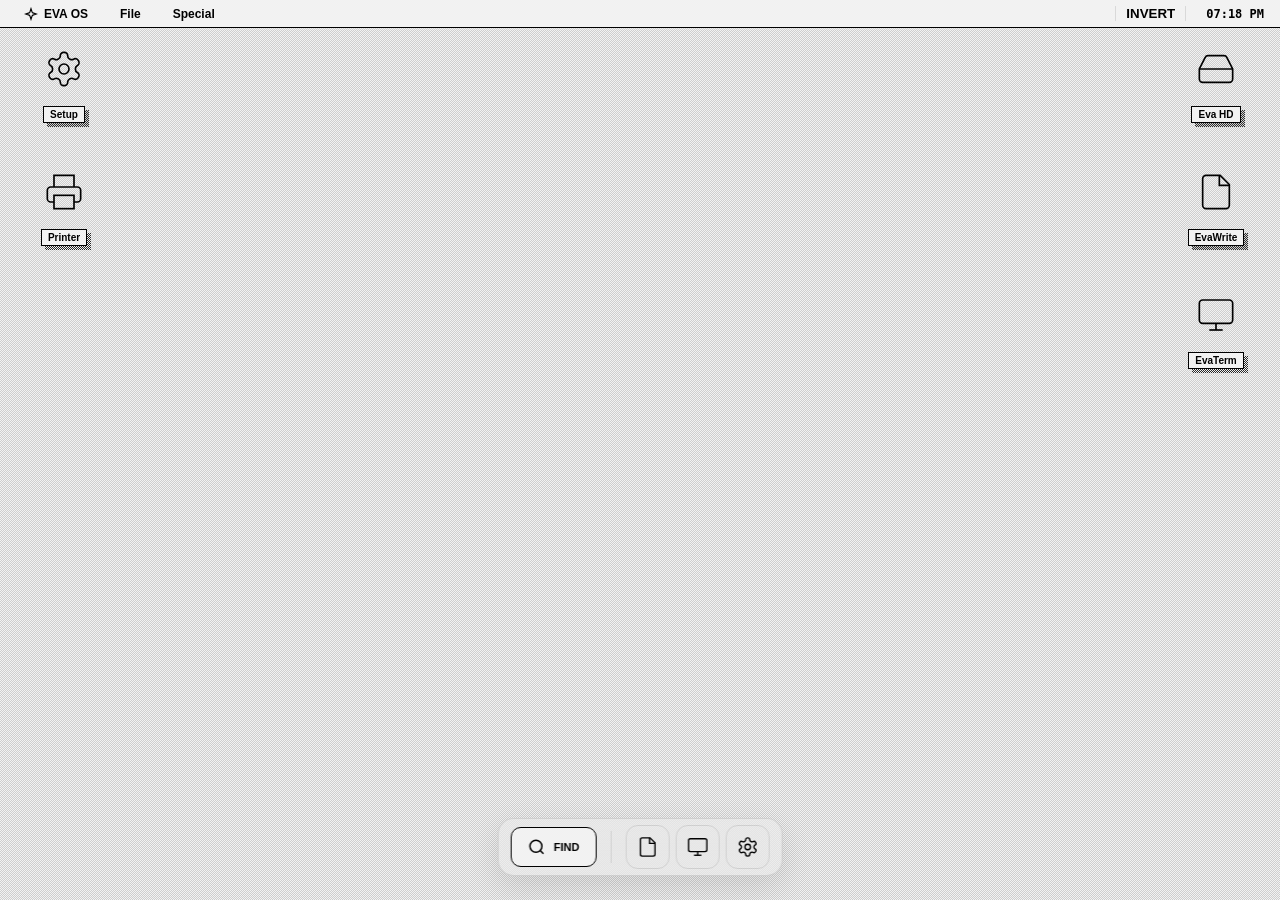
<file: docs/terminal-ui.html>
<!DOCTYPE html>
<html lang="en">
<head>
    <meta charset="UTF-8">
    <meta name="viewport" content="width=device-width, initial-scale=1.0">
    <title>Eva OS - Vanilla Edition</title>
    <style>
        /* --- Design Tokens --- */
        :root {
            --light-gray: #f2f2f2;
            --black: #000000;
            
            /* Theme Defaults (Light) */
            --bg-color: var(--light-gray);
            --text-color: var(--black);
            --border-color: var(--black);
            --dither-color: var(--black);
            --dock-bg: rgba(242, 242, 242, 0.4);
            --dock-border: rgba(0, 0, 0, 0.1);
            --window-shadow-opacity: 0.8;
            --desktop-pattern-opacity: 0.15;
        }

        /* --- Inverted Theme --- */
        body.dark-mode {
            --bg-color: var(--black);
            --text-color: var(--light-gray);
            --border-color: var(--light-gray);
            --dither-color: var(--light-gray);
            --dock-bg: rgba(0, 0, 0, 0.4);
            --dock-border: rgba(242, 242, 242, 0.2);
            --window-shadow-opacity: 0.3;
            --desktop-pattern-opacity: 0.25;
        }

        /* --- Global Reset & Base --- */
        * {
            box-sizing: border-box;
            margin: 0;
            padding: 0;
            user-select: none;
        }

        body {
            font-family: -apple-system, BlinkMacSystemFont, "Segoe UI", Roboto, Helvetica, Arial, sans-serif;
            background-color: var(--bg-color);
            color: var(--text-color);
            height: 100vh;
            width: 100vw;
            overflow: hidden;
            transition: background-color 0.5s ease, color 0.5s ease;
        }

        /* --- Desktop Patterns (CSS Reactive) --- */
        .desktop-canvas {
            position: absolute;
            inset: 0;
            pointer-events: none;
            opacity: var(--desktop-pattern-opacity);
            z-index: 0;
            background-color: transparent;
        }

        /* Pattern Definitions */
        body[data-pattern="dither"] .desktop-canvas {
            background-image: repeating-conic-gradient(var(--text-color) 0% 25%, transparent 0% 50%);
            background-size: 2px 2px;
        }
        body[data-pattern="grid"] .desktop-canvas {
            background-image: radial-gradient(var(--text-color) 0.5px, transparent 0);
            background-size: 4px 4px;
        }
        body[data-pattern="stripes"] .desktop-canvas {
            background-image: linear-gradient(45deg, var(--text-color) 0.5px, transparent 0.5px);
            background-size: 6px 6px;
        }
        body[data-pattern="coarse"] .desktop-canvas {
            background-image: repeating-conic-gradient(var(--text-color) 0% 25%, transparent 0% 50%);
            background-size: 4px 4px;
        }
        body[data-pattern="weave"] .desktop-canvas {
            background-image: 
                linear-gradient(45deg, var(--text-color) 0.5px, transparent 0.5px),
                linear-gradient(-45deg, var(--text-color) 0.5px, transparent 0.5px);
            background-size: 8px 8px;
        }
        body[data-pattern="plaid"] .desktop-canvas {
            background-image: 
                linear-gradient(var(--text-color) 0.5px, transparent 0.5px),
                linear-gradient(90deg, var(--text-color) 0.5px, transparent 0.5px);
            background-size: 10px 10px;
        }
        body[data-pattern="fine-grid"] .desktop-canvas {
            background-image: 
                linear-gradient(var(--text-color) 0.5px, transparent 0.5px),
                linear-gradient(90deg, var(--text-color) 0.5px, transparent 0.5px);
            background-size: 4px 4px;
        }

        /* --- Dither Shadow Utility --- */
        .dither-shadow {
            position: absolute;
            top: 4px;
            left: 4px;
            right: -4px;
            bottom: -4px;
            pointer-events: none;
            background-image: repeating-conic-gradient(var(--dither-color) 0% 25%, transparent 0% 50%);
            background-size: 2px 2px;
            opacity: var(--window-shadow-opacity);
            z-index: -1;
        }

        /* --- Header --- */
        header {
            position: absolute;
            top: -40px;
            left: 0;
            right: 0;
            height: 28px;
            background-color: var(--bg-color);
            border-bottom: 1px solid var(--border-color);
            display: flex;
            align-items: center;
            justify-content: space-between;
            padding: 0 16px;
            font-size: 12px;
            font-weight: bold;
            z-index: 1000;
            transition: top 0.7s ease-out;
        }

        header.ready { top: 0; }

        .menu-items { display: flex; gap: 16px; }
        .menu-items span { cursor: default; padding: 0 8px; }
        .menu-items span:hover { background: var(--text-color); color: var(--bg-color); }

        /* --- Desktop Icons --- */
        .desktop-area {
            position: relative;
            height: 100%;
            padding-top: 28px;
        }

        .icon-grid {
            position: absolute;
            top: 40px;
            display: flex;
            flex-direction: column;
            gap: 40px;
            padding: 0 24px;
        }
        .icon-grid.right { right: 0; }
        .icon-grid.left { left: 0; }

        .desktop-icon {
            display: flex;
            flex-direction: column;
            align-items: center;
            width: 80px;
            cursor: default;
            animation: fadeIn 0.5s ease-out forwards;
            opacity: 0;
        }

        @keyframes fadeIn { from { opacity: 0; transform: scale(0.9); } to { opacity: 1; transform: scale(1); } }

        .icon-visual {
            padding: 8px;
            border: 1px solid transparent;
            transition: background 0.1s;
        }
        .desktop-icon:active .icon-visual { background: var(--text-color); color: var(--bg-color); }

        .icon-label-wrap { position: relative; margin-top: 4px; }
        .icon-label {
            position: relative;
            background: var(--bg-color);
            border: 1px solid var(--border-color);
            font-size: 10px;
            font-weight: bold;
            padding: 2px 6px;
            white-space: nowrap;
        }

        /* --- Window System --- */
        .window {
            position: absolute;
            min-width: 250px;
            min-height: 150px;
            display: flex;
            flex-direction: column;
        }

        .window-frame {
            position: relative;
            display: flex;
            flex-direction: column;
            width: 100%;
            height: 100%;
            background: var(--bg-color);
            border: 1px solid var(--border-color);
        }

        .title-bar {
            height: 28px;
            border-bottom: 1px solid var(--border-color);
            display: flex;
            align-items: center;
            cursor: default;
        }

        .close-btn {
            width: 28px;
            height: 100%;
            border-right: 1px solid var(--border-color);
            display: flex;
            align-items: center;
            justify-content: center;
        }
        .close-btn:hover { background: var(--text-color); color: var(--bg-color); }
        .close-box { width: 10px; height: 10px; border: 1px solid currentColor; }

        .title-text {
            flex: 1;
            text-align: center;
            font-size: 11px;
            font-weight: bold;
            text-transform: uppercase;
            letter-spacing: 1px;
        }

        .window-content {
            flex: 1;
            padding: 16px;
            overflow: auto;
            font-family: "Georgia", serif;
            font-size: 16px;
            line-height: 1.4;
        }

        .resize-handle {
            position: absolute;
            bottom: 0;
            right: 0;
            width: 12px;
            height: 12px;
            cursor: nwse-resize;
            border-right: 1px solid var(--border-color);
            border-bottom: 1px solid var(--border-color);
            margin: 2px;
        }

        /* --- Setup App UI --- */
        .setup-section { margin-bottom: 20px; }
        .setup-title { font-size: 12px; font-weight: bold; text-transform: uppercase; margin-bottom: 10px; border-bottom: 1px solid var(--border-color); }
        .pattern-grid { display: grid; grid-template-columns: repeat(4, 1fr); gap: 10px; }
        
        .pattern-preview {
            aspect-ratio: 1;
            border: 1px solid var(--border-color);
            cursor: pointer;
            position: relative;
            background-color: var(--bg-color);
        }
        
        /* Mirror desktop patterns in preview */
        .pattern-preview[data-pattern="dither"] { background-image: repeating-conic-gradient(var(--text-color) 0% 25%, transparent 0% 50%); background-size: 2px 2px; }
        .pattern-preview[data-pattern="grid"] { background-image: radial-gradient(var(--text-color) 0.5px, transparent 0); background-size: 4px 4px; }
        .pattern-preview[data-pattern="stripes"] { background-image: linear-gradient(45deg, var(--text-color) 0.5px, transparent 0.5px); background-size: 6px 6px; }
        .pattern-preview[data-pattern="coarse"] { background-image: repeating-conic-gradient(var(--text-color) 0% 25%, transparent 0% 50%); background-size: 4px 4px; }
        .pattern-preview[data-pattern="weave"] { background-image: linear-gradient(45deg, var(--text-color) 0.5px, transparent 0.5px), linear-gradient(-45deg, var(--text-color) 0.5px, transparent 0.5px); background-size: 8px 8px; }
        .pattern-preview[data-pattern="plaid"] { background-image: linear-gradient(var(--text-color) 0.5px, transparent 0.5px), linear-gradient(90deg, var(--text-color) 0.5px, transparent 0.5px); background-size: 10px 10px; }
        .pattern-preview[data-pattern="fine-grid"] { background-image: linear-gradient(var(--text-color) 0.5px, transparent 0.5px), linear-gradient(90deg, var(--text-color) 0.5px, transparent 0.5px); background-size: 4px 4px; }

        .pattern-preview:hover, .pattern-preview.active { outline: 1px solid var(--text-color); outline-offset: 1px; }

        /* --- Terminal --- */
        .terminal-box {
            background: rgba(0,0,0,0.05);
            font-family: monospace;
            font-size: 13px;
            height: 100%;
            padding: 8px;
            overflow-y: auto;
        }
        .dark-mode .terminal-box { background: rgba(255,255,255,0.1); }

        /* --- Dock --- */
        footer {
            position: absolute;
            left: 50%;
            transform: translateX(-50%);
            bottom: -100px;
            z-index: 1000;
            transition: bottom 1s cubic-bezier(0.2, 0.8, 0.2, 1);
            transition-delay: 0.3s;
        }
        footer.ready { bottom: 24px; }

        .dock {
            display: flex;
            align-items: center;
            padding: 6px 12px;
            border-radius: 16px;
            border: 1px solid var(--dock-border);
            background: var(--dock-bg);
            backdrop-filter: blur(20px);
            box-shadow: 0 10px 30px rgba(0,0,0,0.1);
            gap: 6px;
        }

        .dock-btn {
            width: 44px;
            height: 44px;
            border-radius: 12px;
            border: 1px solid var(--dock-border);
            background: transparent;
            display: flex;
            align-items: center;
            justify-content: center;
            cursor: pointer;
            position: relative;
            color: inherit;
        }
        .dock-btn:hover { background: rgba(0,0,0,0.05); transform: translateY(-2px); }
        .dark-mode .dock-btn:hover { background: rgba(255,255,255,0.1); }

        .find-btn {
            padding: 0 16px;
            height: 40px;
            border: 1px solid var(--border-color);
            background: var(--bg-color);
            font-weight: bold;
            text-transform: uppercase;
            font-size: 11px;
            display: flex;
            align-items: center;
            gap: 8px;
            border-radius: 10px;
        }
        .find-btn:hover { background: var(--text-color); color: var(--bg-color); }

        .dock-separator {
            width: 1px;
            height: 32px;
            background: var(--dock-border);
            margin: 0 8px;
        }

        .indicator {
            position: absolute;
            bottom: -6px;
            width: 3px;
            height: 3px;
            background: var(--text-color);
            border-radius: 50%;
            display: none;
        }
        .is-running .indicator { display: block; }
    </style>
</head>
<body data-pattern="dither">
    <div class="desktop-canvas" id="desktop-bg"></div>

    <header id="main-header">
        <div class="menu-items">
            <span style="display:flex; align-items:center; gap:6px;">
                <svg width="14" height="14" viewBox="0 0 24 24" fill="none" stroke="currentColor" stroke-width="2"><path d="m12 3-1.912 5.813a2 2 0 0 1-1.275 1.275L3 12l5.813 1.912a2 2 0 0 1 1.275 1.275L12 21l1.912-5.813a2 2 0 0 1 1.275-1.275L21 12l-5.813-1.912a2 2 0 0 1-1.275-1.275L12 3Z"/></svg>
                EVA OS
            </span>
            <span>File</span>
            <span>Special</span>
        </div>
        <div style="display:flex; align-items:center; gap:20px;">
            <button onclick="toggleTheme()" style="background:none; border:none; color:inherit; font-weight:bold; cursor:pointer; padding: 0 10px; border-left: 1px solid var(--dock-border); border-right: 1px solid var(--dock-border);">
                INVERT
            </button>
            <span id="clock" style="font-family:monospace;">00:00 AM</span>
        </div>
    </header>

    <main class="desktop-area" id="desktop">
        <!-- Icons Left -->
        <div class="icon-grid left">
            <div class="desktop-icon" onclick="openApp('pref')">
                <div class="icon-visual"><svg width="40" height="40" viewBox="0 0 24 24" fill="none" stroke="currentColor" stroke-width="1"><path d="M12.22 2h-.44a2 2 0 0 0-2 2v.18a2 2 0 0 1-1 1.73l-.43.25a2 2 0 0 1-2 0l-.15-.08a2 2 0 0 0-2.73.73l-.22.38a2 2 0 0 0 .73 2.73l.15.1a2 2 0 0 1 1 1.72v.51a2 2 0 0 1-1 1.74l-.15.09a2 2 0 0 0-.73 2.73l.22.38a2 2 0 0 0 2.73.73l.15-.08a2 2 0 0 1 2 0l.43.25a2 2 0 0 1 1 1.73V20a2 2 0 0 0 2 2h.44a2 2 0 0 0 2-2v-.18a2 2 0 0 1 1-1.73l.43-.25a2 2 0 0 1 2 0l.15.08a2 2 0 0 0 2.73-.73l.22-.39a2 2 0 0 0-.73-2.73l-.15-.08a2 2 0 0 1-1-1.74v-.5a2 2 0 0 1 1-1.74l.15-.09a2 2 0 0 0 .73-2.73l-.22-.38a2 2 0 0 0-2.73-.73l-.15.08a2 2 0 0 1-2 0l-.43-.25a2 2 0 0 1-1-1.73V4a2 2 0 0 0-2-2z"/><circle cx="12" cy="12" r="3"/></svg></div>
                <div class="icon-label-wrap">
                    <div class="dither-shadow"></div>
                    <div class="icon-label">Setup</div>
                </div>
            </div>
            <div class="desktop-icon" onclick="openApp('print')">
                <div class="icon-visual"><svg width="40" height="40" viewBox="0 0 24 24" fill="none" stroke="currentColor" stroke-width="1"><polyline points="6 9 6 2 18 2 18 9"/><path d="M6 18H4a2 2 0 0 1-2-2v-5a2 2 0 0 1 2-2h16a2 2 0 0 1 2 2v5a2 2 0 0 1-2 2h-2"/><rect x="6" y="14" width="12" height="8"/></svg></div>
                <div class="icon-label-wrap">
                    <div class="dither-shadow"></div>
                    <div class="icon-label">Printer</div>
                </div>
            </div>
        </div>

        <!-- Icons Right -->
        <div class="icon-grid right">
            <div class="desktop-icon">
                <div class="icon-visual"><svg width="40" height="40" viewBox="0 0 24 24" fill="none" stroke="currentColor" stroke-width="1"><path d="M22 12H2"/><path d="M5.45 5.11 2 12v6a2 2 0 0 0 2 2h16a2 2 0 0 0 2-2v-6l-3.45-6.89A2 2 0 0 0 16.76 4H7.24a2 2 0 0 0-1.79 1.11z"/><line x1="6" y1="16" x2="6.01" y2="16"/><line x1="10" y1="16" x2="10.01" y2="16"/></svg></div>
                <div class="icon-label-wrap">
                    <div class="dither-shadow"></div>
                    <div class="icon-label">Eva HD</div>
                </div>
            </div>
            <div class="desktop-icon" onclick="openApp('write')">
                <div class="icon-visual"><svg width="40" height="40" viewBox="0 0 24 24" fill="none" stroke="currentColor" stroke-width="1"><path d="M14.5 2H6a2 2 0 0 0-2 2v16a2 2 0 0 0 2 2h12a2 2 0 0 0 2-2V7.5L14.5 2z"/><polyline points="14 2 14 8 20 8"/></svg></div>
                <div class="icon-label-wrap">
                    <div class="dither-shadow"></div>
                    <div class="icon-label">EvaWrite</div>
                </div>
            </div>
            <div class="desktop-icon" onclick="openApp('term')">
                <div class="icon-visual"><svg width="40" height="40" viewBox="0 0 24 24" fill="none" stroke="currentColor" stroke-width="1"><rect x="2" y="3" width="20" height="14" rx="2" ry="2"/><line x1="8" y1="21" x2="16" y2="21"/><line x1="12" y1="17" x2="12" y2="21"/></svg></div>
                <div class="icon-label-wrap">
                    <div class="dither-shadow"></div>
                    <div class="icon-label">EvaTerm</div>
                </div>
            </div>
        </div>
    </main>

    <footer id="main-footer">
        <div class="dock">
            <button class="find-btn">
                <svg width="18" height="18" viewBox="0 0 24 24" fill="none" stroke="currentColor" stroke-width="2"><circle cx="11" cy="11" r="8"/><line x1="21" y1="21" x2="16.65" y2="16.65"/></svg>
                Find
            </button>
            <div class="dock-separator"></div>
            <button class="dock-btn" onclick="openApp('write')" id="dock-write">
                <svg width="22" height="22" viewBox="0 0 24 24" fill="none" stroke="currentColor" stroke-width="1.5"><path d="M14.5 2H6a2 2 0 0 0-2 2v16a2 2 0 0 0 2 2h12a2 2 0 0 0 2-2V7.5L14.5 2z"/><polyline points="14 2 14 8 20 8"/></svg>
                <div class="indicator"></div>
            </button>
            <button class="dock-btn" onclick="openApp('term')" id="dock-term">
                <svg width="22" height="22" viewBox="0 0 24 24" fill="none" stroke="currentColor" stroke-width="1.5"><rect x="2" y="3" width="20" height="14" rx="2" ry="2"/><line x1="8" y1="21" x2="16" y2="21"/><line x1="12" y1="17" x2="12" y2="21"/></svg>
                <div class="indicator"></div>
            </button>
            <button class="dock-btn" onclick="openApp('pref')" id="dock-pref">
                <svg width="22" height="22" viewBox="0 0 24 24" fill="none" stroke="currentColor" stroke-width="1.5"><path d="M12.22 2h-.44a2 2 0 0 0-2 2v.18a2 2 0 0 1-1 1.73l-.43.25a2 2 0 0 1-2 0l-.15-.08a2 2 0 0 0-2.73.73l-.22.38a2 2 0 0 0 .73 2.73l.15.1a2 2 0 0 1 1 1.72v.51a2 2 0 0 1-1 1.74l-.15.09a2 2 0 0 0-.73 2.73l.22.38a2 2 0 0 0 2.73.73l.15-.08a2 2 0 0 1 2 0l.43.25a2 2 0 0 1 1 1.73V20a2 2 0 0 0 2 2h.44a2 2 0 0 0 2-2v-.18a2 2 0 0 1 1-1.73l.43-.25a2 2 0 0 1 2 0l.15.08a2 2 0 0 0 2.73-.73l.22-.39a2 2 0 0 0-.73-2.73l-.15-.08a2 2 0 0 1-1-1.74v-.5a2 2 0 0 1 1-1.74l.15-.09a2 2 0 0 0 .73-2.73l-.22-.38a2 2 0 0 0-2.73-.73l-.15.08a2 2 0 0 1-2 0l-.43-.25a2 2 0 0 1-1-1.73V4a2 2 0 0 0-2-2z"/><circle cx="12" cy="12" r="3"/></svg>
                <div class="indicator"></div>
            </button>
        </div>
    </footer>

    <script>
        /* --- State --- */
        const apps = {
            write: { title: 'EvaWrite', content: 'Eva OS Documentation\n\n1. Vanilla HTML/JS Structure.\n2. 1px line ethos.\n3. Reactive Desktop Patterns.\n4. Optimized for theme switching.' },
            term: { title: 'EvaTerm', isTerminal: true },
            pref: { title: 'Setup', isSetup: true },
            print: { title: 'Printer', content: 'Queue: 0 items\nStatus: Online' }
        };
        const openWindows = {};
        let zIndexCounter = 100;

        /* --- Pattern definitions --- */
        const patterns = [
            { id: 'dither', label: 'Checker' },
            { id: 'grid', label: 'Fine Dot' },
            { id: 'stripes', label: 'Diagonal' },
            { id: 'coarse', label: 'Coarse' },
            { id: 'weave', label: 'Weave' },
            { id: 'plaid', label: 'Plaid' },
            { id: 'fine-grid', label: 'Fine Grid' },
            { id: 'none', label: 'Solid' }
        ];

        /* --- Initialization --- */
        window.onload = () => {
            setTimeout(() => {
                document.getElementById('main-header').classList.add('ready');
                document.getElementById('main-footer').classList.add('ready');
            }, 600);
            updateClock();
            setInterval(updateClock, 1000);
        };

        function updateClock() {
            const now = new Date();
            document.getElementById('clock').innerText = now.toLocaleTimeString([], { hour: '2-digit', minute: '2-digit' });
        }

        function toggleTheme() {
            document.body.classList.toggle('dark-mode');
        }

        function setPattern(id) {
            document.body.dataset.pattern = id;
            // Highlight active in setup if open
            document.querySelectorAll('.pattern-preview').forEach((el) => {
                el.classList.toggle('active', el.dataset.pattern === id);
            });
        }

        /* --- App Management --- */
        function openApp(id) {
            if (openWindows[id]) {
                focusWindow(id);
                return;
            }

            const app = apps[id];
            const win = document.createElement('div');
            win.className = 'window';
            win.id = `window-${id}`;
            win.style.left = (100 + Object.keys(openWindows).length * 40) + 'px';
            win.style.top = (100 + Object.keys(openWindows).length * 40) + 'px';
            win.style.width = app.isSetup ? '380px' : '440px';
            win.style.height = app.isSetup ? '360px' : '320px';

            win.innerHTML = `
                <div class="dither-shadow"></div>
                <div class="window-frame">
                    <div class="title-bar" onmousedown="startDrag(event, '${id}')">
                        <div class="close-btn" onclick="closeApp('${id}')">
                            <div class="close-box"></div>
                        </div>
                        <div class="title-text">${app.title}</div>
                        <div style="width:28px"></div>
                    </div>
                    <div class="window-content" id="content-${id}">
                        ${app.isTerminal ? renderTerminal() : app.isSetup ? renderSetup() : `<pre style="white-space:pre-wrap; font-family:inherit;">${app.content}</pre>`}
                    </div>
                    <div class="resize-handle" onmousedown="startResize(event, '${id}')"></div>
                </div>
            `;

            document.getElementById('desktop').appendChild(win);
            openWindows[id] = win;
            document.getElementById(`dock-${id}`)?.classList.add('is-running');
            focusWindow(id);
        }

        function closeApp(id) {
            const win = openWindows[id];
            if (win) {
                win.remove();
                delete openWindows[id];
                document.getElementById(`dock-${id}`)?.classList.remove('is-running');
            }
        }

        function focusWindow(id) {
            Object.values(openWindows).forEach(w => w.style.zIndex = 40);
            openWindows[id].style.zIndex = zIndexCounter++;
        }

        /* --- Custom UI Renderers --- */
        function renderSetup() {
            const currentPattern = document.body.dataset.pattern;
            let patternHTML = patterns.map((p) => `
                <div class="pattern-preview ${currentPattern === p.id ? 'active' : ''}" 
                     data-pattern="${p.id}"
                     onclick="setPattern('${p.id}')" 
                     title="${p.label}">
                    <div style="position:absolute; bottom:2px; left:2px; font-size:7px; background:var(--bg-color); border:1px solid var(--border-color); padding:0 2px; pointer-events:none;">${p.label}</div>
                </div>
            `).join('');

            return `
                <div class="setup-section">
                    <div class="setup-title">Desktop Patterns</div>
                    <div class="pattern-grid">${patternHTML}</div>
                </div>
                <div class="setup-section">
                    <div class="setup-title">System Info</div>
                    <div style="font-size:12px; line-height:1.6;">
                        Eva OS Version: 1.3.2<br>
                        Engine: Vanilla CSS Reactive<br>
                        Theme: High Contrast Paper
                    </div>
                </div>
            `;
        }

        function renderTerminal() {
            return `
                <div class="terminal-box">
                    <div>Eva Kernel v1.3.2-LISA</div>
                    <div>(c) 1983 Eva Corp.</div>
                    <div style="margin-top:8px;">> help</div>
                    <div>Available: help, ver, cls, date</div>
                    <div style="margin-top:8px; display:flex;">
                        <span style="margin-right:8px;">></span>
                        <input type="text" id="term-input" style="background:none; border:none; color:inherit; outline:none; font-family:inherit; flex:1;" onkeydown="handleTerminal(event)">
                    </div>
                </div>
            `;
        }

        function handleTerminal(e) {
            if (e.key === 'Enter') {
                const val = e.target.value;
                const parent = e.target.parentElement;
                const box = parent.parentElement;
                const log = document.createElement('div');
                log.innerText = `> ${val}`;
                box.insertBefore(log, parent);
                const res = document.createElement('div');
                if (val === 'help') res.innerText = 'Available: help, ver, cls, date';
                else if (val === 'ver') res.innerText = 'Eva OS 1.3.2 (Build 8303)';
                else if (val === 'date') res.innerText = new Date().toString();
                else if (val === 'cls') {
                    [...box.querySelectorAll('div:not(:last-child)')].forEach(n => n.remove());
                    e.target.value = '';
                    return;
                }
                else res.innerText = `Unknown command: ${val}`;
                box.insertBefore(res, parent);
                e.target.value = '';
                box.scrollTop = box.scrollHeight;
            }
        }

        /* --- Window Interaction --- */
        let activeAction = null;
        function startDrag(e, id) {
            if (e.target.closest('.close-btn')) return;
            focusWindow(id);
            activeAction = { type: 'drag', id, startX: e.clientX, startY: e.clientY, initialX: openWindows[id].offsetLeft, initialY: openWindows[id].offsetTop };
            window.addEventListener('mousemove', handleAction);
            window.addEventListener('mouseup', stopAction);
        }
        function startResize(e, id) {
            e.stopPropagation();
            focusWindow(id);
            activeAction = { type: 'resize', id, startX: e.clientX, startY: e.clientY, initialW: openWindows[id].offsetWidth, initialH: openWindows[id].offsetHeight };
            window.addEventListener('mousemove', handleAction);
            window.addEventListener('mouseup', stopAction);
        }
        function handleAction(e) {
            if (!activeAction) return;
            const win = openWindows[activeAction.id];
            if (activeAction.type === 'drag') {
                win.style.left = (activeAction.initialX + (e.clientX - activeAction.startX)) + 'px';
                win.style.top = (activeAction.initialY + (e.clientY - activeAction.startY)) + 'px';
            } else if (activeAction.type === 'resize') {
                win.style.width = Math.max(250, activeAction.initialW + (e.clientX - activeAction.startX)) + 'px';
                win.style.height = Math.max(150, activeAction.initialH + (e.clientY - activeAction.startY)) + 'px';
            }
        }
        function stopAction() {
            activeAction = null;
            window.removeEventListener('mousemove', handleAction);
            window.removeEventListener('mouseup', stopAction);
        }
    </script>
</body>
</html>
</file>
<file: shared/styles/base.css>
/**
 * NEXUS Base Styles
 * Reset and foundational styles
 */

@import './tokens.css';

/* ═══════════════════════════════════════════════════════════
   RESET
   ═══════════════════════════════════════════════════════════ */

*, *::before, *::after {
  box-sizing: border-box;
  margin: 0;
  padding: 0;
}

html {
  font-size: 16px;
  -webkit-text-size-adjust: 100%;
}

body {
  font-family: var(--nx-font);
  font-size: var(--nx-text-base);
  line-height: 1.6;
  color: var(--nx-fg);
  background: var(--nx-bg);
  min-height: 100vh;
  -webkit-font-smoothing: antialiased;
}

/* ═══════════════════════════════════════════════════════════
   TYPOGRAPHY
   ═══════════════════════════════════════════════════════════ */

h1, h2, h3, h4 {
  color: var(--nx-primary);
  font-weight: bold;
  letter-spacing: 0.05em;
}

h1 {
  font-size: var(--nx-text-lg);
  text-shadow: var(--nx-glow);
}

p {
  margin: var(--nx-sm) 0;
  color: var(--nx-fg-dim);
}

a {
  color: var(--nx-primary);
  text-decoration: none;
}

a:hover {
  text-decoration: underline;
}

strong {
  color: var(--nx-primary);
}

em {
  color: var(--nx-fg-dim);
}

code {
  font-family: var(--nx-font);
  font-size: var(--nx-text-sm);
  color: var(--nx-primary);
  background: var(--nx-bg-raised);
  padding: var(--nx-xs) var(--nx-sm);
}

/* ═══════════════════════════════════════════════════════════
   LAYOUT UTILITIES
   ═══════════════════════════════════════════════════════════ */

.stack {
  display: flex;
  flex-direction: column;
  gap: var(--nx-md);
}

.stack-sm { gap: var(--nx-sm); }
.stack-lg { gap: var(--nx-lg); }

.row {
  display: flex;
  align-items: center;
  gap: var(--nx-md);
}

.row-between {
  justify-content: space-between;
}

.fill {
  flex: 1;
  min-width: 0;
}

/* ═══════════════════════════════════════════════════════════
   FOCUS & SELECTION
   ═══════════════════════════════════════════════════════════ */

:focus-visible {
  outline: var(--nx-thick) solid var(--nx-primary);
  outline-offset: 2px;
}

::selection {
  background: var(--nx-primary);
  color: var(--nx-bg);
}

/* ═══════════════════════════════════════════════════════════
   SCROLLBAR - Dither pattern
   ═══════════════════════════════════════════════════════════ */

::-webkit-scrollbar {
  width: 10px;
  height: 10px;
}

::-webkit-scrollbar-track {
  background: var(--nx-bg);
  border-left: var(--nx-thin) solid var(--nx-border);
}

::-webkit-scrollbar-thumb {
  background-color: var(--nx-bg);
  background-image: var(--nx-dither);
  background-size: var(--nx-dither-size);
  border: var(--nx-thin) solid var(--nx-primary);
}

::-webkit-scrollbar-thumb:hover {
  background-color: var(--nx-primary);
  background-image: none;
}

::-webkit-scrollbar-corner {
  background: var(--nx-bg);
}
</file>
